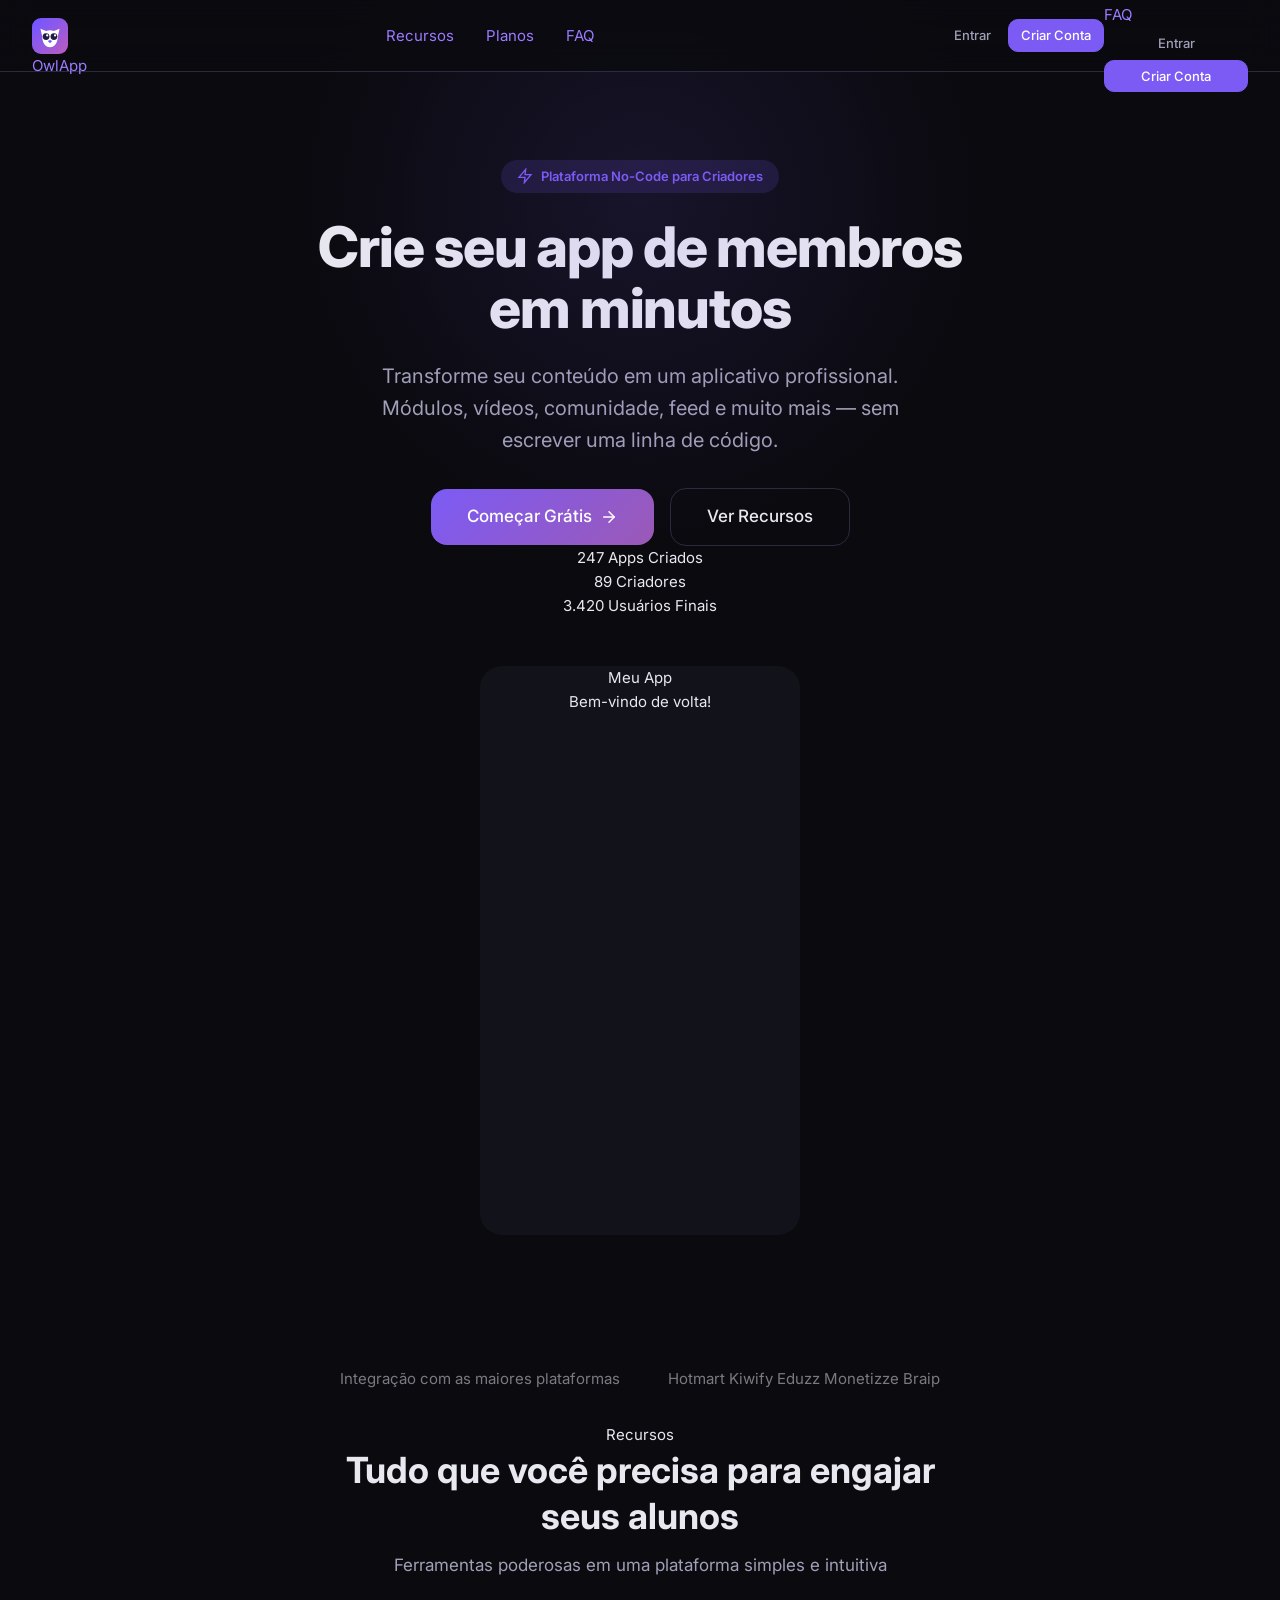
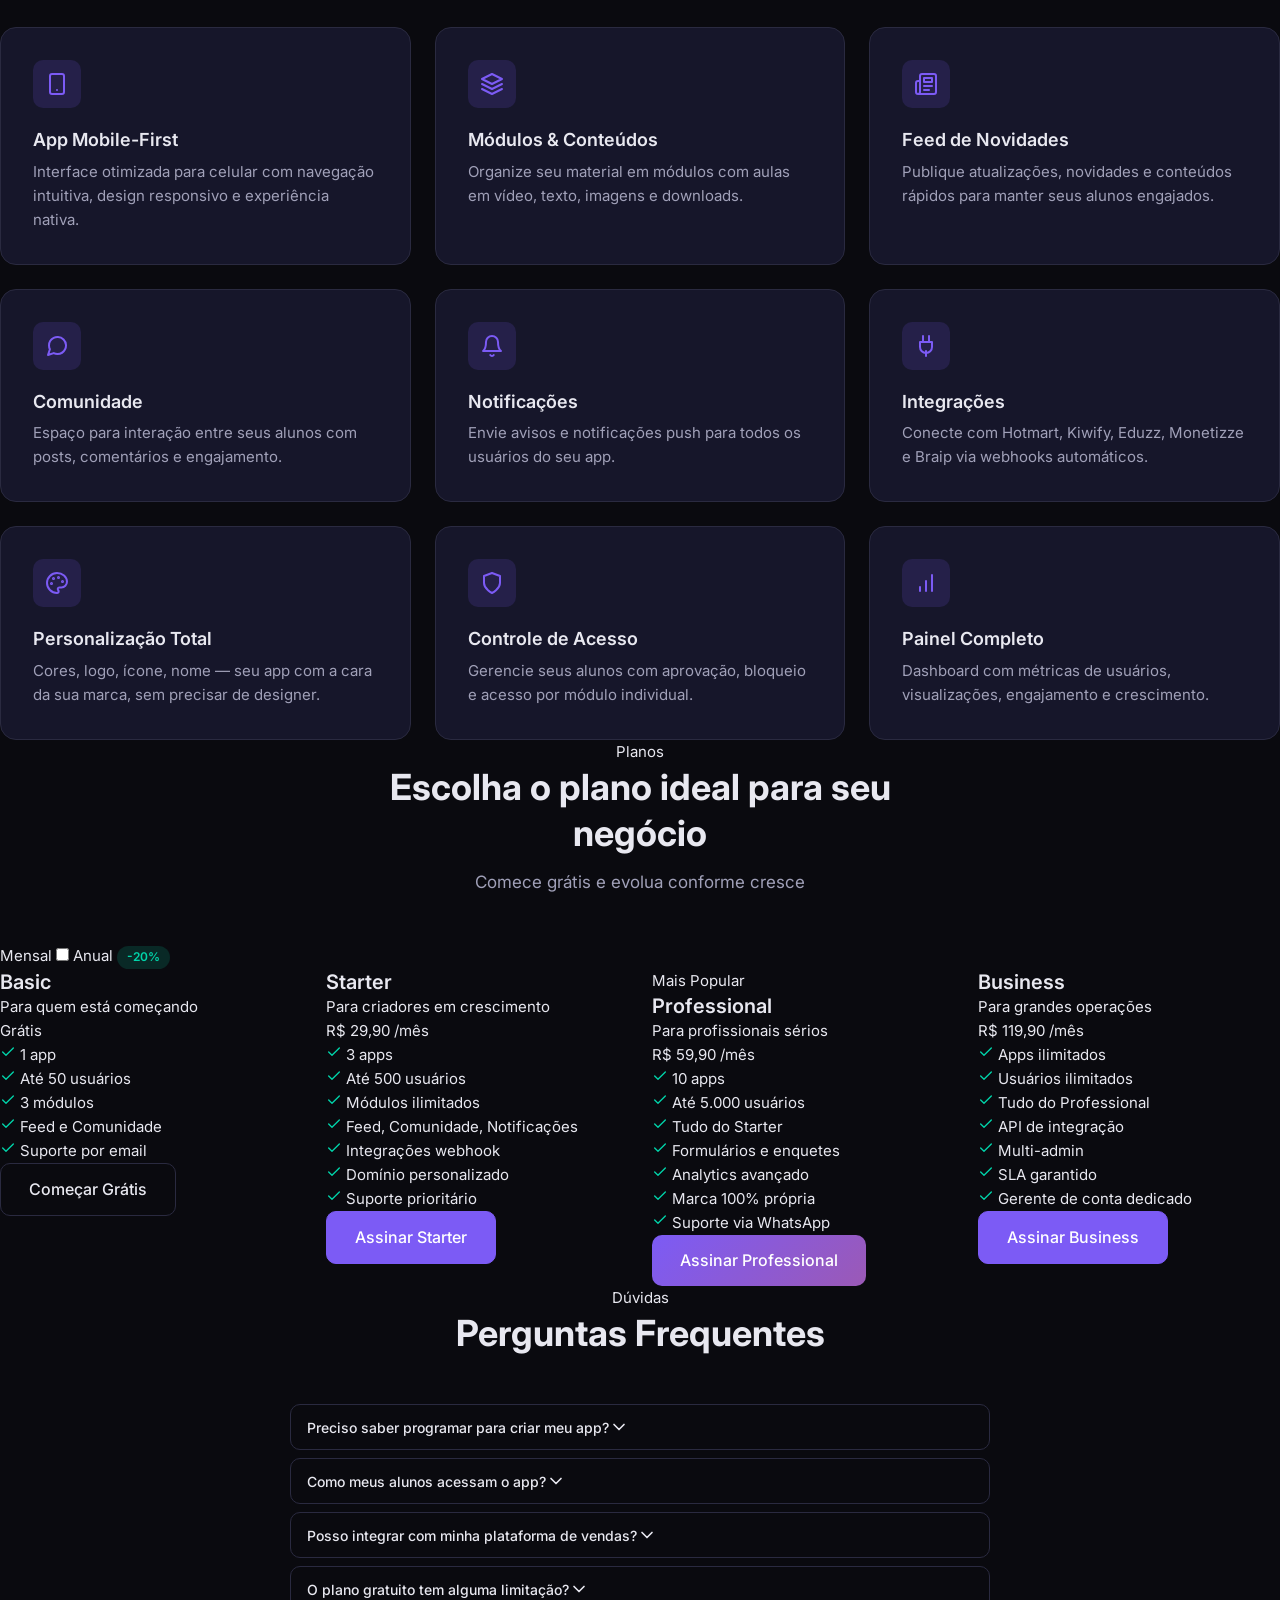
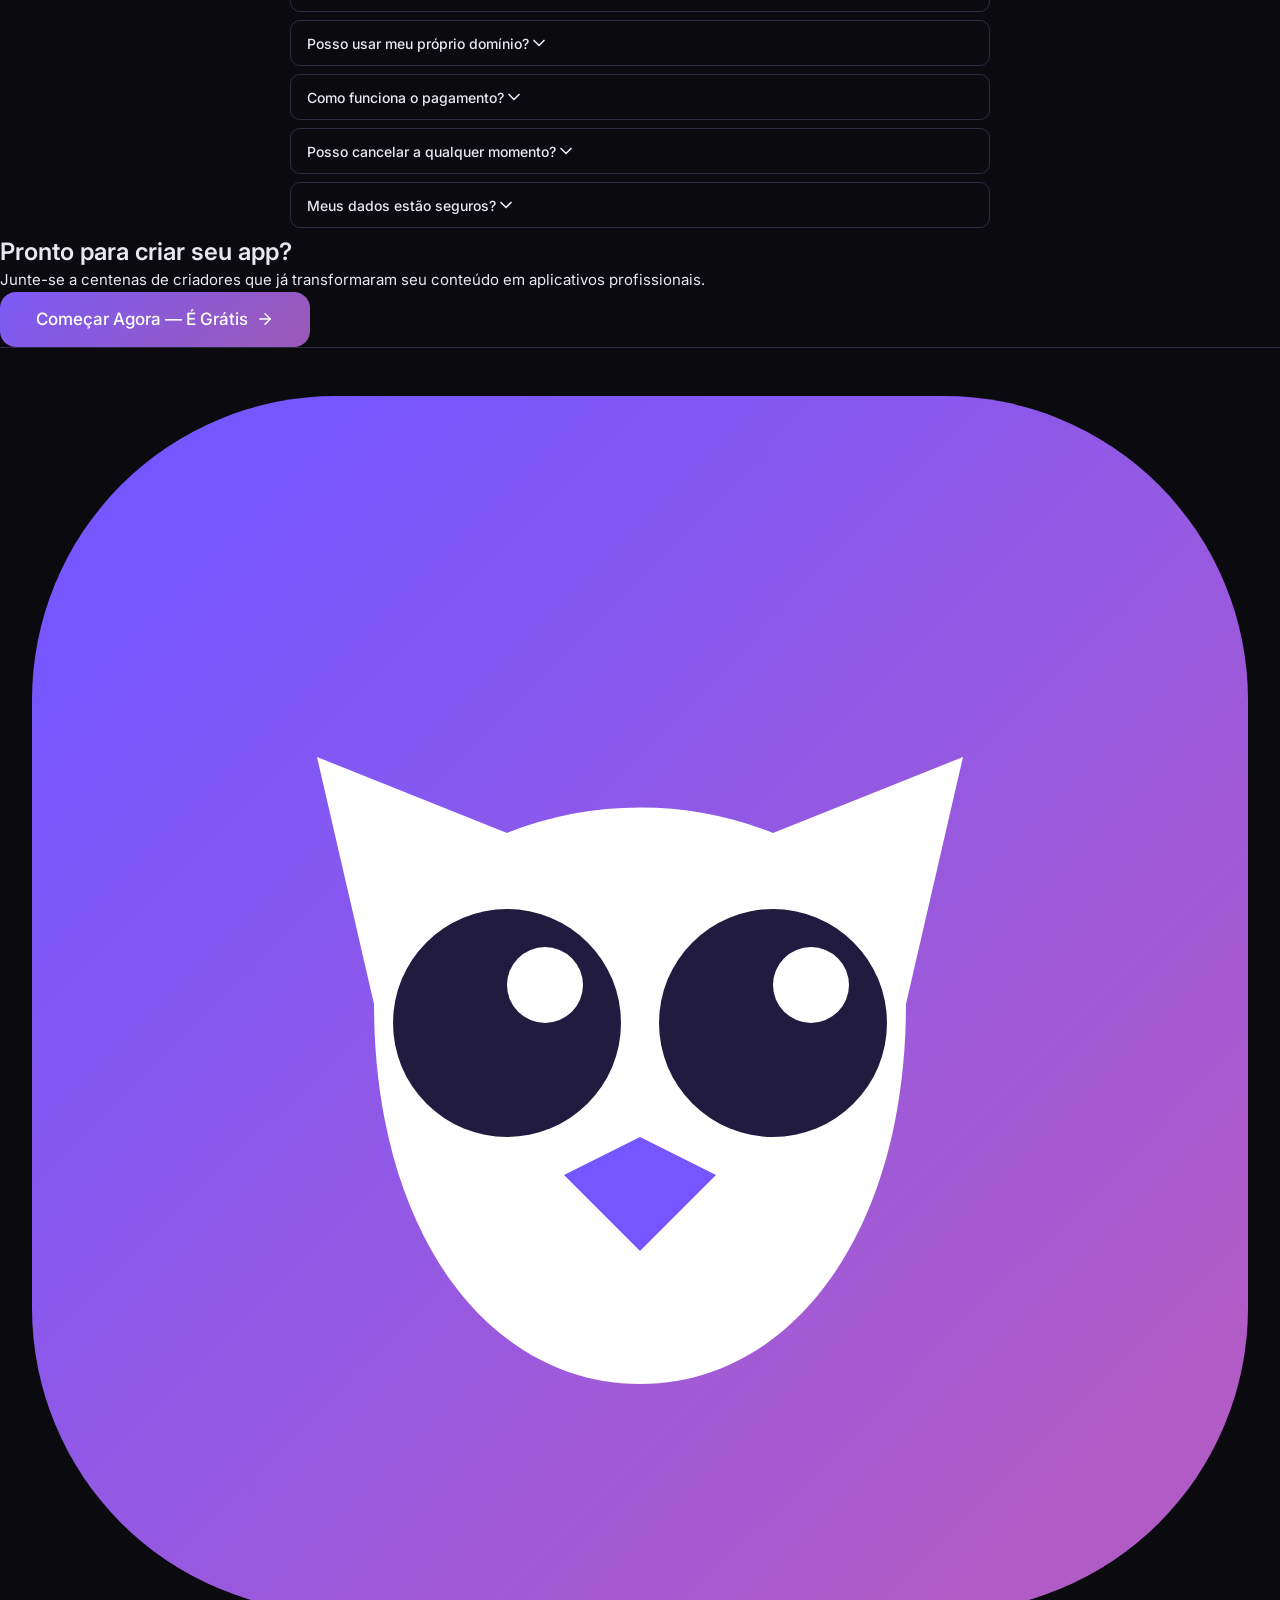
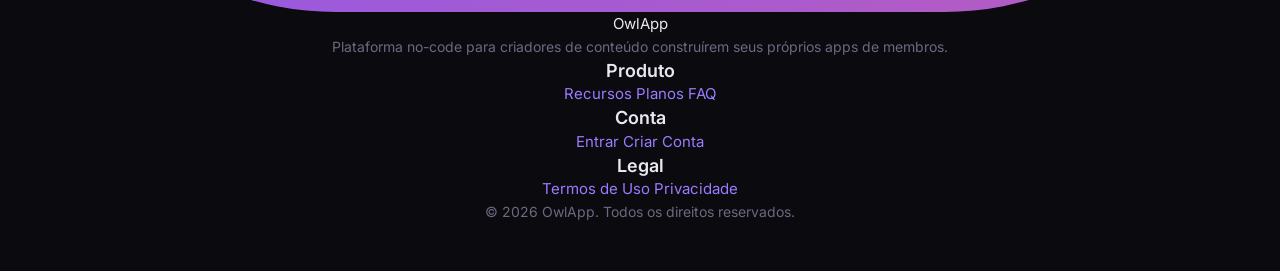
<file: index.html>
<!DOCTYPE html>
<html lang="pt-BR" data-theme="dark">
<head>
    <meta charset="UTF-8">
    <meta name="viewport" content="width=device-width, initial-scale=1.0">
    <meta name="description" content="OwlApp – Crie seu próprio app de área de membros em minutos. Sem código, sem complicação.">
    <meta name="theme-color" content="#7c3aed">
    <title>OwlApp – Crie seu App de Membros</title>
    <link rel="icon" href="owlapp-logo.svg" type="image/svg+xml">
    <link rel="preconnect" href="https://fonts.googleapis.com">
    <link rel="preconnect" href="https://fonts.gstatic.com" crossorigin>
    <link href="https://fonts.googleapis.com/css2?family=Inter:wght@300;400;500;600;700;800;900&display=swap" rel="stylesheet">
    <link rel="stylesheet" href="css/style.css">
</head>
<body>

    <!-- ========== NAVBAR ========== -->
    <nav class="landing-navbar" id="landingNavbar">
        <div class="landing-navbar-inner">
            <a href="/" class="landing-navbar-logo">
                <img src="owlapp-logo.svg" alt="OwlApp" class="landing-logo-img" id="landingLogoImg">
                <span class="landing-logo-text">OwlApp</span>
            </a>
            <div class="landing-navbar-links" id="landingNavLinks">
                <a href="#features" class="landing-nav-link">Recursos</a>
                <a href="#pricing" class="landing-nav-link">Planos</a>
                <a href="#faq" class="landing-nav-link">FAQ</a>
            </div>
            <div class="landing-navbar-actions">
                <button class="btn btn-ghost btn-sm" id="btnThemeToggleLanding" onclick="toggleTheme()" aria-label="Alternar tema">
                    <span id="themeIconLanding"></span>
                </button>
                <a href="login.html" class="btn btn-ghost btn-sm" id="btnLoginNav">Entrar</a>
                <a href="cadastro.html" class="btn btn-primary btn-sm" id="btnCadastroNav">Criar Conta</a>
                <button class="landing-mobile-toggle btn btn-ghost btn-icon btn-sm" id="btnMobileMenu" onclick="LandingPage.toggleMobileMenu()">
                    <svg width="24" height="24" viewBox="0 0 24 24" fill="none" stroke="currentColor" stroke-width="2" stroke-linecap="round" stroke-linejoin="round"><line x1="3" y1="12" x2="21" y2="12"/><line x1="3" y1="6" x2="21" y2="6"/><line x1="3" y1="18" x2="21" y2="18"/></svg>
                </button>
            </div>
        </div>
        <!-- Mobile Menu -->
        <div class="landing-mobile-menu" id="landingMobileMenu">
            <a href="#features" class="landing-mobile-link" onclick="LandingPage.closeMobileMenu()">Recursos</a>
            <a href="#pricing" class="landing-mobile-link" onclick="LandingPage.closeMobileMenu()">Planos</a>
            <a href="#faq" class="landing-mobile-link" onclick="LandingPage.closeMobileMenu()">FAQ</a>
            <div class="landing-mobile-actions">
                <a href="login.html" class="btn btn-ghost btn-sm" style="width:100%">Entrar</a>
                <a href="cadastro.html" class="btn btn-primary btn-sm" style="width:100%">Criar Conta</a>
            </div>
        </div>
    </nav>

    <!-- ========== HERO ========== -->
    <section class="landing-hero" id="hero">
        <div class="landing-hero-glow"></div>
        <div class="landing-hero-content">
            <div class="landing-hero-badge">
                <svg width="16" height="16" viewBox="0 0 24 24" fill="none" stroke="currentColor" stroke-width="2"><polygon points="13 2 3 14 12 14 11 22 21 10 12 10 13 2"/></svg>
                Plataforma No-Code para Criadores
            </div>
            <h1 class="landing-hero-title">
                Crie seu <span class="text-gradient">app de membros</span><br>
                em minutos
            </h1>
            <p class="landing-hero-subtitle">
                Transforme seu conteúdo em um aplicativo profissional. 
                Módulos, vídeos, comunidade, feed e muito mais — sem escrever uma linha de código.
            </p>
            <div class="landing-hero-buttons">
                <a href="cadastro.html" class="btn btn-gradient btn-xl">
                    Começar Grátis
                    <svg width="20" height="20" viewBox="0 0 24 24" fill="none" stroke="currentColor" stroke-width="2" stroke-linecap="round" stroke-linejoin="round"><line x1="5" y1="12" x2="19" y2="12"/><polyline points="12 5 19 12 12 19"/></svg>
                </a>
                <a href="#features" class="btn btn-secondary btn-xl">
                    Ver Recursos
                </a>
            </div>
            <div class="landing-hero-stats" id="heroStats">
                <div class="landing-hero-stat">
                    <span class="landing-hero-stat-number" id="statApps">0</span>
                    <span class="landing-hero-stat-label">Apps Criados</span>
                </div>
                <div class="landing-hero-stat">
                    <span class="landing-hero-stat-number" id="statCreators">0</span>
                    <span class="landing-hero-stat-label">Criadores</span>
                </div>
                <div class="landing-hero-stat">
                    <span class="landing-hero-stat-number" id="statUsers">0</span>
                    <span class="landing-hero-stat-label">Usuários Finais</span>
                </div>
            </div>
        </div>
        <div class="landing-hero-mockup">
            <div class="landing-phone-mockup" id="phoneMockup">
                <div class="landing-phone-screen">
                    <div class="landing-phone-header">
                        <div class="landing-phone-notch"></div>
                    </div>
                    <div class="landing-phone-content" id="phoneMockupContent">
                        <div class="landing-mockup-app-header">
                            <div class="landing-mockup-avatar"></div>
                            <div>
                                <div class="landing-mockup-title">Meu App</div>
                                <div class="landing-mockup-subtitle">Bem-vindo de volta!</div>
                            </div>
                        </div>
                        <div class="landing-mockup-card"></div>
                        <div class="landing-mockup-card landing-mockup-card-sm"></div>
                        <div class="landing-mockup-card landing-mockup-card-sm"></div>
                        <div class="landing-mockup-nav">
                            <div class="landing-mockup-nav-item active"></div>
                            <div class="landing-mockup-nav-item"></div>
                            <div class="landing-mockup-nav-item"></div>
                            <div class="landing-mockup-nav-item"></div>
                        </div>
                    </div>
                </div>
            </div>
        </div>
    </section>

    <!-- ========== LOGOS ========== -->
    <section class="landing-logos" id="logos">
        <p class="landing-logos-text">Integração com as maiores plataformas</p>
        <div class="landing-logos-row" id="logosRow">
            <span class="landing-logo-item">Hotmart</span>
            <span class="landing-logo-item">Kiwify</span>
            <span class="landing-logo-item">Eduzz</span>
            <span class="landing-logo-item">Monetizze</span>
            <span class="landing-logo-item">Braip</span>
        </div>
    </section>

    <!-- ========== FEATURES ========== -->
    <section class="landing-features" id="features">
        <div class="landing-section-header">
            <div class="landing-section-badge">Recursos</div>
            <h2 class="landing-section-title">Tudo que você precisa para <span class="text-gradient">engajar seus alunos</span></h2>
            <p class="landing-section-subtitle">Ferramentas poderosas em uma plataforma simples e intuitiva</p>
        </div>
        <div class="landing-features-grid" id="featuresGrid">
            <!-- Rendered by JS -->
        </div>
    </section>

    <!-- ========== PRICING ========== -->
    <section class="landing-pricing" id="pricing">
        <div class="landing-section-header">
            <div class="landing-section-badge">Planos</div>
            <h2 class="landing-section-title">Escolha o plano ideal para <span class="text-gradient">seu negócio</span></h2>
            <p class="landing-section-subtitle">Comece grátis e evolua conforme cresce</p>
        </div>
        <div class="landing-billing-toggle" id="billingToggle">
            <span class="landing-billing-label" id="billingMonthlyLabel">Mensal</span>
            <label class="toggle-switch">
                <input type="checkbox" id="billingToggleInput" onchange="LandingPage.toggleBilling()">
                <span class="toggle-slider"></span>
            </label>
            <span class="landing-billing-label" id="billingYearlyLabel">
                Anual <span class="badge badge-success">-20%</span>
            </span>
        </div>
        <div class="landing-pricing-grid" id="pricingGrid">
            <!-- Rendered by JS -->
        </div>
    </section>

    <!-- ========== FAQ ========== -->
    <section class="landing-faq" id="faq">
        <div class="landing-section-header">
            <div class="landing-section-badge">Dúvidas</div>
            <h2 class="landing-section-title">Perguntas <span class="text-gradient">Frequentes</span></h2>
        </div>
        <div class="landing-faq-list" id="faqList">
            <!-- Rendered by JS -->
        </div>
    </section>

    <!-- ========== CTA ========== -->
    <section class="landing-cta" id="cta">
        <div class="landing-cta-content">
            <h2 class="landing-cta-title">Pronto para criar seu app?</h2>
            <p class="landing-cta-subtitle">Junte-se a centenas de criadores que já transformaram seu conteúdo em aplicativos profissionais.</p>
            <a href="cadastro.html" class="btn btn-gradient btn-xl">
                Começar Agora — É Grátis
                <svg width="20" height="20" viewBox="0 0 24 24" fill="none" stroke="currentColor" stroke-width="2" stroke-linecap="round" stroke-linejoin="round"><line x1="5" y1="12" x2="19" y2="12"/><polyline points="12 5 19 12 12 19"/></svg>
            </a>
        </div>
    </section>

    <!-- ========== FOOTER ========== -->
    <footer class="landing-footer" id="footer">
        <div class="landing-footer-inner">
            <div class="landing-footer-brand">
                <img src="owlapp-logo.svg" alt="OwlApp" class="landing-footer-logo">
                <span class="landing-footer-name">OwlApp</span>
                <p class="landing-footer-desc">Plataforma no-code para criadores de conteúdo construírem seus próprios apps de membros.</p>
            </div>
            <div class="landing-footer-links">
                <div class="landing-footer-col">
                    <h4 class="landing-footer-col-title">Produto</h4>
                    <a href="#features" class="landing-footer-link">Recursos</a>
                    <a href="#pricing" class="landing-footer-link">Planos</a>
                    <a href="#faq" class="landing-footer-link">FAQ</a>
                </div>
                <div class="landing-footer-col">
                    <h4 class="landing-footer-col-title">Conta</h4>
                    <a href="login.html" class="landing-footer-link">Entrar</a>
                    <a href="cadastro.html" class="landing-footer-link">Criar Conta</a>
                </div>
                <div class="landing-footer-col">
                    <h4 class="landing-footer-col-title">Legal</h4>
                    <a href="#" class="landing-footer-link">Termos de Uso</a>
                    <a href="#" class="landing-footer-link">Privacidade</a>
                </div>
            </div>
        </div>
        <div class="landing-footer-bottom">
            <p>&copy; <span id="footerYear"></span> OwlApp. Todos os direitos reservados.</p>
        </div>
    </footer>

    <!-- Scripts -->
    <script src="js/app.js"></script>
    <script src="js/landing.js"></script>
</body>
</html>
</file>
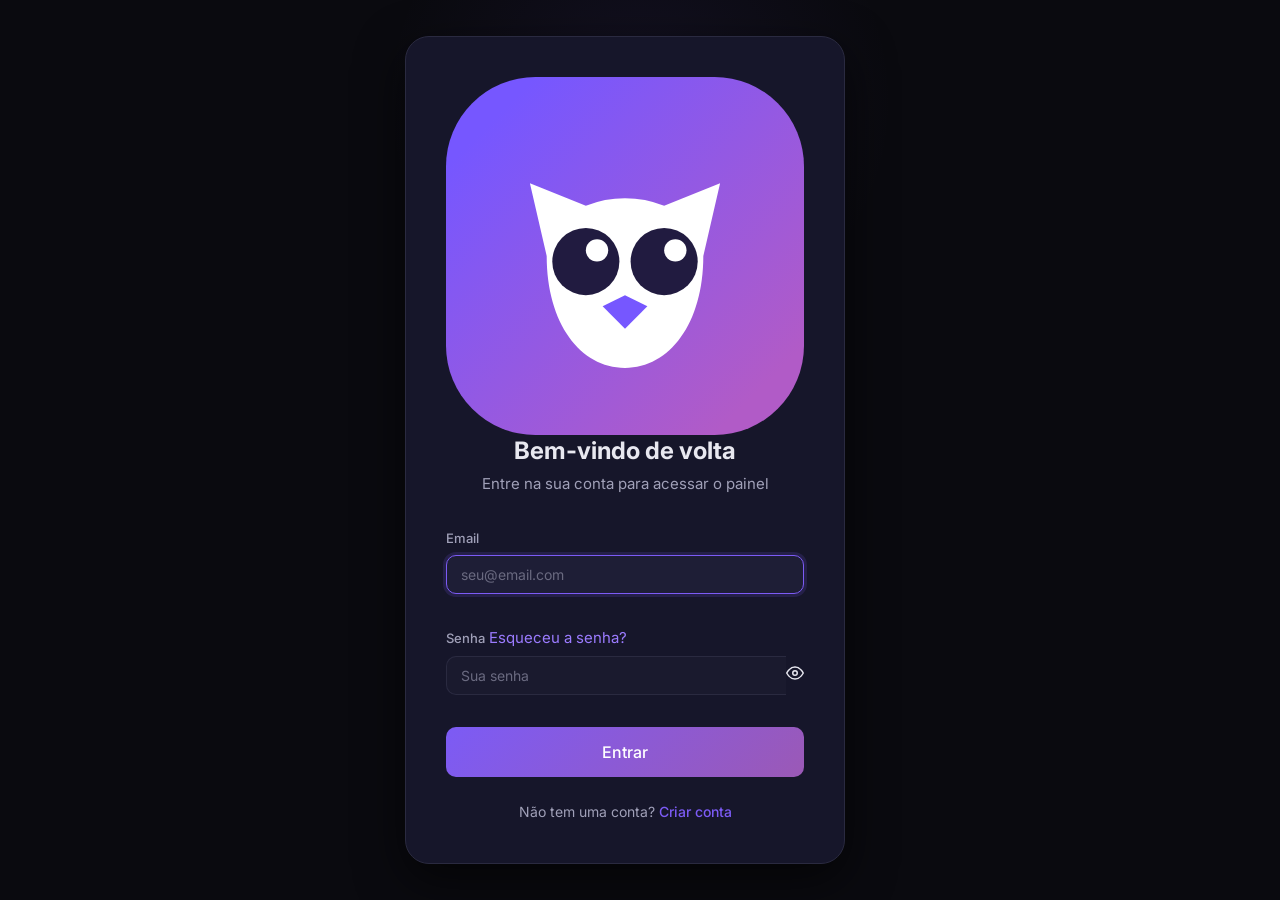
<file: app-contents.html>
<!DOCTYPE html>
<html lang="pt-BR" data-theme="dark">
<head>
    <meta charset="UTF-8">
    <meta name="viewport" content="width=device-width, initial-scale=1.0">
    <meta name="description" content="Conteúdos do Módulo – OwlApp Creator Hub">
    <meta name="theme-color" content="#7c3aed">
    <title>Conteúdos – OwlApp</title>
    <link rel="icon" href="owlapp-logo.svg" type="image/svg+xml">
    <link rel="preconnect" href="https://fonts.googleapis.com">
    <link rel="preconnect" href="https://fonts.gstatic.com" crossorigin>
    <link href="https://fonts.googleapis.com/css2?family=Inter:wght@300;400;500;600;700;800;900&display=swap" rel="stylesheet">
    <link rel="stylesheet" href="css/style.css">
</head>
<body>

    <div class="app-layout">
        <aside class="sidebar" id="sidebar"></aside>
        <div class="sidebar-overlay" id="sidebarOverlay" onclick="closeMobileSidebar()"></div>

        <main class="main-content">
            <header class="header" id="header"></header>

            <div class="content-body">

                <!-- Breadcrumb -->
                <div class="breadcrumb" id="breadcrumb">
                    <a href="apps.html" class="breadcrumb-link">Meus Apps</a>
                    <span class="breadcrumb-sep">/</span>
                    <a href="#" class="breadcrumb-link" id="breadcrumbAppLink">Editor</a>
                    <span class="breadcrumb-sep">/</span>
                    <a href="#" class="breadcrumb-link" id="breadcrumbModulesLink">Módulos</a>
                    <span class="breadcrumb-sep">/</span>
                    <span class="breadcrumb-current" id="breadcrumbModuleName">Conteúdos</span>
                </div>

                <!-- Page Header -->
                <div class="page-header">
                    <div class="page-header-info">
                        <h1 class="page-title" id="pageTitle">Conteúdos</h1>
                        <p class="page-subtitle" id="contentsCountText">Carregando...</p>
                    </div>
                    <div class="page-header-actions">
                        <button class="btn btn-primary" id="btnAddContent" onclick="ContentsPage.openAddModal()">
                            <svg width="18" height="18" viewBox="0 0 24 24" fill="none" stroke="currentColor" stroke-width="2" stroke-linecap="round" stroke-linejoin="round"><line x1="12" y1="5" x2="12" y2="19"/><line x1="5" y1="12" x2="19" y2="12"/></svg>
                            Novo Conteúdo
                        </button>
                    </div>
                </div>

                <!-- Loading -->
                <div class="spinner-container" id="contentsSpinner">
                    <div class="spinner"></div>
                </div>

                <!-- Empty State -->
                <div class="empty-state" id="contentsEmpty" style="display:none;">
                    <div class="empty-state-icon">
                        <svg width="48" height="48" viewBox="0 0 24 24" fill="none" stroke="currentColor" stroke-width="1.5" stroke-linecap="round" stroke-linejoin="round"><path d="M14 2H6a2 2 0 0 0-2 2v16a2 2 0 0 0 2 2h12a2 2 0 0 0 2-2V8z"/><polyline points="14 2 14 8 20 8"/></svg>
                    </div>
                    <h3 class="empty-state-title">Nenhum conteúdo</h3>
                    <p class="empty-state-text">Adicione aulas, vídeos, textos ou arquivos a este módulo.</p>
                    <button class="btn btn-primary" onclick="ContentsPage.openAddModal()">Adicionar Conteúdo</button>
                </div>

                <!-- Contents List (Sortable) -->
                <div class="contents-list" id="contentsList" style="display:none;"></div>

                <!-- Reorder Hint -->
                <p class="reorder-hint" id="reorderHint" style="display:none;">
                    <svg width="14" height="14" viewBox="0 0 24 24" fill="none" stroke="currentColor" stroke-width="2" stroke-linecap="round" stroke-linejoin="round"><polyline points="5 9 2 12 5 15"/><polyline points="9 5 12 2 15 5"/><polyline points="15 19 12 22 9 19"/><polyline points="19 9 22 12 19 15"/><line x1="2" y1="12" x2="22" y2="12"/><line x1="12" y1="2" x2="12" y2="22"/></svg>
                    Arraste para reordenar os conteúdos
                </p>

            </div>
        </main>
    </div>

    <!-- ═══════════ ADD / EDIT CONTENT MODAL ═══════════ -->
    <div class="modal-backdrop" id="modalContent">
        <div class="modal modal-lg">
            <div class="modal-header">
                <h3 class="modal-title" id="modalContentTitle">Novo Conteúdo</h3>
                <button class="modal-close" onclick="closeModal('modalContent')">&times;</button>
            </div>
            <div class="modal-body modal-body-scroll">

                <div class="form-group">
                    <label class="form-label" for="contentTitle">Título <span class="text-danger">*</span></label>
                    <input type="text" id="contentTitle" class="form-input" placeholder="Ex: Aula 01 – Introdução" maxlength="200" required>
                </div>

                <div class="form-row">
                    <div class="form-group form-group-half">
                        <label class="form-label" for="contentType">Tipo de Conteúdo <span class="text-danger">*</span></label>
                        <select id="contentType" class="form-select" onchange="ContentsPage.onTypeChange()">
                            <option value="video">Vídeo</option>
                            <option value="text">Texto / Artigo</option>
                            <option value="image">Imagem</option>
                            <option value="audio">Áudio</option>
                            <option value="pdf">PDF / Arquivo</option>
                            <option value="embed">Embed / Iframe</option>
                            <option value="quiz">Quiz / Formulário</option>
                            <option value="paint">Pintura</option>
                        </select>
                    </div>
                    <div class="form-group form-group-half">
                        <label class="form-label" for="contentStatus">Status</label>
                        <select id="contentStatus" class="form-select">
                            <option value="draft">Rascunho</option>
                            <option value="published">Publicado</option>
                        </select>
                    </div>
                </div>

                <!-- Dynamic Fields by Content Type -->

                <!-- VIDEO -->
                <div class="content-type-fields" id="fieldsVideo">
                    <div class="form-group">
                        <label class="form-label" for="contentVideoUrl">URL do Vídeo <span class="text-danger">*</span></label>
                        <input type="url" id="contentVideoUrl" class="form-input" placeholder="https://www.youtube.com/watch?v=... ou Vimeo, Panda, etc.">
                        <span class="form-hint">YouTube, Vimeo, Panda Video, Bunny Stream ou link direto .mp4</span>
                    </div>
                    <div class="form-group">
                        <label class="form-label" for="contentVideoDuration">Duração (minutos)</label>
                        <input type="number" id="contentVideoDuration" class="form-input" placeholder="15" min="0" step="1">
                    </div>
                </div>

                <!-- TEXT -->
                <div class="content-type-fields" id="fieldsText" style="display:none;">
                    <div class="form-group">
                        <label class="form-label" for="contentTextBody">Conteúdo (HTML ou Texto)</label>
                        <textarea id="contentTextBody" class="form-textarea form-textarea-tall" rows="10" placeholder="Escreva o conteúdo da aula aqui..."></textarea>
                        <span class="form-hint">Aceita HTML básico: &lt;h2&gt;, &lt;p&gt;, &lt;strong&gt;, &lt;em&gt;, &lt;ul&gt;, &lt;ol&gt;, &lt;a&gt;, &lt;img&gt;</span>
                    </div>
                </div>

                <!-- IMAGE -->
                <div class="content-type-fields" id="fieldsImage" style="display:none;">
                    <div class="form-group">
                        <label class="form-label" for="contentImageUrl">URL da Imagem</label>
                        <input type="url" id="contentImageUrl" class="form-input" placeholder="https://...">
                        <span class="form-hint">Ou faça upload abaixo.</span>
                    </div>
                    <div class="form-group">
                        <label class="form-label">Upload de Imagem</label>
                        <div class="image-upload" id="contentImageArea">
                            <div class="image-upload-placeholder" id="contentImagePlaceholder">
                                <svg width="32" height="32" viewBox="0 0 24 24" fill="none" stroke="currentColor" stroke-width="1.5" stroke-linecap="round" stroke-linejoin="round"><rect x="3" y="3" width="18" height="18" rx="2" ry="2"/><circle cx="8.5" cy="8.5" r="1.5"/><polyline points="21 15 16 10 5 21"/></svg>
                                <span>Clique ou arraste</span>
                                <span class="image-upload-hint">PNG, JPG ou WebP, máx 2 MB</span>
                            </div>
                            <div class="image-upload-preview" id="contentImagePreview" style="display:none;">
                                <img id="contentImagePreviewImg" src="" alt="Imagem">
                                <button type="button" class="image-upload-remove" onclick="ContentsPage.removeContentImage()" title="Remover">
                                    <svg width="16" height="16" viewBox="0 0 24 24" fill="none" stroke="currentColor" stroke-width="2"><line x1="18" y1="6" x2="6" y2="18"/><line x1="6" y1="6" x2="18" y2="18"/></svg>
                                </button>
                            </div>
                            <input type="file" id="contentImageFile" accept="image/png,image/jpeg,image/webp" style="display:none;" onchange="ContentsPage.handleContentImageUpload(event)">
                        </div>
                    </div>
                </div>

                <!-- AUDIO -->
                <div class="content-type-fields" id="fieldsAudio" style="display:none;">
                    <div class="form-group">
                        <label class="form-label" for="contentAudioUrl">URL do Áudio <span class="text-danger">*</span></label>
                        <input type="url" id="contentAudioUrl" class="form-input" placeholder="https://... (.mp3, .ogg)">
                    </div>
                    <div class="form-group">
                        <label class="form-label" for="contentAudioDuration">Duração (minutos)</label>
                        <input type="number" id="contentAudioDuration" class="form-input" placeholder="30" min="0" step="1">
                    </div>
                </div>

                <!-- PDF -->
                <div class="content-type-fields" id="fieldsPdf" style="display:none;">
                    <div class="form-group">
                        <label class="form-label" for="contentFileUrl">URL do Arquivo <span class="text-danger">*</span></label>
                        <input type="url" id="contentFileUrl" class="form-input" placeholder="https://... (.pdf, .zip, .docx)">
                        <span class="form-hint">Link direto para download do arquivo.</span>
                    </div>
                    <div class="form-group">
                        <label class="form-label" for="contentFileName">Nome do Arquivo</label>
                        <input type="text" id="contentFileName" class="form-input" placeholder="material-aula-01.pdf">
                    </div>
                </div>

                <!-- EMBED -->
                <div class="content-type-fields" id="fieldsEmbed" style="display:none;">
                    <div class="form-group">
                        <label class="form-label" for="contentEmbedUrl">URL para Embed</label>
                        <input type="url" id="contentEmbedUrl" class="form-input" placeholder="https://...">
                        <span class="form-hint">URL que será carregada dentro de um iframe.</span>
                    </div>
                    <div class="form-group">
                        <label class="form-label" for="contentEmbedCode">Ou Código HTML do Embed</label>
                        <textarea id="contentEmbedCode" class="form-textarea" rows="4" placeholder='<iframe src="..." ...></iframe>'></textarea>
                    </div>
                </div>

                <!-- QUIZ -->
                <div class="content-type-fields" id="fieldsQuiz" style="display:none;">
                    <div class="form-group">
                        <label class="form-label" for="contentQuizUrl">URL do Formulário</label>
                        <input type="url" id="contentQuizUrl" class="form-input" placeholder="https://forms.google.com/... ou Typeform">
                        <span class="form-hint">Google Forms, Typeform ou link externo de quiz.</span>
                    </div>
                </div>

                <!-- PAINT -->
                <div class="content-type-fields" id="fieldsPaint" style="display:none;">
                    <div class="form-group">
                        <label class="form-label" for="contentPaintBgUrl">Imagem de Fundo (para pintura)</label>
                        <input type="url" id="contentPaintBgUrl" class="form-input" placeholder="https://... (imagem para colorir)">
                        <span class="form-hint">Imagem que o usuário poderá pintar/colorir no app.</span>
                    </div>
                </div>

                <!-- Common fields -->
                <div class="form-divider"></div>

                <div class="form-group">
                    <label class="form-label" for="contentDescription">Descrição (opcional)</label>
                    <textarea id="contentDescription" class="form-textarea" rows="2" maxlength="500" placeholder="Descrição breve deste conteúdo..."></textarea>
                </div>

                <div class="form-group">
                    <label class="form-label">Thumbnail</label>
                    <div class="image-upload image-upload-sm" id="contentThumbArea">
                        <div class="image-upload-placeholder" id="contentThumbPlaceholder">
                            <svg width="24" height="24" viewBox="0 0 24 24" fill="none" stroke="currentColor" stroke-width="1.5" stroke-linecap="round" stroke-linejoin="round"><rect x="3" y="3" width="18" height="18" rx="2" ry="2"/><circle cx="8.5" cy="8.5" r="1.5"/><polyline points="21 15 16 10 5 21"/></svg>
                            <span>Thumbnail (opcional)</span>
                        </div>
                        <div class="image-upload-preview" id="contentThumbPreview" style="display:none;">
                            <img id="contentThumbPreviewImg" src="" alt="Thumbnail">
                            <button type="button" class="image-upload-remove" onclick="ContentsPage.removeThumb()" title="Remover">
                                <svg width="16" height="16" viewBox="0 0 24 24" fill="none" stroke="currentColor" stroke-width="2"><line x1="18" y1="6" x2="6" y2="18"/><line x1="6" y1="6" x2="18" y2="18"/></svg>
                            </button>
                        </div>
                        <input type="file" id="contentThumbFile" accept="image/png,image/jpeg,image/webp" style="display:none;" onchange="ContentsPage.handleThumbUpload(event)">
                    </div>
                </div>

                <div class="form-group">
                    <label class="form-label">Conteúdo Gratuito</label>
                    <label class="toggle-switch-label">
                        <input type="checkbox" id="contentIsFree" class="toggle-switch-input">
                        <span class="toggle-slider"></span>
                        <span class="toggle-switch-text">Liberar para todos (ignora restrição do módulo)</span>
                    </label>
                </div>

            </div>
            <div class="modal-footer">
                <button class="btn btn-ghost" onclick="closeModal('modalContent')">Cancelar</button>
                <button class="btn btn-primary" id="btnSaveContent" onclick="ContentsPage.saveContent()">Salvar</button>
            </div>
        </div>
    </div>

    <!-- ═══════════ DELETE CONTENT MODAL ═══════════ -->
    <div class="modal-backdrop" id="modalDeleteContent">
        <div class="modal confirm-modal">
            <div class="confirm-modal-icon confirm-modal-icon-danger">
                <svg width="32" height="32" viewBox="0 0 24 24" fill="none" stroke="currentColor" stroke-width="2" stroke-linecap="round" stroke-linejoin="round"><polyline points="3 6 5 6 21 6"/><path d="M19 6v14a2 2 0 0 1-2 2H7a2 2 0 0 1-2-2V6m3 0V4a2 2 0 0 1 2-2h4a2 2 0 0 1 2 2v2"/></svg>
            </div>
            <h3 class="confirm-modal-title">Excluir Conteúdo</h3>
            <p class="confirm-modal-text">Tem certeza que deseja excluir <strong id="deleteContentName"></strong>?</p>
            <div class="confirm-modal-actions">
                <button class="btn btn-ghost" onclick="closeModal('modalDeleteContent')">Cancelar</button>
                <button class="btn btn-danger" id="btnConfirmDeleteContent" onclick="ContentsPage.confirmDelete()">Excluir</button>
            </div>
        </div>
    </div>

    <!-- Toast Container -->
    <div id="toastContainer" class="toast-container"></div>

    <script src="js/app.js"></script>
    <script src="js/app-contents.js"></script>
</body>
</html>
</file>
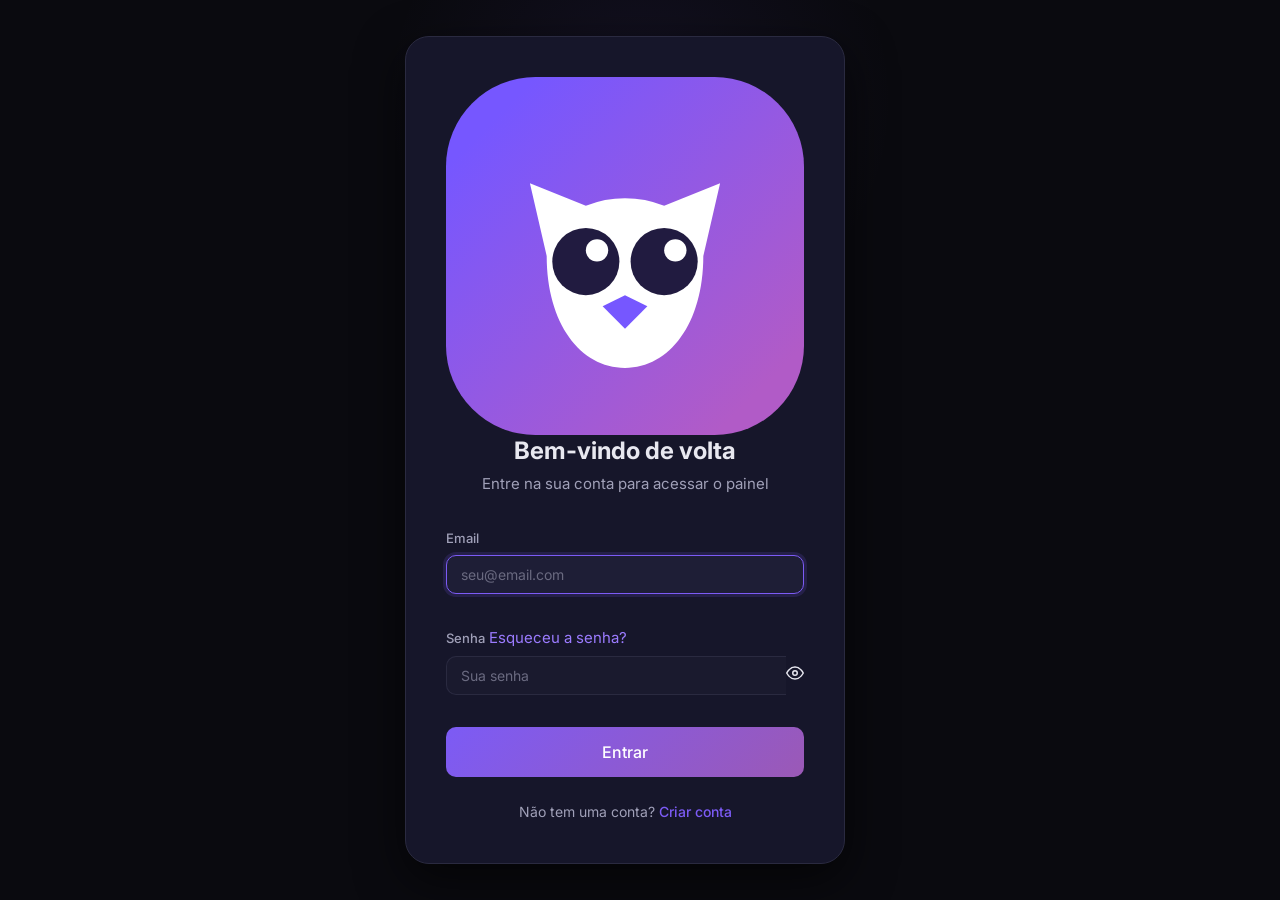
<file: app-editor.html>
<!DOCTYPE html>
<html lang="pt-BR" data-theme="dark">
<head>
    <meta charset="UTF-8">
    <meta name="viewport" content="width=device-width, initial-scale=1.0">
    <meta name="description" content="Editor do App – OwlApp Creator Hub">
    <meta name="theme-color" content="#7c3aed">
    <title>Editor do App – OwlApp</title>
    <link rel="icon" href="owlapp-logo.svg" type="image/svg+xml">
    <link rel="preconnect" href="https://fonts.googleapis.com">
    <link rel="preconnect" href="https://fonts.gstatic.com" crossorigin>
    <link href="https://fonts.googleapis.com/css2?family=Inter:wght@300;400;500;600;700;800;900&display=swap" rel="stylesheet">
    <link rel="stylesheet" href="css/style.css">
</head>
<body>

    <div class="app-layout">
        <aside class="sidebar" id="sidebar"></aside>
        <div class="sidebar-overlay" id="sidebarOverlay" onclick="closeMobileSidebar()"></div>

        <main class="main-content">
            <header class="header" id="header"></header>

            <div class="content-body">

                <!-- Page Header -->
                <div class="page-header">
                    <div class="page-header-info">
                        <h1 class="page-title" id="pageTitle">Editor do App</h1>
                        <p class="page-subtitle" id="pageSubtitle">Carregando...</p>
                    </div>
                    <div class="page-header-actions">
                        <a href="apps.html" class="btn btn-ghost btn-sm">
                            <svg width="16" height="16" viewBox="0 0 24 24" fill="none" stroke="currentColor" stroke-width="2" stroke-linecap="round" stroke-linejoin="round"><line x1="19" y1="12" x2="5" y2="12"/><polyline points="12 19 5 12 12 5"/></svg>
                            Meus Apps
                        </a>
                        <a href="#" class="btn btn-ghost btn-sm" id="btnOpenApp" target="_blank" style="display:none;">
                            <svg width="16" height="16" viewBox="0 0 24 24" fill="none" stroke="currentColor" stroke-width="2" stroke-linecap="round" stroke-linejoin="round"><path d="M18 13v6a2 2 0 0 1-2 2H5a2 2 0 0 1-2-2V8a2 2 0 0 1 2-2h6"/><polyline points="15 3 21 3 21 9"/><line x1="10" y1="14" x2="21" y2="3"/></svg>
                            Abrir App
                        </a>
                    </div>
                </div>

                <!-- Editor Tabs -->
                <div class="editor-nav" id="editorNav">
                    <button class="editor-nav-item active" data-tab="general" onclick="AppEditorPage.switchTab('general')">
                        <svg width="16" height="16" viewBox="0 0 24 24" fill="none" stroke="currentColor" stroke-width="2" stroke-linecap="round" stroke-linejoin="round"><circle cx="12" cy="12" r="3"/><path d="M19.4 15a1.65 1.65 0 0 0 .33 1.82l.06.06a2 2 0 0 1 0 2.83 2 2 0 0 1-2.83 0l-.06-.06a1.65 1.65 0 0 0-1.82-.33 1.65 1.65 0 0 0-1 1.51V21a2 2 0 0 1-2 2 2 2 0 0 1-2-2v-.09A1.65 1.65 0 0 0 9 19.4a1.65 1.65 0 0 0-1.82.33l-.06.06a2 2 0 0 1-2.83 0 2 2 0 0 1 0-2.83l.06-.06A1.65 1.65 0 0 0 4.68 15a1.65 1.65 0 0 0-1.51-1H3a2 2 0 0 1-2-2 2 2 0 0 1 2-2h.09A1.65 1.65 0 0 0 4.6 9a1.65 1.65 0 0 0-.33-1.82l-.06-.06a2 2 0 0 1 0-2.83 2 2 0 0 1 2.83 0l.06.06A1.65 1.65 0 0 0 9 4.68a1.65 1.65 0 0 0 1-1.51V3a2 2 0 0 1 2-2 2 2 0 0 1 2 2v.09a1.65 1.65 0 0 0 1 1.51 1.65 1.65 0 0 0 1.82-.33l.06-.06a2 2 0 0 1 2.83 0 2 2 0 0 1 0 2.83l-.06.06A1.65 1.65 0 0 0 19.4 9a1.65 1.65 0 0 0 1.51 1H21a2 2 0 0 1 2 2 2 2 0 0 1-2 2h-.09a1.65 1.65 0 0 0-1.51 1z"/></svg>
                        Geral
                    </button>
                    <button class="editor-nav-item" data-tab="appearance" onclick="AppEditorPage.switchTab('appearance')">
                        <svg width="16" height="16" viewBox="0 0 24 24" fill="none" stroke="currentColor" stroke-width="2" stroke-linecap="round" stroke-linejoin="round"><path d="M12 2.69l5.66 5.66a8 8 0 1 1-11.31 0z"/></svg>
                        Aparência
                    </button>
                    <button class="editor-nav-item" data-tab="slugs" onclick="AppEditorPage.switchTab('slugs')">
                        <svg width="16" height="16" viewBox="0 0 24 24" fill="none" stroke="currentColor" stroke-width="2" stroke-linecap="round" stroke-linejoin="round"><path d="M10 13a5 5 0 0 0 7.54.54l3-3a5 5 0 0 0-7.07-7.07l-1.72 1.71"/><path d="M14 11a5 5 0 0 0-7.54-.54l-3 3a5 5 0 0 0 7.07 7.07l1.71-1.71"/></svg>
                        URLs / Slugs
                    </button>
                    <button class="editor-nav-item" data-tab="domains" onclick="AppEditorPage.switchTab('domains')">
                        <svg width="16" height="16" viewBox="0 0 24 24" fill="none" stroke="currentColor" stroke-width="2" stroke-linecap="round" stroke-linejoin="round"><circle cx="12" cy="12" r="10"/><line x1="2" y1="12" x2="22" y2="12"/><path d="M12 2a15.3 15.3 0 0 1 4 10 15.3 15.3 0 0 1-4 10 15.3 15.3 0 0 1-4-10 15.3 15.3 0 0 1 4-10z"/></svg>
                        Domínios
                    </button>
                    <button class="editor-nav-item" data-tab="advanced" onclick="AppEditorPage.switchTab('advanced')">
                        <svg width="16" height="16" viewBox="0 0 24 24" fill="none" stroke="currentColor" stroke-width="2" stroke-linecap="round" stroke-linejoin="round"><polyline points="4 17 10 11 4 5"/><line x1="12" y1="19" x2="20" y2="19"/></svg>
                        Avançado
                    </button>
                </div>

                <!-- Loading -->
                <div class="spinner-container" id="editorSpinner">
                    <div class="spinner"></div>
                </div>

                <!-- ═══════════ TAB: GENERAL ═══════════ -->
                <div class="editor-tab-panel active" id="tabGeneral" style="display:none;">
                    <form id="formGeneral" onsubmit="return false;">
                        <div class="card">
                            <div class="card-header">
                                <h2 class="card-title">Informações Gerais</h2>
                            </div>
                            <div class="card-body">
                                <div class="form-group">
                                    <label class="form-label" for="editAppName">Nome do App <span class="text-danger">*</span></label>
                                    <input type="text" id="editAppName" class="form-input" maxlength="100" required>
                                </div>
                                <div class="form-group">
                                    <label class="form-label" for="editDescription">Descrição</label>
                                    <textarea id="editDescription" class="form-textarea" rows="3" maxlength="500"></textarea>
                                    <span class="form-hint"><span id="editDescCount">0</span>/500</span>
                                </div>
                                <div class="form-row">
                                    <div class="form-group form-group-half">
                                        <label class="form-label" for="editCategory">Categoria</label>
                                        <select id="editCategory" class="form-select">
                                            <option value="">Selecione...</option>
                                            <option value="education">Educação</option>
                                            <option value="fitness">Fitness & Saúde</option>
                                            <option value="business">Negócios</option>
                                            <option value="technology">Tecnologia</option>
                                            <option value="marketing">Marketing</option>
                                            <option value="design">Design</option>
                                            <option value="finance">Finanças</option>
                                            <option value="lifestyle">Estilo de Vida</option>
                                            <option value="music">Música</option>
                                            <option value="cooking">Culinária</option>
                                            <option value="other">Outro</option>
                                        </select>
                                    </div>
                                    <div class="form-group form-group-half">
                                        <label class="form-label" for="editVisibility">Visibilidade</label>
                                        <select id="editVisibility" class="form-select">
                                            <option value="private">Privado</option>
                                            <option value="public">Público</option>
                                        </select>
                                    </div>
                                </div>
                                <div class="form-group">
                                    <label class="form-label" for="editPublished">Status de Publicação</label>
                                    <label class="toggle-switch-label">
                                        <input type="checkbox" id="editPublished" class="toggle-switch-input">
                                        <span class="toggle-slider"></span>
                                        <span class="toggle-switch-text" id="editPublishedText">Rascunho</span>
                                    </label>
                                </div>
                            </div>
                            <div class="card-footer">
                                <button class="btn btn-primary" id="btnSaveGeneral" onclick="AppEditorPage.saveGeneral()">
                                    <svg width="16" height="16" viewBox="0 0 24 24" fill="none" stroke="currentColor" stroke-width="2" stroke-linecap="round" stroke-linejoin="round"><path d="M19 21H5a2 2 0 0 1-2-2V5a2 2 0 0 1 2-2h11l5 5v11a2 2 0 0 1-2 2z"/><polyline points="17 21 17 13 7 13 7 21"/><polyline points="7 3 7 8 15 8"/></svg>
                                    Salvar Alterações
                                </button>
                            </div>
                        </div>
                    </form>

                    <!-- Quick Links -->
                    <div class="card" style="margin-top:1rem;">
                        <div class="card-header">
                            <h2 class="card-title">Gerenciar</h2>
                        </div>
                        <div class="card-body">
                            <div class="quick-links-grid" id="quickLinksGrid">
                                <!-- populated by JS -->
                            </div>
                        </div>
                    </div>
                </div>

                <!-- ═══════════ TAB: APPEARANCE ═══════════ -->
                <div class="editor-tab-panel" id="tabAppearance" style="display:none;">
                    <form id="formAppearance" onsubmit="return false;">
                        <div class="card">
                            <div class="card-header">
                                <h2 class="card-title">Cores</h2>
                            </div>
                            <div class="card-body">
                                <div class="form-row">
                                    <div class="form-group form-group-half">
                                        <label class="form-label" for="editPrimaryColor">Cor Principal</label>
                                        <div class="color-picker-wrap">
                                            <input type="color" id="editPrimaryColor" class="color-picker-input" value="#7c3aed">
                                            <span class="color-picker-value" id="editPrimaryColorVal">#7c3aed</span>
                                        </div>
                                    </div>
                                    <div class="form-group form-group-half">
                                        <label class="form-label" for="editSecondaryColor">Cor Secundária</label>
                                        <div class="color-picker-wrap">
                                            <input type="color" id="editSecondaryColor" class="color-picker-input" value="#06b6d4">
                                            <span class="color-picker-value" id="editSecondaryColorVal">#06b6d4</span>
                                        </div>
                                    </div>
                                </div>
                            </div>
                        </div>

                        <div class="card" style="margin-top:1rem;">
                            <div class="card-header">
                                <h2 class="card-title">Imagens</h2>
                            </div>
                            <div class="card-body">
                                <div class="form-group">
                                    <label class="form-label">Ícone do App</label>
                                    <div class="image-upload" id="editIconArea">
                                        <div class="image-upload-placeholder" id="editIconPlaceholder">
                                            <svg width="32" height="32" viewBox="0 0 24 24" fill="none" stroke="currentColor" stroke-width="1.5" stroke-linecap="round" stroke-linejoin="round"><rect x="3" y="3" width="18" height="18" rx="2" ry="2"/><circle cx="8.5" cy="8.5" r="1.5"/><polyline points="21 15 16 10 5 21"/></svg>
                                            <span>Clique ou arraste uma imagem</span>
                                            <span class="image-upload-hint">PNG ou JPG, 512×512, máx 2 MB</span>
                                        </div>
                                        <div class="image-upload-preview" id="editIconPreview" style="display:none;">
                                            <img id="editIconPreviewImg" src="" alt="Ícone">
                                            <button type="button" class="image-upload-remove" onclick="AppEditorPage.removeImage('icon')" title="Remover">
                                                <svg width="16" height="16" viewBox="0 0 24 24" fill="none" stroke="currentColor" stroke-width="2"><line x1="18" y1="6" x2="6" y2="18"/><line x1="6" y1="6" x2="18" y2="18"/></svg>
                                            </button>
                                        </div>
                                        <input type="file" id="editIconFile" accept="image/png,image/jpeg,image/webp" style="display:none;" onchange="AppEditorPage.handleImageUpload(event,'icon')">
                                    </div>
                                </div>
                                <div class="form-group">
                                    <label class="form-label">Logo do App</label>
                                    <div class="image-upload" id="editLogoArea">
                                        <div class="image-upload-placeholder" id="editLogoPlaceholder">
                                            <svg width="32" height="32" viewBox="0 0 24 24" fill="none" stroke="currentColor" stroke-width="1.5" stroke-linecap="round" stroke-linejoin="round"><rect x="3" y="3" width="18" height="18" rx="2" ry="2"/><circle cx="8.5" cy="8.5" r="1.5"/><polyline points="21 15 16 10 5 21"/></svg>
                                            <span>Clique ou arraste uma imagem</span>
                                            <span class="image-upload-hint">PNG ou JPG, retangular, máx 2 MB</span>
                                        </div>
                                        <div class="image-upload-preview" id="editLogoPreview" style="display:none;">
                                            <img id="editLogoPreviewImg" src="" alt="Logo">
                                            <button type="button" class="image-upload-remove" onclick="AppEditorPage.removeImage('logo')" title="Remover">
                                                <svg width="16" height="16" viewBox="0 0 24 24" fill="none" stroke="currentColor" stroke-width="2"><line x1="18" y1="6" x2="6" y2="18"/><line x1="6" y1="6" x2="18" y2="18"/></svg>
                                            </button>
                                        </div>
                                        <input type="file" id="editLogoFile" accept="image/png,image/jpeg,image/webp" style="display:none;" onchange="AppEditorPage.handleImageUpload(event,'logo')">
                                    </div>
                                </div>
                            </div>
                            <div class="card-footer">
                                <button class="btn btn-primary" id="btnSaveAppearance" onclick="AppEditorPage.saveAppearance()">
                                    <svg width="16" height="16" viewBox="0 0 24 24" fill="none" stroke="currentColor" stroke-width="2" stroke-linecap="round" stroke-linejoin="round"><path d="M19 21H5a2 2 0 0 1-2-2V5a2 2 0 0 1 2-2h11l5 5v11a2 2 0 0 1-2 2z"/><polyline points="17 21 17 13 7 13 7 21"/><polyline points="7 3 7 8 15 8"/></svg>
                                    Salvar Aparência
                                </button>
                            </div>
                        </div>
                    </form>
                </div>

                <!-- ═══════════ TAB: SLUGS ═══════════ -->
                <div class="editor-tab-panel" id="tabSlugs" style="display:none;">
                    <div class="card">
                        <div class="card-header">
                            <h2 class="card-title">URLs / Slugs</h2>
                            <button class="btn btn-primary btn-sm" onclick="AppEditorPage.openAddSlugModal()">
                                <svg width="16" height="16" viewBox="0 0 24 24" fill="none" stroke="currentColor" stroke-width="2" stroke-linecap="round" stroke-linejoin="round"><line x1="12" y1="5" x2="12" y2="19"/><line x1="5" y1="12" x2="19" y2="12"/></svg>
                                Adicionar Slug
                            </button>
                        </div>
                        <div class="card-body">
                            <p class="form-hint" style="margin-bottom:1rem;">O slug primário é a URL principal do seu app. Slugs adicionais redirecionam para o primário.</p>
                            <div class="spinner-container spinner-sm" id="slugsSpinner" style="display:none;">
                                <div class="spinner spinner-sm"></div>
                            </div>
                            <div id="slugsList"></div>
                        </div>
                    </div>
                </div>

                <!-- ═══════════ TAB: DOMAINS ═══════════ -->
                <div class="editor-tab-panel" id="tabDomains" style="display:none;">
                    <div class="card">
                        <div class="card-header">
                            <h2 class="card-title">Domínios Personalizados</h2>
                            <button class="btn btn-primary btn-sm" onclick="AppEditorPage.openAddDomainModal()">
                                <svg width="16" height="16" viewBox="0 0 24 24" fill="none" stroke="currentColor" stroke-width="2" stroke-linecap="round" stroke-linejoin="round"><line x1="12" y1="5" x2="12" y2="19"/><line x1="5" y1="12" x2="19" y2="12"/></svg>
                                Adicionar Domínio
                            </button>
                        </div>
                        <div class="card-body">
                            <p class="form-hint" style="margin-bottom:1rem;">Conecte um domínio personalizado ao seu app. Configure o CNAME no seu provedor DNS apontando para <code>owlapp.com</code>.</p>
                            <div class="spinner-container spinner-sm" id="domainsSpinner" style="display:none;">
                                <div class="spinner spinner-sm"></div>
                            </div>
                            <div id="domainsList"></div>
                            <div class="empty-state-inline" id="domainsEmpty" style="display:none;">
                                <p class="text-muted">Nenhum domínio personalizado configurado.</p>
                            </div>
                        </div>
                    </div>
                </div>

                <!-- ═══════════ TAB: ADVANCED ═══════════ -->
                <div class="editor-tab-panel" id="tabAdvanced" style="display:none;">
                    <div class="card">
                        <div class="card-header">
                            <h2 class="card-title">Configurações do App</h2>
                        </div>
                        <div class="card-body">
                            <div class="form-group">
                                <label class="form-label">Login com Email</label>
                                <label class="toggle-switch-label">
                                    <input type="checkbox" id="editLoginEmail" class="toggle-switch-input" checked>
                                    <span class="toggle-slider"></span>
                                    <span class="toggle-switch-text">Permitir login por email</span>
                                </label>
                            </div>
                            <div class="form-group">
                                <label class="form-label">Aprovação Manual</label>
                                <label class="toggle-switch-label">
                                    <input type="checkbox" id="editRequireApproval" class="toggle-switch-input">
                                    <span class="toggle-slider"></span>
                                    <span class="toggle-switch-text">Exigir aprovação para novos usuários</span>
                                </label>
                            </div>
                            <div class="form-group">
                                <label class="form-label">Comunidade</label>
                                <label class="toggle-switch-label">
                                    <input type="checkbox" id="editEnableCommunity" class="toggle-switch-input" checked>
                                    <span class="toggle-slider"></span>
                                    <span class="toggle-switch-text">Habilitar área de comunidade</span>
                                </label>
                            </div>
                            <div class="form-group">
                                <label class="form-label">Feed</label>
                                <label class="toggle-switch-label">
                                    <input type="checkbox" id="editEnableFeed" class="toggle-switch-input" checked>
                                    <span class="toggle-slider"></span>
                                    <span class="toggle-switch-text">Habilitar feed de novidades</span>
                                </label>
                            </div>
                        </div>
                        <div class="card-footer">
                            <button class="btn btn-primary" id="btnSaveAdvanced" onclick="AppEditorPage.saveAdvanced()">
                                <svg width="16" height="16" viewBox="0 0 24 24" fill="none" stroke="currentColor" stroke-width="2" stroke-linecap="round" stroke-linejoin="round"><path d="M19 21H5a2 2 0 0 1-2-2V5a2 2 0 0 1 2-2h11l5 5v11a2 2 0 0 1-2 2z"/><polyline points="17 21 17 13 7 13 7 21"/><polyline points="7 3 7 8 15 8"/></svg>
                                Salvar Configurações
                            </button>
                        </div>
                    </div>

                    <!-- Danger Zone -->
                    <div class="card card-danger" style="margin-top:1.5rem;">
                        <div class="card-header">
                            <h2 class="card-title text-danger">Zona de Perigo</h2>
                        </div>
                        <div class="card-body">
                            <div class="danger-action">
                                <div class="danger-action-info">
                                    <strong>Excluir este app</strong>
                                    <p class="text-muted">Todos os dados serão removidos permanentemente.</p>
                                </div>
                                <button class="btn btn-danger-outline btn-sm" onclick="AppEditorPage.openDeleteModal()">Excluir App</button>
                            </div>
                        </div>
                    </div>
                </div>

            </div>
        </main>
    </div>

    <!-- ═══════════ MODALS ═══════════ -->

    <!-- Add Slug Modal -->
    <div class="modal-backdrop" id="modalAddSlug">
        <div class="modal">
            <div class="modal-header">
                <h3 class="modal-title">Adicionar Slug</h3>
                <button class="modal-close" onclick="closeModal('modalAddSlug')">&times;</button>
            </div>
            <div class="modal-body">
                <div class="form-group">
                    <label class="form-label" for="newSlugInput">Novo Slug</label>
                    <div class="input-group">
                        <span class="input-group-prefix">owlapp.com/app/</span>
                        <input type="text" id="newSlugInput" class="form-input" placeholder="novo-slug" maxlength="60" autocomplete="off">
                    </div>
                    <span class="form-hint" id="newSlugHint">Apenas letras minúsculas, números e hifens.</span>
                </div>
            </div>
            <div class="modal-footer">
                <button class="btn btn-ghost" onclick="closeModal('modalAddSlug')">Cancelar</button>
                <button class="btn btn-primary" id="btnSaveSlug" onclick="AppEditorPage.saveNewSlug()">Adicionar</button>
            </div>
        </div>
    </div>

    <!-- Add Domain Modal -->
    <div class="modal-backdrop" id="modalAddDomain">
        <div class="modal">
            <div class="modal-header">
                <h3 class="modal-title">Adicionar Domínio</h3>
                <button class="modal-close" onclick="closeModal('modalAddDomain')">&times;</button>
            </div>
            <div class="modal-body">
                <div class="form-group">
                    <label class="form-label" for="newDomainInput">Domínio</label>
                    <input type="text" id="newDomainInput" class="form-input" placeholder="app.seudominio.com.br" autocomplete="off">
                    <span class="form-hint">Configure um registro CNAME apontando para <code>owlapp.com</code></span>
                </div>
            </div>
            <div class="modal-footer">
                <button class="btn btn-ghost" onclick="closeModal('modalAddDomain')">Cancelar</button>
                <button class="btn btn-primary" id="btnSaveDomain" onclick="AppEditorPage.saveNewDomain()">Adicionar</button>
            </div>
        </div>
    </div>

    <!-- Delete App Modal -->
    <div class="modal-backdrop" id="modalDeleteApp">
        <div class="modal confirm-modal">
            <div class="confirm-modal-icon confirm-modal-icon-danger">
                <svg width="32" height="32" viewBox="0 0 24 24" fill="none" stroke="currentColor" stroke-width="2" stroke-linecap="round" stroke-linejoin="round"><polyline points="3 6 5 6 21 6"/><path d="M19 6v14a2 2 0 0 1-2 2H7a2 2 0 0 1-2-2V6m3 0V4a2 2 0 0 1 2-2h4a2 2 0 0 1 2 2v2"/></svg>
            </div>
            <h3 class="confirm-modal-title">Excluir App</h3>
            <p class="confirm-modal-text">Esta ação é irreversível. Digite <strong id="deleteConfirmName"></strong> para confirmar.</p>
            <div class="form-group">
                <input type="text" id="deleteConfirmInput" class="form-input" placeholder="Digite o nome do app" autocomplete="off">
            </div>
            <div class="confirm-modal-actions">
                <button class="btn btn-ghost" onclick="closeModal('modalDeleteApp')">Cancelar</button>
                <button class="btn btn-danger" id="btnConfirmDeleteApp" onclick="AppEditorPage.confirmDeleteApp()" disabled>Excluir Permanentemente</button>
            </div>
        </div>
    </div>

    <!-- Toast Container -->
    <div id="toastContainer" class="toast-container"></div>

    <script src="js/app.js"></script>
    <script src="js/app-editor.js"></script>
</body>
</html>
</file>
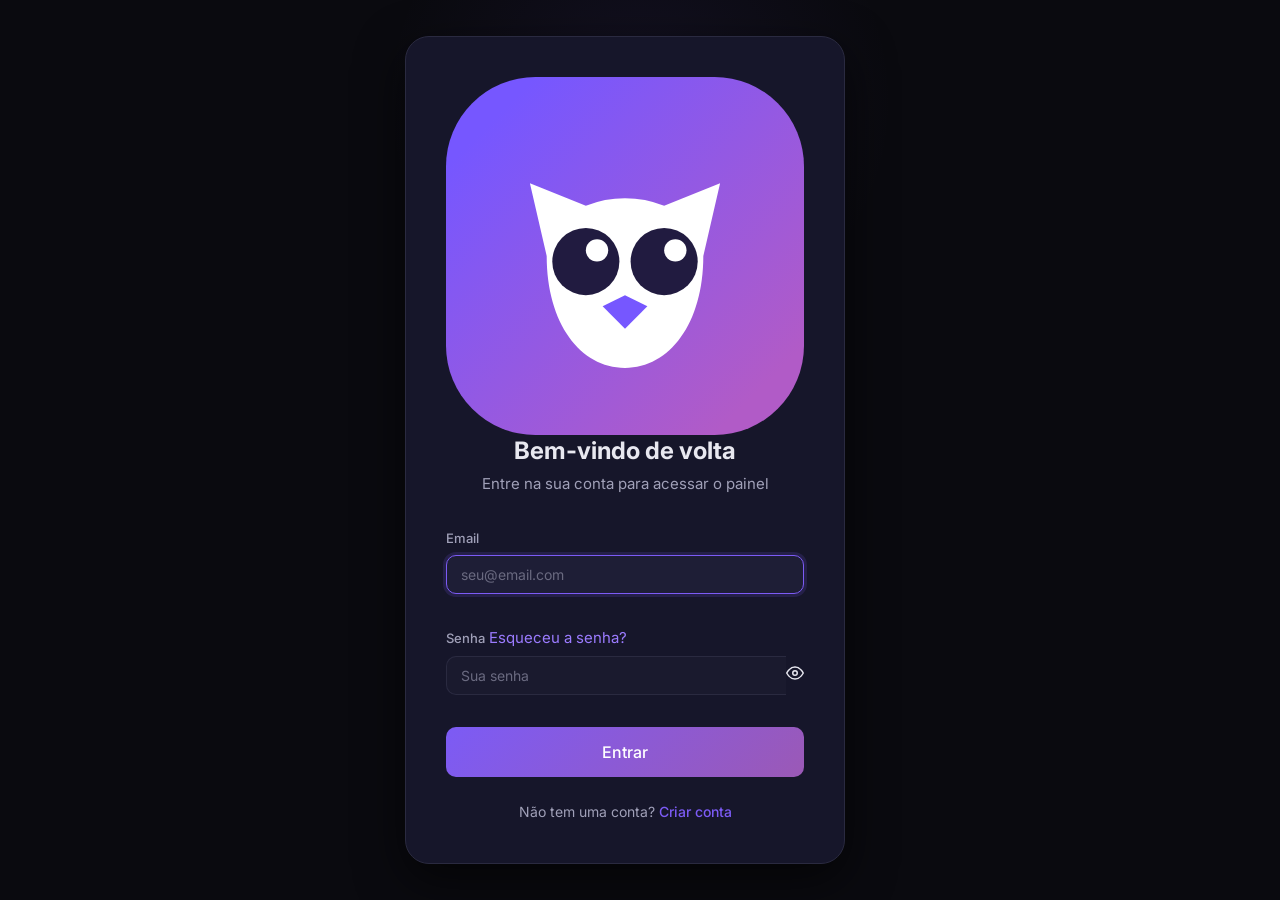
<file: app-modules.html>
<!DOCTYPE html>
<html lang="pt-BR" data-theme="dark">
<head>
    <meta charset="UTF-8">
    <meta name="viewport" content="width=device-width, initial-scale=1.0">
    <meta name="description" content="Módulos do App – OwlApp Creator Hub">
    <meta name="theme-color" content="#7c3aed">
    <title>Módulos – OwlApp</title>
    <link rel="icon" href="owlapp-logo.svg" type="image/svg+xml">
    <link rel="preconnect" href="https://fonts.googleapis.com">
    <link rel="preconnect" href="https://fonts.gstatic.com" crossorigin>
    <link href="https://fonts.googleapis.com/css2?family=Inter:wght@300;400;500;600;700;800;900&display=swap" rel="stylesheet">
    <link rel="stylesheet" href="css/style.css">
</head>
<body>

    <div class="app-layout">
        <aside class="sidebar" id="sidebar"></aside>
        <div class="sidebar-overlay" id="sidebarOverlay" onclick="closeMobileSidebar()"></div>

        <main class="main-content">
            <header class="header" id="header"></header>

            <div class="content-body">

                <!-- Breadcrumb -->
                <div class="breadcrumb" id="breadcrumb">
                    <a href="apps.html" class="breadcrumb-link">Meus Apps</a>
                    <span class="breadcrumb-sep">/</span>
                    <a href="#" class="breadcrumb-link" id="breadcrumbAppLink">App</a>
                    <span class="breadcrumb-sep">/</span>
                    <span class="breadcrumb-current">Módulos</span>
                </div>

                <!-- Page Header -->
                <div class="page-header">
                    <div class="page-header-info">
                        <h1 class="page-title">Módulos</h1>
                        <p class="page-subtitle" id="modulesCountText">Carregando...</p>
                    </div>
                    <div class="page-header-actions">
                        <button class="btn btn-primary" id="btnAddModule" onclick="ModulesPage.openAddModal()">
                            <svg width="18" height="18" viewBox="0 0 24 24" fill="none" stroke="currentColor" stroke-width="2" stroke-linecap="round" stroke-linejoin="round"><line x1="12" y1="5" x2="12" y2="19"/><line x1="5" y1="12" x2="19" y2="12"/></svg>
                            Novo Módulo
                        </button>
                    </div>
                </div>

                <!-- Loading -->
                <div class="spinner-container" id="modulesSpinner">
                    <div class="spinner"></div>
                </div>

                <!-- Empty State -->
                <div class="empty-state" id="modulesEmpty" style="display:none;">
                    <div class="empty-state-icon">
                        <svg width="48" height="48" viewBox="0 0 24 24" fill="none" stroke="currentColor" stroke-width="1.5" stroke-linecap="round" stroke-linejoin="round"><path d="M22 19a2 2 0 0 1-2 2H4a2 2 0 0 1-2-2V5a2 2 0 0 1 2-2h5l2 3h9a2 2 0 0 1 2 2z"/></svg>
                    </div>
                    <h3 class="empty-state-title">Nenhum módulo</h3>
                    <p class="empty-state-text">Crie seu primeiro módulo para organizar os conteúdos do seu app.</p>
                    <button class="btn btn-primary" onclick="ModulesPage.openAddModal()">Criar Primeiro Módulo</button>
                </div>

                <!-- Modules List (Sortable) -->
                <div class="modules-list" id="modulesList" style="display:none;"></div>

                <!-- Reorder hint -->
                <p class="reorder-hint" id="reorderHint" style="display:none;">
                    <svg width="14" height="14" viewBox="0 0 24 24" fill="none" stroke="currentColor" stroke-width="2" stroke-linecap="round" stroke-linejoin="round"><polyline points="5 9 2 12 5 15"/><polyline points="9 5 12 2 15 5"/><polyline points="15 19 12 22 9 19"/><polyline points="19 9 22 12 19 15"/><line x1="2" y1="12" x2="22" y2="12"/><line x1="12" y1="2" x2="12" y2="22"/></svg>
                    Arraste os módulos para reordenar
                </p>

            </div>
        </main>
    </div>

    <!-- ═══════════ ADD / EDIT MODULE MODAL ═══════════ -->
    <div class="modal-backdrop" id="modalModule">
        <div class="modal modal-lg">
            <div class="modal-header">
                <h3 class="modal-title" id="modalModuleTitle">Novo Módulo</h3>
                <button class="modal-close" onclick="closeModal('modalModule')">&times;</button>
            </div>
            <div class="modal-body">
                <div class="form-group">
                    <label class="form-label" for="moduleName">Nome do Módulo <span class="text-danger">*</span></label>
                    <input type="text" id="moduleName" class="form-input" placeholder="Ex: Módulo 1 – Introdução" maxlength="150" required>
                </div>
                <div class="form-group">
                    <label class="form-label" for="moduleDescription">Descrição</label>
                    <textarea id="moduleDescription" class="form-textarea" rows="3" maxlength="500" placeholder="Breve descrição do módulo..."></textarea>
                </div>
                <div class="form-row">
                    <div class="form-group form-group-half">
                        <label class="form-label" for="moduleStatus">Status</label>
                        <select id="moduleStatus" class="form-select">
                            <option value="draft">Rascunho</option>
                            <option value="published">Publicado</option>
                        </select>
                    </div>
                    <div class="form-group form-group-half">
                        <label class="form-label" for="moduleAccessType">Acesso</label>
                        <select id="moduleAccessType" class="form-select">
                            <option value="free">Livre (todos)</option>
                            <option value="members">Apenas membros</option>
                        </select>
                    </div>
                </div>
                <div class="form-group">
                    <label class="form-label">Imagem de Capa</label>
                    <div class="image-upload" id="moduleCoverArea">
                        <div class="image-upload-placeholder" id="moduleCoverPlaceholder">
                            <svg width="32" height="32" viewBox="0 0 24 24" fill="none" stroke="currentColor" stroke-width="1.5" stroke-linecap="round" stroke-linejoin="round"><rect x="3" y="3" width="18" height="18" rx="2" ry="2"/><circle cx="8.5" cy="8.5" r="1.5"/><polyline points="21 15 16 10 5 21"/></svg>
                            <span>Clique ou arraste uma imagem</span>
                            <span class="image-upload-hint">PNG ou JPG, 16:9, máx 2 MB</span>
                        </div>
                        <div class="image-upload-preview" id="moduleCoverPreview" style="display:none;">
                            <img id="moduleCoverPreviewImg" src="" alt="Capa">
                            <button type="button" class="image-upload-remove" onclick="ModulesPage.removeCoverImage()" title="Remover">
                                <svg width="16" height="16" viewBox="0 0 24 24" fill="none" stroke="currentColor" stroke-width="2"><line x1="18" y1="6" x2="6" y2="18"/><line x1="6" y1="6" x2="18" y2="18"/></svg>
                            </button>
                        </div>
                        <input type="file" id="moduleCoverFile" accept="image/png,image/jpeg,image/webp" style="display:none;" onchange="ModulesPage.handleCoverUpload(event)">
                    </div>
                </div>
            </div>
            <div class="modal-footer">
                <button class="btn btn-ghost" onclick="closeModal('modalModule')">Cancelar</button>
                <button class="btn btn-primary" id="btnSaveModule" onclick="ModulesPage.saveModule()">Salvar</button>
            </div>
        </div>
    </div>

    <!-- ═══════════ DELETE MODULE MODAL ═══════════ -->
    <div class="modal-backdrop" id="modalDeleteModule">
        <div class="modal confirm-modal">
            <div class="confirm-modal-icon confirm-modal-icon-danger">
                <svg width="32" height="32" viewBox="0 0 24 24" fill="none" stroke="currentColor" stroke-width="2" stroke-linecap="round" stroke-linejoin="round"><polyline points="3 6 5 6 21 6"/><path d="M19 6v14a2 2 0 0 1-2 2H7a2 2 0 0 1-2-2V6m3 0V4a2 2 0 0 1 2-2h4a2 2 0 0 1 2 2v2"/></svg>
            </div>
            <h3 class="confirm-modal-title">Excluir Módulo</h3>
            <p class="confirm-modal-text">Tem certeza que deseja excluir <strong id="deleteModuleName"></strong>? Todos os conteúdos dentro deste módulo também serão removidos.</p>
            <div class="confirm-modal-actions">
                <button class="btn btn-ghost" onclick="closeModal('modalDeleteModule')">Cancelar</button>
                <button class="btn btn-danger" id="btnConfirmDeleteModule" onclick="ModulesPage.confirmDelete()">Excluir</button>
            </div>
        </div>
    </div>

    <!-- Toast Container -->
    <div id="toastContainer" class="toast-container"></div>

    <script src="js/app.js"></script>
    <script src="js/app-modules.js"></script>
</body>
</html>
</file>
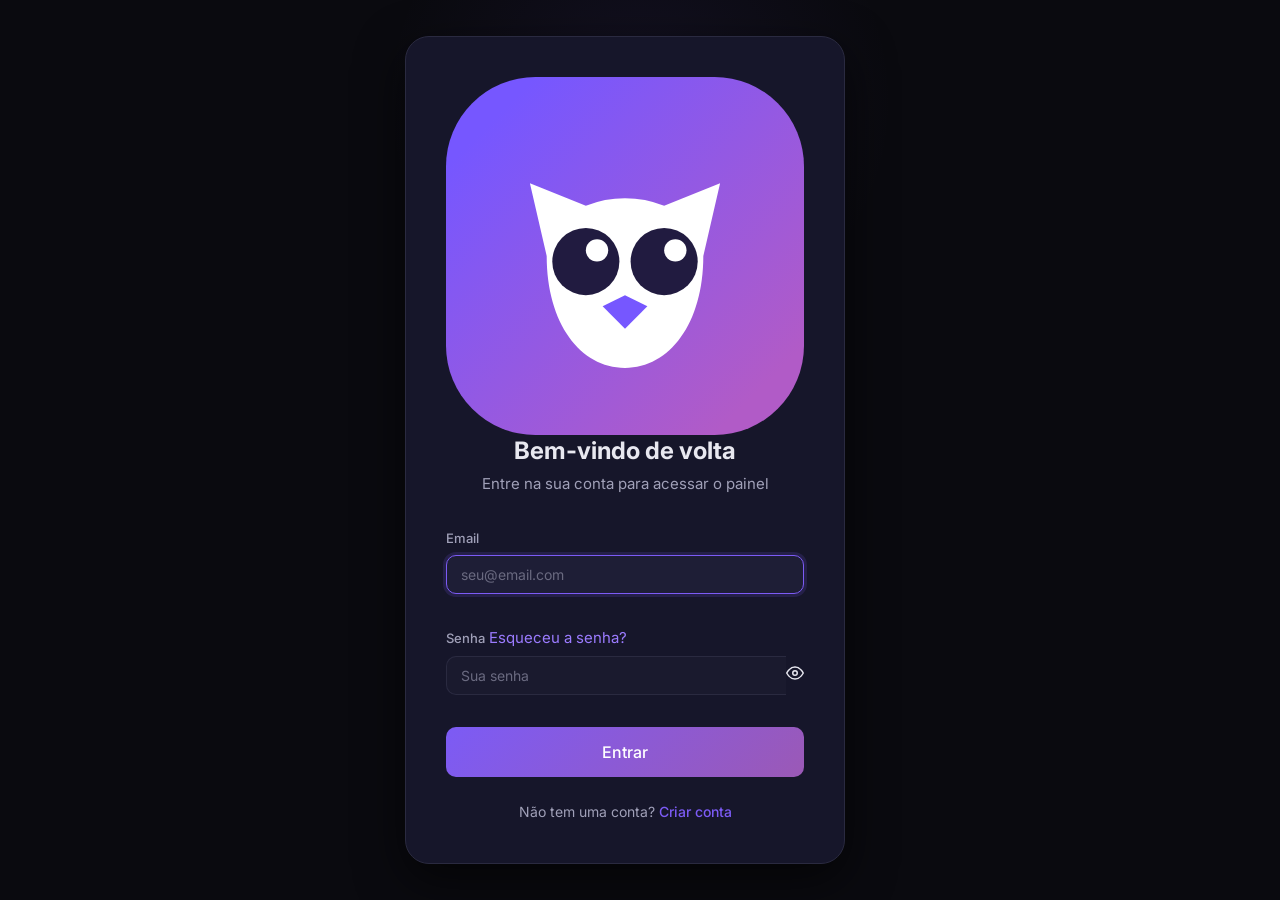
<file: app-users.html>
<!DOCTYPE html>
<html lang="pt-BR" data-theme="dark">
<head>
    <meta charset="UTF-8">
    <meta name="viewport" content="width=device-width, initial-scale=1.0">
    <meta name="description" content="Usuários do App – OwlApp Creator Hub">
    <meta name="theme-color" content="#7c3aed">
    <title>Usuários – OwlApp</title>
    <link rel="icon" href="owlapp-logo.svg" type="image/svg+xml">
    <link rel="preconnect" href="https://fonts.googleapis.com">
    <link rel="preconnect" href="https://fonts.gstatic.com" crossorigin>
    <link href="https://fonts.googleapis.com/css2?family=Inter:wght@300;400;500;600;700;800;900&display=swap" rel="stylesheet">
    <link rel="stylesheet" href="css/style.css">
</head>
<body>

    <div class="app-layout">
        <aside class="sidebar" id="sidebar"></aside>
        <div class="sidebar-overlay" id="sidebarOverlay" onclick="closeMobileSidebar()"></div>

        <main class="main-content">
            <header class="header" id="header"></header>

            <div class="content-body">

                <!-- Breadcrumb -->
                <div class="breadcrumb" id="breadcrumb">
                    <a href="apps.html" class="breadcrumb-link">Meus Apps</a>
                    <span class="breadcrumb-sep">/</span>
                    <a href="#" class="breadcrumb-link" id="breadcrumbAppLink">Editor</a>
                    <span class="breadcrumb-sep">/</span>
                    <span class="breadcrumb-current">Usuários</span>
                </div>

                <!-- Page Header -->
                <div class="page-header">
                    <div class="page-header-info">
                        <h1 class="page-title">Usuários do App</h1>
                        <p class="page-subtitle" id="usersCountText">Carregando...</p>
                    </div>
                    <div class="page-header-actions">
                        <button class="btn btn-ghost btn-sm" id="btnExportUsers" onclick="UsersPage.exportCSV()" title="Exportar CSV">
                            <svg width="16" height="16" viewBox="0 0 24 24" fill="none" stroke="currentColor" stroke-width="2" stroke-linecap="round" stroke-linejoin="round"><path d="M21 15v4a2 2 0 0 1-2 2H5a2 2 0 0 1-2-2v-4"/><polyline points="7 10 12 15 17 10"/><line x1="12" y1="15" x2="12" y2="3"/></svg>
                            Exportar
                        </button>
                        <button class="btn btn-primary" id="btnAddUser" onclick="UsersPage.openAddModal()">
                            <svg width="18" height="18" viewBox="0 0 24 24" fill="none" stroke="currentColor" stroke-width="2" stroke-linecap="round" stroke-linejoin="round"><path d="M16 21v-2a4 4 0 0 0-4-4H5a4 4 0 0 0-4 4v2"/><circle cx="8.5" cy="7" r="4"/><line x1="20" y1="8" x2="20" y2="14"/><line x1="23" y1="11" x2="17" y2="11"/></svg>
                            Adicionar Usuário
                        </button>
                    </div>
                </div>

                <!-- Stats Row -->
                <div class="stats-grid stats-grid-sm" id="usersStatsGrid">
                    <div class="stat-card stat-card-sm">
                        <div class="stat-icon stat-icon-success stat-icon-sm">
                            <svg width="18" height="18" viewBox="0 0 24 24" fill="none" stroke="currentColor" stroke-width="2"><path d="M22 11.08V12a10 10 0 1 1-5.93-9.14"/><polyline points="22 4 12 14.01 9 11.01"/></svg>
                        </div>
                        <div class="stat-info">
                            <span class="stat-value stat-value-sm" id="statApproved">0</span>
                            <span class="stat-label">Aprovados</span>
                        </div>
                    </div>
                    <div class="stat-card stat-card-sm">
                        <div class="stat-icon stat-icon-warning stat-icon-sm">
                            <svg width="18" height="18" viewBox="0 0 24 24" fill="none" stroke="currentColor" stroke-width="2"><circle cx="12" cy="12" r="10"/><line x1="12" y1="8" x2="12" y2="12"/><line x1="12" y1="16" x2="12.01" y2="16"/></svg>
                        </div>
                        <div class="stat-info">
                            <span class="stat-value stat-value-sm" id="statPending">0</span>
                            <span class="stat-label">Pendentes</span>
                        </div>
                    </div>
                    <div class="stat-card stat-card-sm">
                        <div class="stat-icon stat-icon-danger stat-icon-sm">
                            <svg width="18" height="18" viewBox="0 0 24 24" fill="none" stroke="currentColor" stroke-width="2"><circle cx="12" cy="12" r="10"/><line x1="15" y1="9" x2="9" y2="15"/><line x1="9" y1="9" x2="15" y2="15"/></svg>
                        </div>
                        <div class="stat-info">
                            <span class="stat-value stat-value-sm" id="statBlocked">0</span>
                            <span class="stat-label">Bloqueados</span>
                        </div>
                    </div>
                    <div class="stat-card stat-card-sm">
                        <div class="stat-icon stat-icon-primary stat-icon-sm">
                            <svg width="18" height="18" viewBox="0 0 24 24" fill="none" stroke="currentColor" stroke-width="2"><path d="M17 21v-2a4 4 0 0 0-4-4H5a4 4 0 0 0-4 4v2"/><circle cx="9" cy="7" r="4"/></svg>
                        </div>
                        <div class="stat-info">
                            <span class="stat-value stat-value-sm" id="statTotal">0</span>
                            <span class="stat-label">Total</span>
                        </div>
                    </div>
                </div>

                <!-- Filters Bar -->
                <div class="filters-bar" id="filtersBar">
                    <div class="filters-left">
                        <div class="search-input-wrap">
                            <svg class="search-input-icon" width="18" height="18" viewBox="0 0 24 24" fill="none" stroke="currentColor" stroke-width="2" stroke-linecap="round" stroke-linejoin="round"><circle cx="11" cy="11" r="8"/><line x1="21" y1="21" x2="16.65" y2="16.65"/></svg>
                            <input type="text" id="searchInput" class="form-input search-input" placeholder="Buscar por nome ou email..." autocomplete="off">
                        </div>
                        <select id="filterStatus" class="form-select filter-select" onchange="UsersPage.handleFilterChange()">
                            <option value="">Todos os status</option>
                            <option value="approved">Aprovados</option>
                            <option value="pending">Pendentes</option>
                            <option value="blocked">Bloqueados</option>
                        </select>
                    </div>
                </div>

                <!-- Loading -->
                <div class="spinner-container" id="usersSpinner">
                    <div class="spinner"></div>
                </div>

                <!-- Empty State -->
                <div class="empty-state" id="usersEmpty" style="display:none;">
                    <div class="empty-state-icon">
                        <svg width="48" height="48" viewBox="0 0 24 24" fill="none" stroke="currentColor" stroke-width="1.5" stroke-linecap="round" stroke-linejoin="round"><path d="M17 21v-2a4 4 0 0 0-4-4H5a4 4 0 0 0-4 4v2"/><circle cx="9" cy="7" r="4"/></svg>
                    </div>
                    <h3 class="empty-state-title">Nenhum usuário</h3>
                    <p class="empty-state-text">Ainda não há usuários cadastrados neste app.</p>
                    <button class="btn btn-primary" onclick="UsersPage.openAddModal()">Adicionar Manualmente</button>
                </div>

                <!-- No Results -->
                <div class="empty-state" id="usersNoResults" style="display:none;">
                    <div class="empty-state-icon">
                        <svg width="48" height="48" viewBox="0 0 24 24" fill="none" stroke="currentColor" stroke-width="1.5"><circle cx="11" cy="11" r="8"/><line x1="21" y1="21" x2="16.65" y2="16.65"/></svg>
                    </div>
                    <h3 class="empty-state-title">Nenhum resultado</h3>
                    <p class="empty-state-text">Nenhum usuário corresponde à busca.</p>
                    <button class="btn btn-ghost" onclick="UsersPage.clearFilters()">Limpar Filtros</button>
                </div>

                <!-- Users Table -->
                <div class="table-wrapper" id="usersTableWrapper" style="display:none;">
                    <table class="table" id="usersTable">
                        <thead>
                            <tr>
                                <th>Usuário</th>
                                <th>Status</th>
                                <th>Telefone</th>
                                <th>Origem</th>
                                <th>Cadastro</th>
                                <th class="th-actions">Ações</th>
                            </tr>
                        </thead>
                        <tbody id="usersTableBody"></tbody>
                    </table>
                </div>

                <!-- Pagination -->
                <div class="pagination" id="pagination" style="display:none;">
                    <div class="pagination-info" id="paginationInfo"></div>
                    <div class="pagination-controls">
                        <button class="btn btn-ghost btn-sm" id="btnPrevPage" onclick="UsersPage.prevPage()" disabled>
                            <svg width="16" height="16" viewBox="0 0 24 24" fill="none" stroke="currentColor" stroke-width="2" stroke-linecap="round" stroke-linejoin="round"><polyline points="15 18 9 12 15 6"/></svg>
                            Anterior
                        </button>
                        <div class="pagination-pages" id="paginationPages"></div>
                        <button class="btn btn-ghost btn-sm" id="btnNextPage" onclick="UsersPage.nextPage()">
                            Próxima
                            <svg width="16" height="16" viewBox="0 0 24 24" fill="none" stroke="currentColor" stroke-width="2" stroke-linecap="round" stroke-linejoin="round"><polyline points="9 18 15 12 9 6"/></svg>
                        </button>
                    </div>
                </div>

            </div>
        </main>
    </div>

    <!-- ═══════════ ADD USER MODAL ═══════════ -->
    <div class="modal-backdrop" id="modalAddUser">
        <div class="modal">
            <div class="modal-header">
                <h3 class="modal-title">Adicionar Usuário</h3>
                <button class="modal-close" onclick="closeModal('modalAddUser')">&times;</button>
            </div>
            <div class="modal-body">
                <div class="form-group">
                    <label class="form-label" for="addUserName">Nome <span class="text-danger">*</span></label>
                    <input type="text" id="addUserName" class="form-input" placeholder="Nome completo" maxlength="150" required>
                </div>
                <div class="form-group">
                    <label class="form-label" for="addUserEmail">Email <span class="text-danger">*</span></label>
                    <input type="email" id="addUserEmail" class="form-input" placeholder="email@exemplo.com" required>
                </div>
                <div class="form-group">
                    <label class="form-label" for="addUserPhone">Telefone</label>
                    <input type="text" id="addUserPhone" class="form-input" placeholder="(00) 00000-0000" data-mask="phone">
                </div>
                <div class="form-group">
                    <label class="form-label" for="addUserStatus">Status</label>
                    <select id="addUserStatus" class="form-select">
                        <option value="approved">Aprovado</option>
                        <option value="pending">Pendente</option>
                    </select>
                </div>
            </div>
            <div class="modal-footer">
                <button class="btn btn-ghost" onclick="closeModal('modalAddUser')">Cancelar</button>
                <button class="btn btn-primary" id="btnSaveNewUser" onclick="UsersPage.saveNewUser()">Adicionar</button>
            </div>
        </div>
    </div>

    <!-- ═══════════ EDIT USER MODAL ═══════════ -->
    <div class="modal-backdrop" id="modalEditUser">
        <div class="modal modal-lg">
            <div class="modal-header">
                <h3 class="modal-title" id="editUserModalTitle">Editar Usuário</h3>
                <button class="modal-close" onclick="closeModal('modalEditUser')">&times;</button>
            </div>
            <div class="modal-body modal-body-scroll">
                <!-- User Info -->
                <div class="user-detail-header" id="editUserHeader">
                    <div class="user-detail-avatar" id="editUserAvatar"></div>
                    <div class="user-detail-info">
                        <h3 id="editUserDisplayName" class="user-detail-name"></h3>
                        <p id="editUserDisplayEmail" class="user-detail-email"></p>
                    </div>
                </div>

                <div class="form-divider"></div>

                <div class="form-row">
                    <div class="form-group form-group-half">
                        <label class="form-label" for="editUserName">Nome</label>
                        <input type="text" id="editUserName" class="form-input" maxlength="150">
                    </div>
                    <div class="form-group form-group-half">
                        <label class="form-label" for="editUserPhone">Telefone</label>
                        <input type="text" id="editUserPhone" class="form-input" placeholder="(00) 00000-0000" data-mask="phone">
                    </div>
                </div>

                <div class="form-group">
                    <label class="form-label" for="editUserStatus">Status</label>
                    <select id="editUserStatus" class="form-select">
                        <option value="approved">Aprovado</option>
                        <option value="pending">Pendente</option>
                        <option value="blocked">Bloqueado</option>
                    </select>
                </div>

                <div class="form-group">
                    <label class="form-label" for="editUserNotes">Observações internas</label>
                    <textarea id="editUserNotes" class="form-textarea" rows="2" maxlength="500" placeholder="Anotações sobre este usuário..."></textarea>
                </div>

                <div class="form-divider"></div>

                <!-- Module Access -->
                <div class="form-group">
                    <label class="form-label">Acesso por Módulo</label>
                    <p class="form-hint" style="margin-bottom:0.75rem;">Controle quais módulos este usuário pode acessar.</p>
                    <div id="moduleAccessList" class="module-access-list">
                        <div class="spinner-container spinner-sm" id="moduleAccessSpinner">
                            <div class="spinner spinner-sm"></div>
                        </div>
                    </div>
                </div>
            </div>
            <div class="modal-footer">
                <button class="btn btn-ghost" onclick="closeModal('modalEditUser')">Cancelar</button>
                <button class="btn btn-primary" id="btnSaveEditUser" onclick="UsersPage.saveEditUser()">Salvar Alterações</button>
            </div>
        </div>
    </div>

    <!-- ═══════════ DELETE USER MODAL ═══════════ -->
    <div class="modal-backdrop" id="modalDeleteUser">
        <div class="modal confirm-modal">
            <div class="confirm-modal-icon confirm-modal-icon-danger">
                <svg width="32" height="32" viewBox="0 0 24 24" fill="none" stroke="currentColor" stroke-width="2" stroke-linecap="round" stroke-linejoin="round"><path d="M16 21v-2a4 4 0 0 0-4-4H5a4 4 0 0 0-4 4v2"/><circle cx="8.5" cy="7" r="4"/><line x1="18" y1="8" x2="23" y2="13"/><line x1="23" y1="8" x2="18" y2="13"/></svg>
            </div>
            <h3 class="confirm-modal-title">Remover Usuário</h3>
            <p class="confirm-modal-text">Tem certeza que deseja remover <strong id="deleteUserName"></strong> deste app?</p>
            <div class="confirm-modal-actions">
                <button class="btn btn-ghost" onclick="closeModal('modalDeleteUser')">Cancelar</button>
                <button class="btn btn-danger" id="btnConfirmDeleteUser" onclick="UsersPage.confirmDelete()">Remover</button>
            </div>
        </div>
    </div>

    <!-- Toast Container -->
    <div id="toastContainer" class="toast-container"></div>

    <script src="js/app.js"></script>
    <script src="js/app-users.js"></script>
</body>
</html>
</file>
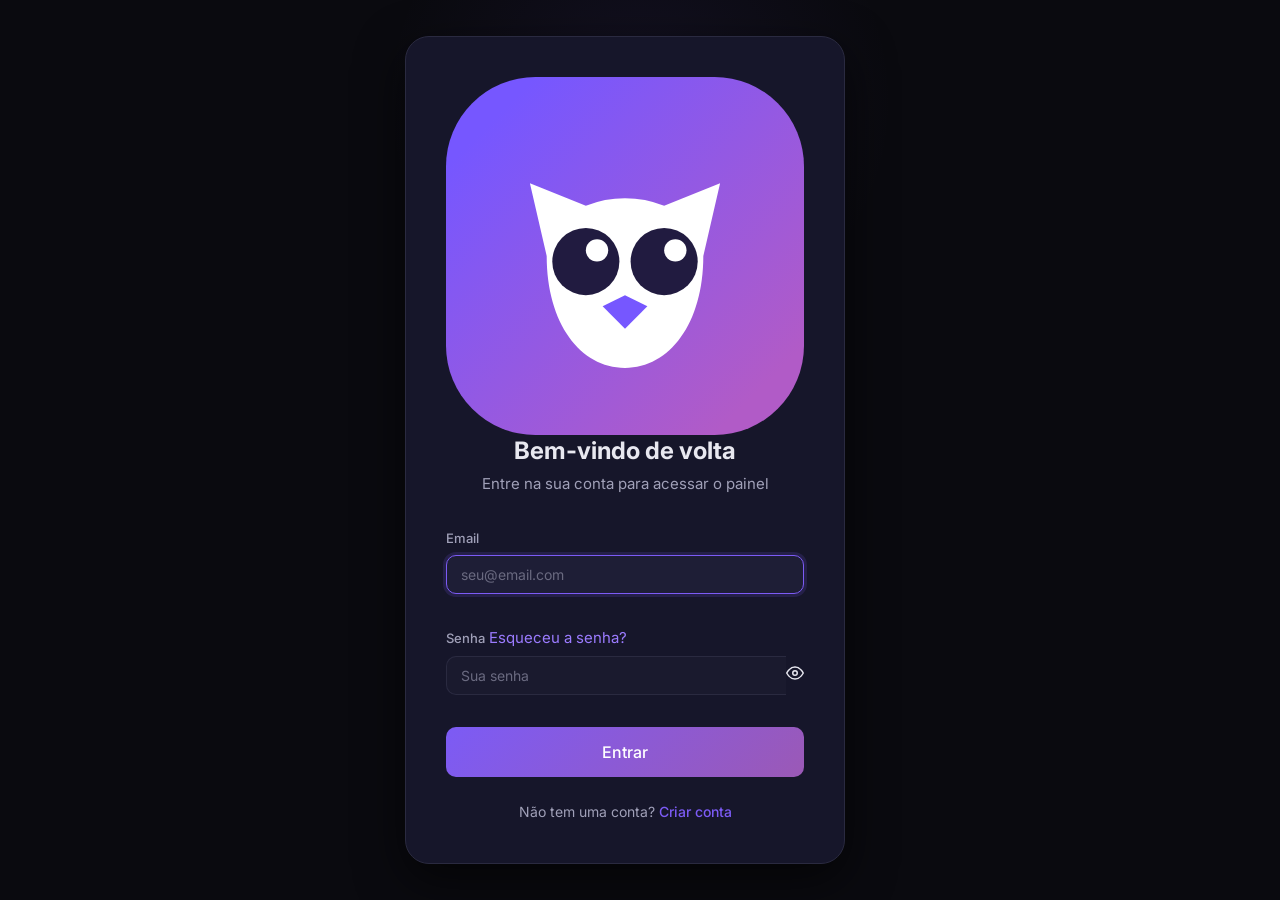
<file: apps.html>
<!DOCTYPE html>
<html lang="pt-BR" data-theme="dark">
<head>
    <meta charset="UTF-8">
    <meta name="viewport" content="width=device-width, initial-scale=1.0">
    <meta name="description" content="Meus Apps – OwlApp Creator Hub">
    <meta name="theme-color" content="#7c3aed">
    <title>Meus Apps – OwlApp</title>
    <link rel="icon" href="owlapp-logo.svg" type="image/svg+xml">
    <link rel="preconnect" href="https://fonts.googleapis.com">
    <link rel="preconnect" href="https://fonts.gstatic.com" crossorigin>
    <link href="https://fonts.googleapis.com/css2?family=Inter:wght@300;400;500;600;700;800;900&display=swap" rel="stylesheet">
    <link rel="stylesheet" href="css/style.css">
</head>
<body>

    <div class="app-layout">
        <!-- Sidebar -->
        <aside class="sidebar" id="sidebar"></aside>
        <div class="sidebar-overlay" id="sidebarOverlay" onclick="closeMobileSidebar()"></div>

        <!-- Main -->
        <main class="main-content">
            <!-- Header -->
            <header class="header" id="header"></header>

            <!-- Content -->
            <div class="content-body">

                <!-- Page Header -->
                <div class="page-header">
                    <div class="page-header-info">
                        <h1 class="page-title">Meus Apps</h1>
                        <p class="page-subtitle" id="appsCountText">Carregando...</p>
                    </div>
                    <div class="page-header-actions">
                        <a href="create-app.html" class="btn btn-primary" id="btnCreateApp">
                            <svg width="18" height="18" viewBox="0 0 24 24" fill="none" stroke="currentColor" stroke-width="2" stroke-linecap="round" stroke-linejoin="round"><line x1="12" y1="5" x2="12" y2="19"/><line x1="5" y1="12" x2="19" y2="12"/></svg>
                            Criar App
                        </a>
                    </div>
                </div>

                <!-- Filters Bar -->
                <div class="filters-bar" id="filtersBar">
                    <div class="filters-left">
                        <div class="search-input-wrap">
                            <svg class="search-input-icon" width="18" height="18" viewBox="0 0 24 24" fill="none" stroke="currentColor" stroke-width="2" stroke-linecap="round" stroke-linejoin="round"><circle cx="11" cy="11" r="8"/><line x1="21" y1="21" x2="16.65" y2="16.65"/></svg>
                            <input
                                type="text"
                                id="searchInput"
                                class="form-input search-input"
                                placeholder="Buscar apps..."
                                autocomplete="off"
                            >
                        </div>
                        <select id="filterStatus" class="form-select filter-select" onchange="AppsPage.handleFilterChange()">
                            <option value="">Todos os status</option>
                            <option value="published">Publicados</option>
                            <option value="draft">Rascunhos</option>
                        </select>
                    </div>
                    <div class="filters-right">
                        <div class="view-toggle" id="viewToggle">
                            <button class="view-toggle-btn active" id="btnViewGrid" onclick="AppsPage.setView('grid')" title="Grade">
                                <svg width="18" height="18" viewBox="0 0 24 24" fill="none" stroke="currentColor" stroke-width="2" stroke-linecap="round" stroke-linejoin="round"><rect x="3" y="3" width="7" height="7"/><rect x="14" y="3" width="7" height="7"/><rect x="14" y="14" width="7" height="7"/><rect x="3" y="14" width="7" height="7"/></svg>
                            </button>
                            <button class="view-toggle-btn" id="btnViewList" onclick="AppsPage.setView('list')" title="Lista">
                                <svg width="18" height="18" viewBox="0 0 24 24" fill="none" stroke="currentColor" stroke-width="2" stroke-linecap="round" stroke-linejoin="round"><line x1="8" y1="6" x2="21" y2="6"/><line x1="8" y1="12" x2="21" y2="12"/><line x1="8" y1="18" x2="21" y2="18"/><line x1="3" y1="6" x2="3.01" y2="6"/><line x1="3" y1="12" x2="3.01" y2="12"/><line x1="3" y1="18" x2="3.01" y2="18"/></svg>
                            </button>
                        </div>
                    </div>
                </div>

                <!-- Loading -->
                <div class="spinner-container" id="appsSpinner">
                    <div class="spinner"></div>
                </div>

                <!-- Empty State -->
                <div class="empty-state" id="appsEmpty" style="display:none;">
                    <div class="empty-state-icon">
                        <svg width="48" height="48" viewBox="0 0 24 24" fill="none" stroke="currentColor" stroke-width="1.5" stroke-linecap="round" stroke-linejoin="round"><rect x="5" y="2" width="14" height="20" rx="2" ry="2"/><line x1="12" y1="18" x2="12.01" y2="18"/></svg>
                    </div>
                    <h3 class="empty-state-title" id="emptyTitle">Nenhum app encontrado</h3>
                    <p class="empty-state-text" id="emptyText">Crie seu primeiro app de membros e comece a engajar seus alunos.</p>
                    <a href="create-app.html" class="btn btn-primary" id="emptyBtn">Criar Primeiro App</a>
                </div>

                <!-- No Search Results -->
                <div class="empty-state" id="appsNoResults" style="display:none;">
                    <div class="empty-state-icon">
                        <svg width="48" height="48" viewBox="0 0 24 24" fill="none" stroke="currentColor" stroke-width="1.5" stroke-linecap="round" stroke-linejoin="round"><circle cx="11" cy="11" r="8"/><line x1="21" y1="21" x2="16.65" y2="16.65"/></svg>
                    </div>
                    <h3 class="empty-state-title">Nenhum resultado</h3>
                    <p class="empty-state-text">Nenhum app corresponde à sua busca. Tente outros termos.</p>
                    <button class="btn btn-ghost" onclick="AppsPage.clearFilters()">Limpar Filtros</button>
                </div>

                <!-- Apps Grid View -->
                <div class="apps-grid" id="appsGrid" style="display:none;"></div>

                <!-- Apps List View -->
                <div class="table-wrapper" id="appsListWrapper" style="display:none;">
                    <table class="table" id="appsTable">
                        <thead>
                            <tr>
                                <th>App</th>
                                <th>Status</th>
                                <th>Usuários</th>
                                <th>Views</th>
                                <th>Módulos</th>
                                <th>Criado em</th>
                                <th class="th-actions">Ações</th>
                            </tr>
                        </thead>
                        <tbody id="appsTableBody"></tbody>
                    </table>
                </div>

                <!-- Pagination -->
                <div class="pagination" id="pagination" style="display:none;">
                    <div class="pagination-info" id="paginationInfo"></div>
                    <div class="pagination-controls">
                        <button class="btn btn-ghost btn-sm" id="btnPrevPage" onclick="AppsPage.prevPage()" disabled>
                            <svg width="16" height="16" viewBox="0 0 24 24" fill="none" stroke="currentColor" stroke-width="2" stroke-linecap="round" stroke-linejoin="round"><polyline points="15 18 9 12 15 6"/></svg>
                            Anterior
                        </button>
                        <div class="pagination-pages" id="paginationPages"></div>
                        <button class="btn btn-ghost btn-sm" id="btnNextPage" onclick="AppsPage.nextPage()">
                            Próxima
                            <svg width="16" height="16" viewBox="0 0 24 24" fill="none" stroke="currentColor" stroke-width="2" stroke-linecap="round" stroke-linejoin="round"><polyline points="9 18 15 12 9 6"/></svg>
                        </button>
                    </div>
                </div>

            </div>
        </main>
    </div>

    <!-- Delete App Modal -->
    <div class="modal-backdrop" id="modalDeleteApp">
        <div class="modal confirm-modal">
            <div class="confirm-modal-icon confirm-modal-icon-danger">
                <svg width="32" height="32" viewBox="0 0 24 24" fill="none" stroke="currentColor" stroke-width="2" stroke-linecap="round" stroke-linejoin="round"><polyline points="3 6 5 6 21 6"/><path d="M19 6v14a2 2 0 0 1-2 2H7a2 2 0 0 1-2-2V6m3 0V4a2 2 0 0 1 2-2h4a2 2 0 0 1 2 2v2"/><line x1="10" y1="11" x2="10" y2="17"/><line x1="14" y1="11" x2="14" y2="17"/></svg>
            </div>
            <h3 class="confirm-modal-title">Excluir App</h3>
            <p class="confirm-modal-text">Tem certeza que deseja excluir <strong id="deleteAppName"></strong>? Esta ação é irreversível e todos os dados (módulos, conteúdos, usuários) serão perdidos.</p>
            <div class="confirm-modal-actions">
                <button class="btn btn-ghost" onclick="AppsPage.closeDeleteModal()">Cancelar</button>
                <button class="btn btn-danger" id="btnConfirmDelete" onclick="AppsPage.confirmDelete()">Excluir</button>
            </div>
        </div>
    </div>

    <!-- Clone App Modal -->
    <div class="modal-backdrop" id="modalCloneApp">
        <div class="modal confirm-modal">
            <div class="confirm-modal-icon confirm-modal-icon-primary">
                <svg width="32" height="32" viewBox="0 0 24 24" fill="none" stroke="currentColor" stroke-width="2" stroke-linecap="round" stroke-linejoin="round"><rect x="9" y="9" width="13" height="13" rx="2" ry="2"/><path d="M5 15H4a2 2 0 0 1-2-2V4a2 2 0 0 1 2-2h9a2 2 0 0 1 2 2v1"/></svg>
            </div>
            <h3 class="confirm-modal-title">Clonar App</h3>
            <p class="confirm-modal-text">Será criada uma cópia completa de <strong id="cloneAppName"></strong>, incluindo módulos e conteúdos. Deseja continuar?</p>
            <div class="confirm-modal-actions">
                <button class="btn btn-ghost" onclick="AppsPage.closeCloneModal()">Cancelar</button>
                <button class="btn btn-primary" id="btnConfirmClone" onclick="AppsPage.confirmClone()">Clonar</button>
            </div>
        </div>
    </div>

    <!-- Toast Container -->
    <div id="toastContainer" class="toast-container"></div>

    <!-- Scripts -->
    <script src="js/app.js"></script>
</body>
</html>
</file>
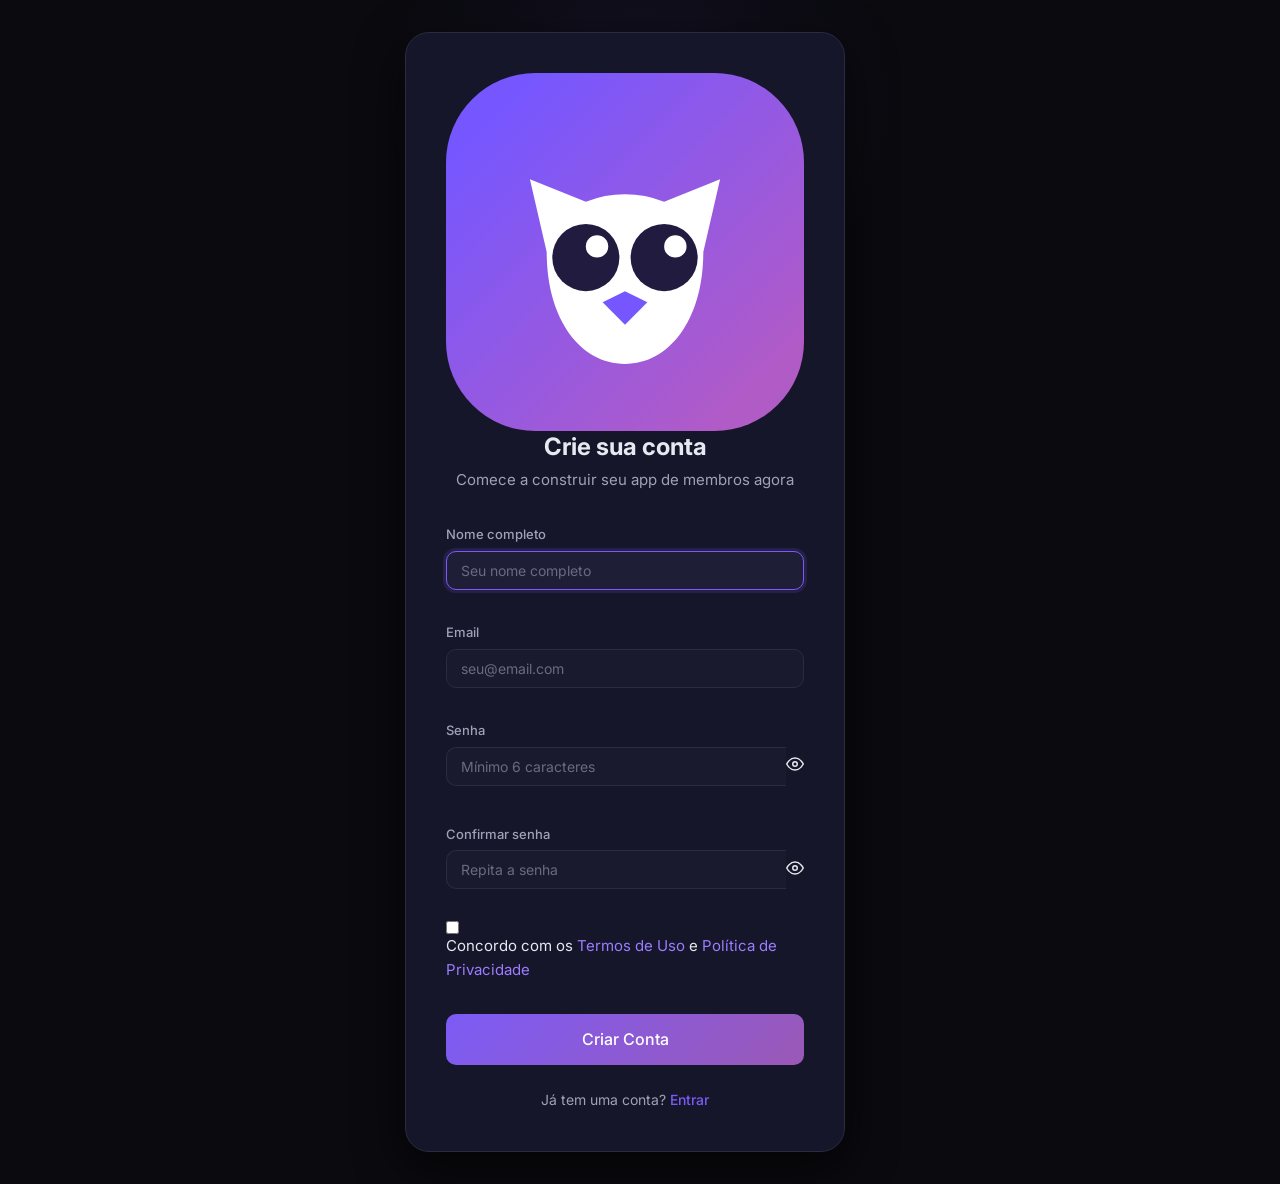
<file: cadastro.html>
<!DOCTYPE html>
<html lang="pt-BR" data-theme="dark">
<head>
    <meta charset="UTF-8">
    <meta name="viewport" content="width=device-width, initial-scale=1.0">
    <meta name="description" content="Criar conta no OwlApp – Comece a criar seu app de membros agora.">
    <meta name="theme-color" content="#7c3aed">
    <title>Criar Conta – OwlApp</title>
    <link rel="icon" href="owlapp-logo.svg" type="image/svg+xml">
    <link rel="preconnect" href="https://fonts.googleapis.com">
    <link rel="preconnect" href="https://fonts.gstatic.com" crossorigin>
    <link href="https://fonts.googleapis.com/css2?family=Inter:wght@300;400;500;600;700;800;900&display=swap" rel="stylesheet">
    <link rel="stylesheet" href="css/style.css">
</head>
<body>

    <div class="auth-page">
        <div class="auth-card">
            <!-- Header -->
            <div class="auth-header">
                <a href="/" class="auth-logo-link">
                    <img src="owlapp-logo.svg" alt="OwlApp" class="auth-logo-img">
                </a>
                <h1 class="auth-title">Crie sua conta</h1>
                <p class="auth-subtitle">Comece a construir seu app de membros agora</p>
            </div>

            <!-- Selected Plan Badge (shown if ?plan= present) -->
            <div id="selectedPlanBadge" class="auth-plan-badge" style="display:none;">
                <span id="selectedPlanText"></span>
            </div>

            <!-- Form -->
            <form id="cadastroForm" class="auth-form" onsubmit="return false;">
                <div class="form-group">
                    <label class="form-label" for="cadastroName">Nome completo</label>
                    <input
                        type="text"
                        id="cadastroName"
                        class="form-input"
                        placeholder="Seu nome completo"
                        required
                        autocomplete="name"
                        minlength="3"
                    >
                </div>

                <div class="form-group">
                    <label class="form-label" for="cadastroEmail">Email</label>
                    <input
                        type="email"
                        id="cadastroEmail"
                        class="form-input"
                        placeholder="seu@email.com"
                        required
                        autocomplete="email"
                    >
                </div>

                <div class="form-group">
                    <label class="form-label" for="cadastroPassword">Senha</label>
                    <div class="input-group">
                        <input
                            type="password"
                            id="cadastroPassword"
                            class="form-input"
                            placeholder="Mínimo 6 caracteres"
                            required
                            autocomplete="new-password"
                            minlength="6"
                        >
                        <button type="button" class="input-group-btn" id="btnTogglePassword" onclick="CadastroPage.togglePasswordVisibility('cadastroPassword', 'btnTogglePassword')">
                            <svg width="18" height="18" viewBox="0 0 24 24" fill="none" stroke="currentColor" stroke-width="2" stroke-linecap="round" stroke-linejoin="round"><path d="M1 12s4-8 11-8 11 8 11 8-4 8-11 8-11-8-11-8z"/><circle cx="12" cy="12" r="3"/></svg>
                        </button>
                    </div>
                    <div class="auth-password-strength" id="passwordStrength">
                        <div class="auth-password-bar">
                            <div class="auth-password-bar-fill" id="passwordStrengthBar"></div>
                        </div>
                        <span class="auth-password-text" id="passwordStrengthText"></span>
                    </div>
                </div>

                <div class="form-group">
                    <label class="form-label" for="cadastroPasswordConfirm">Confirmar senha</label>
                    <div class="input-group">
                        <input
                            type="password"
                            id="cadastroPasswordConfirm"
                            class="form-input"
                            placeholder="Repita a senha"
                            required
                            autocomplete="new-password"
                            minlength="6"
                        >
                        <button type="button" class="input-group-btn" id="btnTogglePasswordConfirm" onclick="CadastroPage.togglePasswordVisibility('cadastroPasswordConfirm', 'btnTogglePasswordConfirm')">
                            <svg width="18" height="18" viewBox="0 0 24 24" fill="none" stroke="currentColor" stroke-width="2" stroke-linecap="round" stroke-linejoin="round"><path d="M1 12s4-8 11-8 11 8 11 8-4 8-11 8-11-8-11-8z"/><circle cx="12" cy="12" r="3"/></svg>
                        </button>
                    </div>
                </div>

                <div class="form-group">
                    <label class="form-check">
                        <input type="checkbox" id="cadastroTerms" class="form-checkbox" required>
                        <span class="form-check-label">
                            Concordo com os <a href="#" class="auth-footer-link">Termos de Uso</a> e 
                            <a href="#" class="auth-footer-link">Política de Privacidade</a>
                        </span>
                    </label>
                </div>

                <button type="submit" class="btn btn-gradient btn-lg auth-submit-btn" id="btnCadastro">
                    Criar Conta
                </button>
            </form>

            <!-- Email Confirmation (hidden) -->
            <div id="emailConfirmation" class="auth-confirmation" style="display:none;">
                <div class="auth-confirmation-icon">
                    <svg width="48" height="48" viewBox="0 0 24 24" fill="none" stroke="var(--color-success)" stroke-width="2" stroke-linecap="round" stroke-linejoin="round"><path d="M4 4h16c1.1 0 2 .9 2 2v12c0 1.1-.9 2-2 2H4c-1.1 0-2-.9-2-2V6c0-1.1.9-2 2-2z"/><polyline points="22,6 12,13 2,6"/></svg>
                </div>
                <h2 class="auth-confirmation-title">Verifique seu email</h2>
                <p class="auth-confirmation-text">Enviamos um link de confirmação para <strong id="confirmEmail"></strong>. Clique no link para ativar sua conta.</p>
                <a href="login.html" class="btn btn-primary btn-lg auth-submit-btn">Ir para o Login</a>
            </div>

            <!-- Footer -->
            <div class="auth-footer" id="authFooter">
                <p>Já tem uma conta? <a href="login.html" class="auth-footer-link">Entrar</a></p>
            </div>
        </div>

        <!-- Theme Toggle -->
        <button class="auth-theme-toggle btn btn-ghost btn-icon btn-sm" id="btnThemeToggleAuth" onclick="toggleTheme()" aria-label="Alternar tema">
            <span id="themeIconAuth"></span>
        </button>
    </div>

    <!-- Toast Container -->
    <div id="toastContainer" class="toast-container"></div>

    <!-- Scripts -->
    <script src="js/app.js"></script>
    <script src="js/cadastro.js"></script>
</body>
</html>
</file>
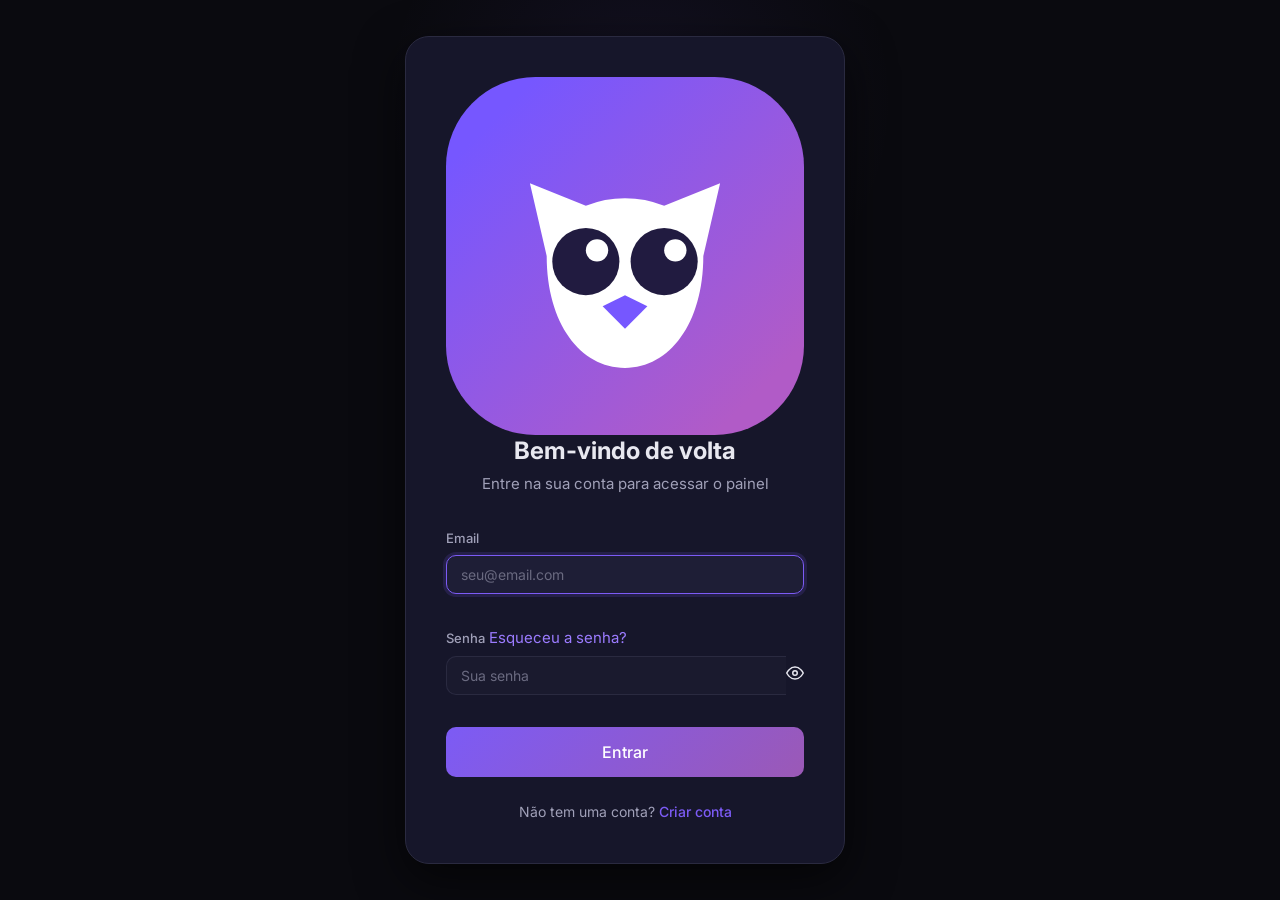
<file: dashboard.html>
<!DOCTYPE html>
<html lang="pt-BR" data-theme="dark">
<head>
    <meta charset="UTF-8">
    <meta name="viewport" content="width=device-width, initial-scale=1.0">
    <meta name="description" content="Dashboard – OwlApp Creator Hub">
    <meta name="theme-color" content="#7c3aed">
    <title>Dashboard – OwlApp</title>
    <link rel="icon" href="owlapp-logo.svg" type="image/svg+xml">
    <link rel="preconnect" href="https://fonts.googleapis.com">
    <link rel="preconnect" href="https://fonts.gstatic.com" crossorigin>
    <link href="https://fonts.googleapis.com/css2?family=Inter:wght@300;400;500;600;700;800;900&display=swap" rel="stylesheet">
    <link rel="stylesheet" href="css/style.css">
</head>
<body>

    <div class="app-layout">
        <!-- Sidebar -->
        <aside class="sidebar" id="sidebar"></aside>
        <div class="sidebar-overlay" id="sidebarOverlay" onclick="closeMobileSidebar()"></div>

        <!-- Main -->
        <main class="main-content">
            <!-- Header -->
            <header class="header" id="header"></header>

            <!-- Content -->
            <div class="content-body">

                <!-- Stats Row -->
                <div class="stats-grid" id="statsGrid">
                    <div class="stat-card" id="statTotalApps">
                        <div class="stat-icon stat-icon-primary">
                            <svg width="24" height="24" viewBox="0 0 24 24" fill="none" stroke="currentColor" stroke-width="2" stroke-linecap="round" stroke-linejoin="round"><rect x="5" y="2" width="14" height="20" rx="2" ry="2"/><line x1="12" y1="18" x2="12.01" y2="18"/></svg>
                        </div>
                        <div class="stat-info">
                            <span class="stat-value" id="statTotalAppsValue">-</span>
                            <span class="stat-label">Meus Apps</span>
                        </div>
                    </div>
                    <div class="stat-card" id="statTotalUsers">
                        <div class="stat-icon stat-icon-success">
                            <svg width="24" height="24" viewBox="0 0 24 24" fill="none" stroke="currentColor" stroke-width="2" stroke-linecap="round" stroke-linejoin="round"><path d="M17 21v-2a4 4 0 0 0-4-4H5a4 4 0 0 0-4 4v2"/><circle cx="9" cy="7" r="4"/><path d="M23 21v-2a4 4 0 0 0-3-3.87"/><path d="M16 3.13a4 4 0 0 1 0 7.75"/></svg>
                        </div>
                        <div class="stat-info">
                            <span class="stat-value" id="statTotalUsersValue">-</span>
                            <span class="stat-label">Usuários Totais</span>
                        </div>
                    </div>
                    <div class="stat-card" id="statTotalViews">
                        <div class="stat-icon stat-icon-warning">
                            <svg width="24" height="24" viewBox="0 0 24 24" fill="none" stroke="currentColor" stroke-width="2" stroke-linecap="round" stroke-linejoin="round"><path d="M1 12s4-8 11-8 11 8 11 8-4 8-11 8-11-8-11-8z"/><circle cx="12" cy="12" r="3"/></svg>
                        </div>
                        <div class="stat-info">
                            <span class="stat-value" id="statTotalViewsValue">-</span>
                            <span class="stat-label">Visualizações</span>
                        </div>
                    </div>
                    <div class="stat-card" id="statPlan">
                        <div class="stat-icon stat-icon-info">
                            <svg width="24" height="24" viewBox="0 0 24 24" fill="none" stroke="currentColor" stroke-width="2" stroke-linecap="round" stroke-linejoin="round"><path d="M20.84 4.61a5.5 5.5 0 0 0-7.78 0L12 5.67l-1.06-1.06a5.5 5.5 0 0 0-7.78 7.78l1.06 1.06L12 21.23l7.78-7.78 1.06-1.06a5.5 5.5 0 0 0 0-7.78z"/></svg>
                        </div>
                        <div class="stat-info">
                            <span class="stat-value" id="statPlanValue">-</span>
                            <span class="stat-label">Plano Atual</span>
                        </div>
                    </div>
                </div>

                <!-- Quick Actions -->
                <div class="dashboard-section" id="quickActions">
                    <div class="section-header">
                        <h2 class="section-title">Ações Rápidas</h2>
                    </div>
                    <div class="quick-actions-grid">
                        <a href="create-app.html" class="quick-action-card" id="btnQuickCreateApp">
                            <div class="quick-action-icon">
                                <svg width="28" height="28" viewBox="0 0 24 24" fill="none" stroke="currentColor" stroke-width="2" stroke-linecap="round" stroke-linejoin="round"><line x1="12" y1="5" x2="12" y2="19"/><line x1="5" y1="12" x2="19" y2="12"/></svg>
                            </div>
                            <span class="quick-action-label">Criar Novo App</span>
                        </a>
                        <a href="apps.html" class="quick-action-card" id="btnQuickMyApps">
                            <div class="quick-action-icon">
                                <svg width="28" height="28" viewBox="0 0 24 24" fill="none" stroke="currentColor" stroke-width="2" stroke-linecap="round" stroke-linejoin="round"><rect x="3" y="3" width="7" height="7"/><rect x="14" y="3" width="7" height="7"/><rect x="14" y="14" width="7" height="7"/><rect x="3" y="14" width="7" height="7"/></svg>
                            </div>
                            <span class="quick-action-label">Meus Apps</span>
                        </a>
                        <a href="assinatura.html" class="quick-action-card" id="btnQuickSubscription">
                            <div class="quick-action-icon">
                                <svg width="28" height="28" viewBox="0 0 24 24" fill="none" stroke="currentColor" stroke-width="2" stroke-linecap="round" stroke-linejoin="round"><rect x="1" y="4" width="22" height="16" rx="2" ry="2"/><line x1="1" y1="10" x2="23" y2="10"/></svg>
                            </div>
                            <span class="quick-action-label">Minha Assinatura</span>
                        </a>
                        <a href="perfil.html" class="quick-action-card" id="btnQuickProfile">
                            <div class="quick-action-icon">
                                <svg width="28" height="28" viewBox="0 0 24 24" fill="none" stroke="currentColor" stroke-width="2" stroke-linecap="round" stroke-linejoin="round"><path d="M20 21v-2a4 4 0 0 0-4-4H8a4 4 0 0 0-4 4v2"/><circle cx="12" cy="7" r="4"/></svg>
                            </div>
                            <span class="quick-action-label">Meu Perfil</span>
                        </a>
                    </div>
                </div>

                <!-- My Apps List -->
                <div class="dashboard-section" id="appsSection">
                    <div class="section-header">
                        <h2 class="section-title">Meus Apps</h2>
                        <a href="apps.html" class="btn btn-ghost btn-sm">Ver Todos</a>
                    </div>

                    <!-- Loading -->
                    <div class="spinner-container" id="appsSpinner">
                        <div class="spinner"></div>
                    </div>

                    <!-- Empty State -->
                    <div class="empty-state" id="appsEmpty" style="display:none;">
                        <div class="empty-state-icon">
                            <svg width="48" height="48" viewBox="0 0 24 24" fill="none" stroke="currentColor" stroke-width="1.5" stroke-linecap="round" stroke-linejoin="round"><rect x="5" y="2" width="14" height="20" rx="2" ry="2"/><line x1="12" y1="18" x2="12.01" y2="18"/></svg>
                        </div>
                        <h3 class="empty-state-title">Nenhum app ainda</h3>
                        <p class="empty-state-text">Crie seu primeiro app de membros e comece a engajar seus alunos.</p>
                        <a href="create-app.html" class="btn btn-primary">Criar Primeiro App</a>
                    </div>

                    <!-- Apps Grid -->
                    <div class="apps-grid" id="appsGrid" style="display:none;"></div>
                </div>

                <!-- Recent Activity -->
                <div class="dashboard-section" id="activitySection">
                    <div class="section-header">
                        <h2 class="section-title">Atividade Recente</h2>
                    </div>
                    <div class="activity-list" id="activityList">
                        <div class="empty-state-inline" id="activityEmpty">
                            <p class="text-muted">Nenhuma atividade recente.</p>
                        </div>
                    </div>
                </div>

            </div>
        </main>
    </div>

    <!-- Delete App Modal -->
    <div class="modal-backdrop" id="modalDeleteApp">
        <div class="modal confirm-modal">
            <div class="confirm-modal-icon confirm-modal-icon-danger">
                <svg width="32" height="32" viewBox="0 0 24 24" fill="none" stroke="currentColor" stroke-width="2" stroke-linecap="round" stroke-linejoin="round"><polyline points="3 6 5 6 21 6"/><path d="M19 6v14a2 2 0 0 1-2 2H7a2 2 0 0 1-2-2V6m3 0V4a2 2 0 0 1 2-2h4a2 2 0 0 1 2 2v2"/><line x1="10" y1="11" x2="10" y2="17"/><line x1="14" y1="11" x2="14" y2="17"/></svg>
            </div>
            <h3 class="confirm-modal-title">Excluir App</h3>
            <p class="confirm-modal-text">Tem certeza que deseja excluir este app? Esta ação é irreversível e todos os dados serão perdidos.</p>
            <div class="confirm-modal-actions">
                <button class="btn btn-ghost" onclick="DashboardPage.closeDeleteModal()">Cancelar</button>
                <button class="btn btn-danger" id="btnConfirmDelete" onclick="DashboardPage.confirmDelete()">Excluir</button>
            </div>
        </div>
    </div>

    <!-- Clone App Modal -->
    <div class="modal-backdrop" id="modalCloneApp">
        <div class="modal confirm-modal">
            <div class="confirm-modal-icon confirm-modal-icon-primary">
                <svg width="32" height="32" viewBox="0 0 24 24" fill="none" stroke="currentColor" stroke-width="2" stroke-linecap="round" stroke-linejoin="round"><rect x="9" y="9" width="13" height="13" rx="2" ry="2"/><path d="M5 15H4a2 2 0 0 1-2-2V4a2 2 0 0 1 2-2h9a2 2 0 0 1 2 2v1"/></svg>
            </div>
            <h3 class="confirm-modal-title">Clonar App</h3>
            <p class="confirm-modal-text">Será criada uma cópia completa deste app, incluindo módulos e conteúdos. Deseja continuar?</p>
            <div class="confirm-modal-actions">
                <button class="btn btn-ghost" onclick="DashboardPage.closeCloneModal()">Cancelar</button>
                <button class="btn btn-primary" id="btnConfirmClone" onclick="DashboardPage.confirmClone()">Clonar</button>
            </div>
        </div>
    </div>

    <!-- Toast Container -->
    <div id="toastContainer" class="toast-container"></div>

    <!-- Scripts -->
    <script src="js/app.js"></script>
    <script src="js/dashboard.js"></script>
</body>
</html>
</file>
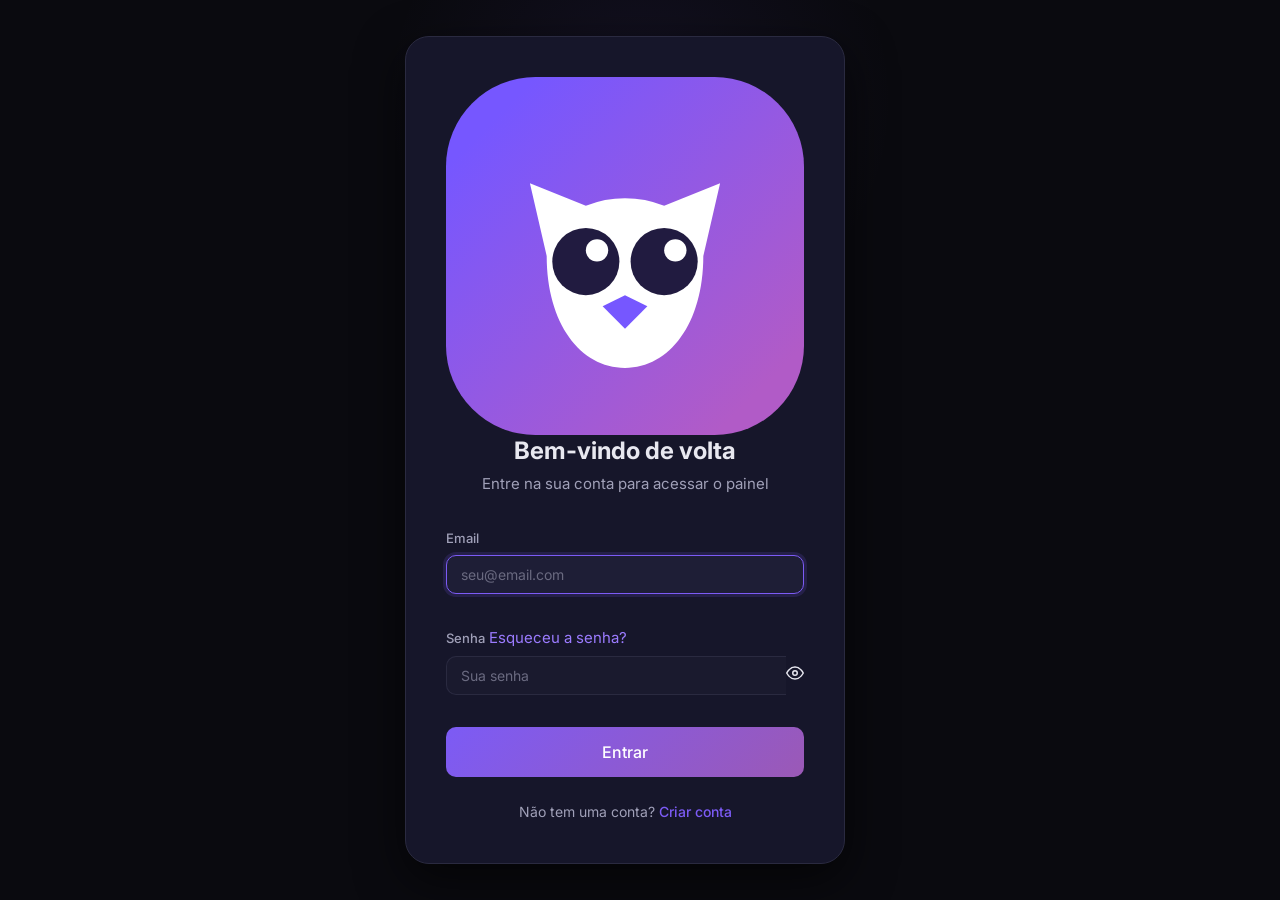
<file: login.html>
<!DOCTYPE html>
<html lang="pt-BR" data-theme="dark">
<head>
    <meta charset="UTF-8">
    <meta name="viewport" content="width=device-width, initial-scale=1.0">
    <meta name="description" content="Entrar no OwlApp – Acesse seu painel de criador.">
    <meta name="theme-color" content="#7c3aed">
    <title>Entrar – OwlApp</title>
    <link rel="icon" href="owlapp-logo.svg" type="image/svg+xml">
    <link rel="preconnect" href="https://fonts.googleapis.com">
    <link rel="preconnect" href="https://fonts.gstatic.com" crossorigin>
    <link href="https://fonts.googleapis.com/css2?family=Inter:wght@300;400;500;600;700;800;900&display=swap" rel="stylesheet">
    <link rel="stylesheet" href="css/style.css">
</head>
<body>

    <div class="auth-page">
        <div class="auth-card">
            <!-- Header -->
            <div class="auth-header">
                <a href="/" class="auth-logo-link">
                    <img src="owlapp-logo.svg" alt="OwlApp" class="auth-logo-img">
                </a>
                <h1 class="auth-title">Bem-vindo de volta</h1>
                <p class="auth-subtitle">Entre na sua conta para acessar o painel</p>
            </div>

            <!-- Form -->
            <form id="loginForm" class="auth-form" onsubmit="return false;">
                <div class="form-group">
                    <label class="form-label" for="loginEmail">Email</label>
                    <input
                        type="email"
                        id="loginEmail"
                        class="form-input"
                        placeholder="seu@email.com"
                        required
                        autocomplete="email"
                    >
                </div>

                <div class="form-group">
                    <div class="auth-label-row">
                        <label class="form-label" for="loginPassword">Senha</label>
                        <a href="#" id="btnForgotPassword" class="auth-forgot-link" onclick="LoginPage.showForgotPassword()">Esqueceu a senha?</a>
                    </div>
                    <div class="input-group">
                        <input
                            type="password"
                            id="loginPassword"
                            class="form-input"
                            placeholder="Sua senha"
                            required
                            autocomplete="current-password"
                            minlength="6"
                        >
                        <button type="button" class="input-group-btn" id="btnTogglePassword" onclick="LoginPage.togglePasswordVisibility('loginPassword', 'btnTogglePassword')">
                            <svg width="18" height="18" viewBox="0 0 24 24" fill="none" stroke="currentColor" stroke-width="2" stroke-linecap="round" stroke-linejoin="round"><path d="M1 12s4-8 11-8 11 8 11 8-4 8-11 8-11-8-11-8z"/><circle cx="12" cy="12" r="3"/></svg>
                        </button>
                    </div>
                </div>

                <button type="submit" class="btn btn-gradient btn-lg auth-submit-btn" id="btnLogin">
                    Entrar
                </button>
            </form>

            <!-- Forgot Password Form (hidden) -->
            <form id="forgotForm" class="auth-form" style="display:none;" onsubmit="return false;">
                <p class="auth-info-text">Informe seu email e enviaremos um link para redefinir sua senha.</p>
                <div class="form-group">
                    <label class="form-label" for="forgotEmail">Email</label>
                    <input
                        type="email"
                        id="forgotEmail"
                        class="form-input"
                        placeholder="seu@email.com"
                        required
                        autocomplete="email"
                    >
                </div>
                <button type="submit" class="btn btn-gradient btn-lg auth-submit-btn" id="btnForgot">
                    Enviar Link
                </button>
                <button type="button" class="btn btn-ghost btn-sm auth-back-btn" onclick="LoginPage.showLoginForm()">
                    <svg width="16" height="16" viewBox="0 0 24 24" fill="none" stroke="currentColor" stroke-width="2" stroke-linecap="round" stroke-linejoin="round"><line x1="19" y1="12" x2="5" y2="12"/><polyline points="12 19 5 12 12 5"/></svg>
                    Voltar ao login
                </button>
            </form>

            <!-- Footer -->
            <div class="auth-footer">
                <p>Não tem uma conta? <a href="cadastro.html" class="auth-footer-link">Criar conta</a></p>
            </div>
        </div>

        <!-- Theme Toggle -->
        <button class="auth-theme-toggle btn btn-ghost btn-icon btn-sm" id="btnThemeToggleAuth" onclick="toggleTheme()" aria-label="Alternar tema">
            <span id="themeIconAuth"></span>
        </button>
    </div>

    <!-- Toast Container -->
    <div id="toastContainer" class="toast-container"></div>

    <!-- Scripts -->
    <script src="js/app.js"></script>
    <script src="js/login.js"></script>
</body>
</html>
</file>
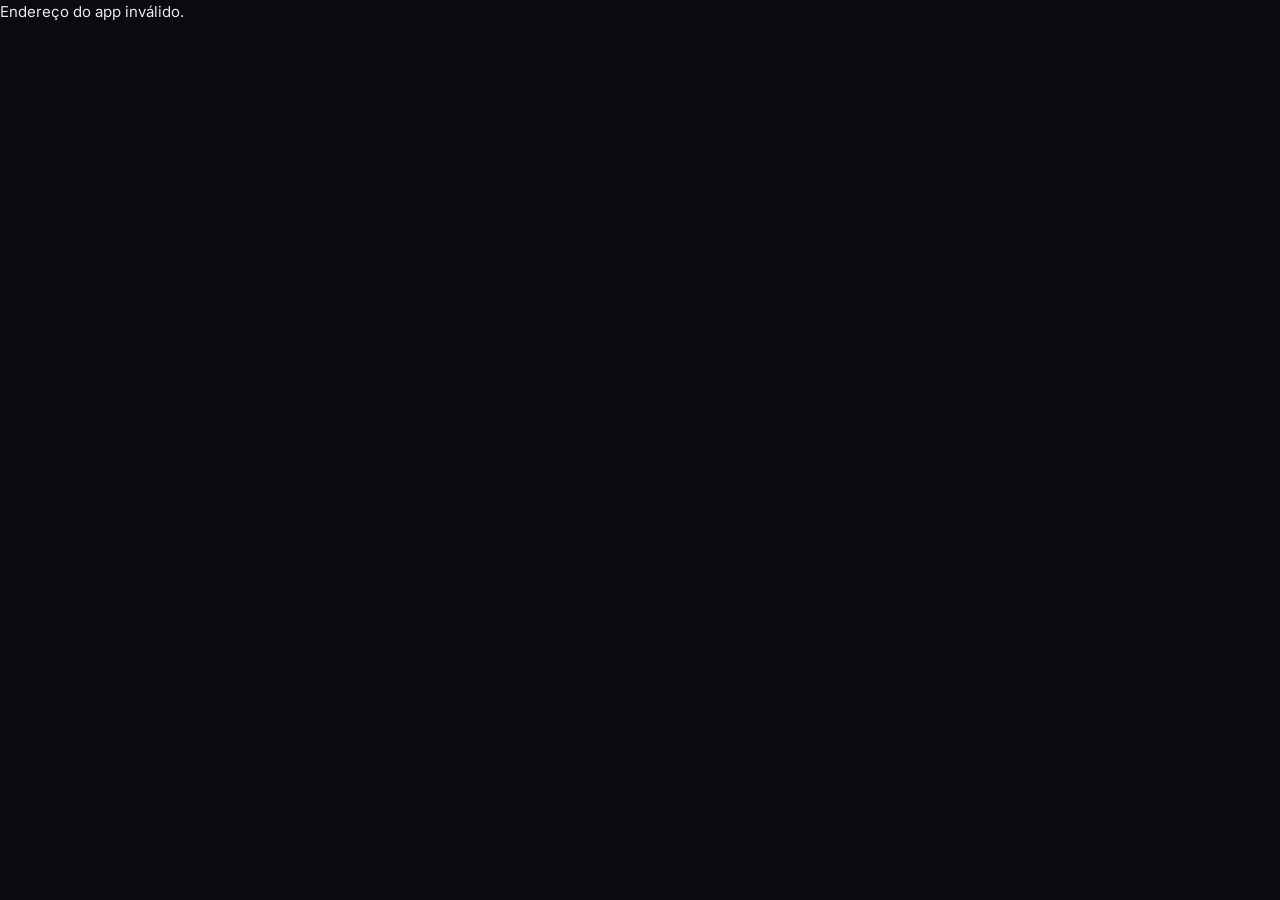
<file: public-app.html>
<!DOCTYPE html>
<html lang="pt-BR" data-theme="dark">
<head>
    <meta charset="UTF-8">
    <meta name="viewport" content="width=device-width, initial-scale=1.0">
    <meta name="theme-color" content="#7c3aed" id="appThemeColor">
    <title>App – OwlApp</title>
    <link rel="icon" href="/owlapp-logo.svg" type="image/svg+xml">
    <link rel="preconnect" href="https://fonts.googleapis.com">
    <link rel="preconnect" href="https://fonts.gstatic.com" crossorigin>
    <link href="https://fonts.googleapis.com/css2?family=Inter:wght@300;400;500;600;700;800&display=swap" rel="stylesheet">
    <link rel="stylesheet" href="/css/style.css">
</head>
<body class="public-app-page">
    <main class="public-app-shell">
        <div id="publicAppLoading" class="public-app-state">Carregando app...</div>
        <div id="publicAppError" class="public-app-state public-app-error" style="display:none"></div>
        <div id="publicAppContent" style="display:none">
            <header class="public-app-hero">
                <img id="publicAppLogo" class="public-app-logo" alt="" style="display:none">
                <div id="publicAppIcon" class="public-app-icon"></div>
                <div>
                    <h1 id="publicAppName"></h1>
                    <p id="publicAppDescription"></p>
                </div>
            </header>
            <section>
                <h2 class="public-app-section-title">Conteúdos</h2>
                <div id="publicAppModules" class="public-app-modules"></div>
            </section>
        </div>
    </main>
    <script src="/js/app.js"></script>
    <script src="/js/public-app.js"></script>
</body>
</html>
</file>
<file: css/style.css>
/* ============================================================================
   OWLAPP CREATOR HUB — STYLESHEET COMPLETO
   ============================================================================
   Seções:
   1. Variáveis (Dark + Light)
   2. Reset
   3. Tipografia
   4. Layout (App Layout)
   5. Sidebar
   6. Header
   7. Cards / Stats
   8. Tabelas
   9. Forms / Inputs
   10. Botões
   11. Modais
   12. Toast
   13. Componentes (badges, spinner, empty state, image upload, tabs)
   14. Landing Page
   15. Auth Pages
   16. Public App
   17. Responsivo
   18. Print
   ============================================================================ */

/* ============================================================================
   1. VARIÁVEIS
   ============================================================================ */
:root {
    /* Backgrounds */
    --bg-primary: #0a0a0f;
    --bg-secondary: #12121a;
    --bg-card: #16162a;
    --bg-card-hover: #1c1c35;
    --bg-input: #1a1a2e;
    --bg-input-focus: #1e1e36;
    --bg-sidebar: #0e0e18;
    --bg-header: rgba(10, 10, 15, 0.85);
    --bg-modal: #16162a;
    --bg-modal-backdrop: rgba(0, 0, 0, 0.7);
    --bg-tooltip: #2a2a45;
    --bg-code: #1a1a2e;
    --bg-hover: rgba(124, 91, 245, 0.08);
    --bg-active: rgba(124, 91, 245, 0.15);

    /* Text */
    --text-primary: #e8e8f0;
    --text-secondary: #a0a0b8;
    --text-muted: #6a6a80;
    --text-inverse: #0a0a0f;
    --text-link: #9b7bff;

    /* Brand / Accent */
    --color-primary: #7c5bf5;
    --color-primary-hover: #6a4be0;
    --color-primary-light: rgba(124, 91, 245, 0.15);
    --color-primary-glow: rgba(124, 91, 245, 0.4);

    /* Status */
    --color-success: #00d4aa;
    --color-success-light: rgba(0, 212, 170, 0.15);
    --color-danger: #ff4757;
    --color-danger-light: rgba(255, 71, 87, 0.15);
    --color-warning: #ffa64d;
    --color-warning-light: rgba(255, 166, 77, 0.15);
    --color-info: #4dc8ff;
    --color-info-light: rgba(77, 200, 255, 0.15);

    /* Borders */
    --border-color: #2a2a40;
    --border-color-light: #353550;
    --border-color-focus: #7c5bf5;
    --border-radius-sm: 6px;
    --border-radius: 10px;
    --border-radius-lg: 16px;
    --border-radius-xl: 24px;
    --border-radius-full: 9999px;

    /* Shadows */
    --shadow-sm: 0 1px 3px rgba(0, 0, 0, 0.3);
    --shadow: 0 4px 12px rgba(0, 0, 0, 0.4);
    --shadow-lg: 0 8px 32px rgba(0, 0, 0, 0.5);
    --shadow-xl: 0 16px 48px rgba(0, 0, 0, 0.6);
    --shadow-glow: 0 0 20px rgba(124, 91, 245, 0.3);
    --shadow-inset: inset 0 1px 3px rgba(0, 0, 0, 0.3);

    /* Spacing */
    --sidebar-width: 260px;
    --sidebar-collapsed-width: 64px;
    --header-height: 64px;
    --content-max-width: 1400px;
    --content-padding: 24px;

    /* Transitions */
    --transition-fast: 0.15s ease;
    --transition: 0.3s ease;
    --transition-slow: 0.5s ease;

    /* Z-index scale */
    --z-content: 1;
    --z-header: 100;
    --z-sidebar: 200;
    --z-overlay: 1000;
    --z-sidebar-mobile: 1001;
    --z-dropdown: 1500;
    --z-modal: 2000;
    --z-toast: 3000;

    /* Font */
    --font-family: 'Inter', -apple-system, BlinkMacSystemFont, 'Segoe UI', Roboto, sans-serif;
    --font-mono: 'JetBrains Mono', 'Fira Code', 'Consolas', monospace;
}

/* Light theme */
[data-theme="light"] {
    --bg-primary: #f5f5fa;
    --bg-secondary: #ffffff;
    --bg-card: #ffffff;
    --bg-card-hover: #f0f0f8;
    --bg-input: #f0f0f8;
    --bg-input-focus: #e8e8f2;
    --bg-sidebar: #ffffff;
    --bg-header: rgba(245, 245, 250, 0.9);
    --bg-modal: #ffffff;
    --bg-modal-backdrop: rgba(0, 0, 0, 0.4);
    --bg-tooltip: #2a2a45;
    --bg-code: #f0f0f8;
    --bg-hover: rgba(124, 91, 245, 0.06);
    --bg-active: rgba(124, 91, 245, 0.1);

    --text-primary: #1a1a2e;
    --text-secondary: #55556a;
    --text-muted: #8a8aa0;
    --text-inverse: #ffffff;
    --text-link: #6a4be0;

    --border-color: #e0e0ee;
    --border-color-light: #d0d0e0;

    --shadow-sm: 0 1px 3px rgba(0, 0, 0, 0.08);
    --shadow: 0 4px 12px rgba(0, 0, 0, 0.1);
    --shadow-lg: 0 8px 32px rgba(0, 0, 0, 0.12);
    --shadow-xl: 0 16px 48px rgba(0, 0, 0, 0.15);
    --shadow-glow: 0 0 20px rgba(124, 91, 245, 0.15);
    --shadow-inset: inset 0 1px 3px rgba(0, 0, 0, 0.08);
}

/* ============================================================================
   2. RESET
   ============================================================================ */
*,
*::before,
*::after {
    margin: 0;
    padding: 0;
    box-sizing: border-box;
}

html {
    font-size: 16px;
    -webkit-text-size-adjust: 100%;
    scroll-behavior: smooth;
}

body {
    font-family: var(--font-family);
    font-size: 0.9375rem;
    line-height: 1.6;
    color: var(--text-primary);
    background-color: var(--bg-primary);
    -webkit-font-smoothing: antialiased;
    -moz-osx-font-smoothing: grayscale;
    overflow-x: hidden;
    min-height: 100vh;
}

a {
    color: var(--text-link);
    text-decoration: none;
    transition: color var(--transition-fast);
}

a:hover {
    color: var(--color-primary);
}

img {
    max-width: 100%;
    height: auto;
    display: block;
}

button {
    font-family: inherit;
    cursor: pointer;
    border: none;
    background: none;
    font-size: inherit;
    color: inherit;
}

input,
select,
textarea {
    font-family: inherit;
    font-size: inherit;
    color: inherit;
}

ul, ol {
    list-style: none;
}

h1, h2, h3, h4, h5, h6 {
    font-weight: 600;
    line-height: 1.3;
    color: var(--text-primary);
}

h1 { font-size: 1.875rem; }
h2 { font-size: 1.5rem; }
h3 { font-size: 1.25rem; }
h4 { font-size: 1.125rem; }
h5 { font-size: 1rem; }
h6 { font-size: 0.875rem; }

::selection {
    background-color: var(--color-primary-light);
    color: var(--text-primary);
}

::-webkit-scrollbar {
    width: 6px;
    height: 6px;
}

::-webkit-scrollbar-track {
    background: transparent;
}

::-webkit-scrollbar-thumb {
    background: var(--border-color);
    border-radius: var(--border-radius-full);
}

::-webkit-scrollbar-thumb:hover {
    background: var(--text-muted);
}

/* ============================================================================
   3. TIPOGRAFIA
   ============================================================================ */
.text-primary { color: var(--text-primary); }
.text-secondary { color: var(--text-secondary); }
.text-muted { color: var(--text-muted); }
.text-success { color: var(--color-success); }
.text-danger { color: var(--color-danger); }
.text-warning { color: var(--color-warning); }
.text-info { color: var(--color-info); }
.text-brand { color: var(--color-primary); }

.text-sm { font-size: 0.8125rem; }
.text-xs { font-size: 0.75rem; }
.text-lg { font-size: 1.125rem; }
.text-xl { font-size: 1.25rem; }
.text-2xl { font-size: 1.5rem; }
.text-3xl { font-size: 1.875rem; }

.font-medium { font-weight: 500; }
.font-semibold { font-weight: 600; }
.font-bold { font-weight: 700; }

.text-center { text-align: center; }
.text-right { text-align: right; }
.text-truncate {
    overflow: hidden;
    text-overflow: ellipsis;
    white-space: nowrap;
}

.line-clamp-2 {
    display: -webkit-box;
    -webkit-line-clamp: 2;
    -webkit-box-orient: vertical;
    overflow: hidden;
}

/* ============================================================================
   4. LAYOUT (App Layout)
   ============================================================================ */
.app-layout {
    display: flex;
    min-height: 100vh;
    position: relative;
}

.main-content {
    flex: 1;
    min-width: 0;
    margin-left: var(--sidebar-width);
    transition: margin-left var(--transition);
    display: flex;
    flex-direction: column;
    min-height: 100vh;
}

.sidebar-collapsed .main-content {
    margin-left: var(--sidebar-collapsed-width);
}

.content-body {
    flex: 1;
    padding: var(--content-padding);
    padding-top: calc(var(--header-height) + var(--content-padding));
    max-width: var(--content-max-width);
    width: 100%;
    margin: 0 auto;
}

.page-title {
    font-size: 1.875rem;
    font-weight: 700;
    margin-bottom: 0.25rem;
}

.page-subtitle {
    color: var(--text-secondary);
    font-size: 0.9375rem;
    margin-bottom: 1.5rem;
}

.page-header {
    display: flex;
    align-items: flex-start;
    justify-content: space-between;
    margin-bottom: 1.5rem;
    gap: 1rem;
    flex-wrap: wrap;
}

.page-header-left {
    flex: 1;
    min-width: 0;
}

.page-header-right {
    display: flex;
    align-items: center;
    gap: 0.75rem;
    flex-shrink: 0;
}

.section-title {
    font-size: 1.125rem;
    font-weight: 600;
    margin-bottom: 1rem;
}

/* Grid helpers */
.grid-1 { display: grid; grid-template-columns: 1fr; gap: 1.5rem; }
.grid-2 { display: grid; grid-template-columns: repeat(2, 1fr); gap: 1.5rem; }
.grid-3 { display: grid; grid-template-columns: repeat(3, 1fr); gap: 1.5rem; }
.grid-4 { display: grid; grid-template-columns: repeat(4, 1fr); gap: 1.5rem; }

.flex-row { display: flex; align-items: center; gap: 0.75rem; }
.flex-col { display: flex; flex-direction: column; gap: 0.75rem; }
.flex-between { display: flex; align-items: center; justify-content: space-between; }
.flex-center { display: flex; align-items: center; justify-content: center; }
.flex-wrap { flex-wrap: wrap; }
.flex-1 { flex: 1; min-width: 0; }
.gap-sm { gap: 0.5rem; }
.gap-lg { gap: 1.5rem; }
.gap-xl { gap: 2rem; }

.mt-1 { margin-top: 0.5rem; }
.mt-2 { margin-top: 1rem; }
.mt-3 { margin-top: 1.5rem; }
.mt-4 { margin-top: 2rem; }
.mb-1 { margin-bottom: 0.5rem; }
.mb-2 { margin-bottom: 1rem; }
.mb-3 { margin-bottom: 1.5rem; }
.mb-4 { margin-bottom: 2rem; }

.hidden { display: none !important; }

/* ============================================================================
   5. SIDEBAR
   ============================================================================ */
.sidebar {
    position: fixed;
    top: 0;
    left: 0;
    width: var(--sidebar-width);
    height: 100vh;
    background: var(--bg-sidebar);
    border-right: 1px solid var(--border-color);
    z-index: var(--z-sidebar);
    display: flex;
    flex-direction: column;
    transition: width var(--transition), transform var(--transition);
    overflow: hidden;
}

.sidebar-collapsed .sidebar {
    width: var(--sidebar-collapsed-width);
}

.sidebar-header {
    display: flex;
    align-items: center;
    padding: 16px;
    height: var(--header-height);
    border-bottom: 1px solid var(--border-color);
    gap: 12px;
    flex-shrink: 0;
}

.sidebar-logo {
    width: 32px;
    height: 32px;
    border-radius: var(--border-radius-sm);
    object-fit: contain;
    flex-shrink: 0;
}

.sidebar-brand {
    font-size: 1.125rem;
    font-weight: 700;
    color: var(--text-primary);
    white-space: nowrap;
    overflow: hidden;
    transition: opacity var(--transition);
}

.sidebar-collapsed .sidebar-brand {
    opacity: 0;
    width: 0;
}

.sidebar-toggle {
    position: absolute;
    top: 18px;
    right: -14px;
    width: 28px;
    height: 28px;
    background: var(--bg-card);
    border: 1px solid var(--border-color);
    border-radius: var(--border-radius-full);
    display: flex;
    align-items: center;
    justify-content: center;
    color: var(--text-secondary);
    cursor: pointer;
    z-index: calc(var(--z-sidebar) + 1);
    transition: background var(--transition-fast), color var(--transition-fast);
    font-size: 0.75rem;
}

.sidebar-toggle:hover {
    background: var(--color-primary);
    color: #fff;
    border-color: var(--color-primary);
}

.sidebar-toggle svg,
.sidebar-toggle .chevron-icon {
    width: 14px;
    height: 14px;
    transition: transform var(--transition);
}

.sidebar-collapsed .sidebar-toggle svg,
.sidebar-collapsed .sidebar-toggle .chevron-icon {
    transform: rotate(180deg);
}

.sidebar-nav {
    flex: 1;
    overflow-y: auto;
    padding: 12px 8px;
    display: flex;
    flex-direction: column;
    gap: 2px;
}

.sidebar-nav-item {
    display: flex;
    align-items: center;
    gap: 12px;
    padding: 10px 12px;
    border-radius: var(--border-radius);
    color: var(--text-secondary);
    font-size: 0.875rem;
    font-weight: 500;
    white-space: nowrap;
    transition: background var(--transition-fast), color var(--transition-fast);
    text-decoration: none;
    position: relative;
}

.sidebar-nav-item:hover {
    background: var(--bg-hover);
    color: var(--text-primary);
}

.sidebar-nav-item.active {
    background: var(--bg-active);
    color: var(--color-primary);
}

.sidebar-nav-item.active::before {
    content: '';
    position: absolute;
    left: 0;
    top: 50%;
    transform: translateY(-50%);
    width: 3px;
    height: 60%;
    background: var(--color-primary);
    border-radius: 0 2px 2px 0;
}

.sidebar-nav-icon {
    width: 20px;
    height: 20px;
    flex-shrink: 0;
    display: flex;
    align-items: center;
    justify-content: center;
}

.sidebar-nav-icon svg {
    width: 20px;
    height: 20px;
}

.sidebar-nav-label {
    overflow: hidden;
    transition: opacity var(--transition), width var(--transition);
}

.sidebar-collapsed .sidebar-nav-label {
    opacity: 0;
    width: 0;
}

.sidebar-collapsed .sidebar-nav-item {
    justify-content: center;
    padding: 10px;
}

.sidebar-section-title {
    font-size: 0.6875rem;
    font-weight: 600;
    text-transform: uppercase;
    letter-spacing: 0.08em;
    color: var(--text-muted);
    padding: 16px 12px 6px;
    white-space: nowrap;
    overflow: hidden;
}

.sidebar-collapsed .sidebar-section-title {
    opacity: 0;
    height: 0;
    padding: 0;
}

.sidebar-footer {
    padding: 12px 8px;
    border-top: 1px solid var(--border-color);
    flex-shrink: 0;
}

/* Mobile overlay */
.sidebar-overlay {
    display: none;
    position: fixed;
    inset: 0;
    background: var(--bg-modal-backdrop);
    z-index: var(--z-overlay);
    opacity: 0;
    transition: opacity var(--transition);
}

.sidebar-overlay.active {
    display: block;
    opacity: 1;
}

/* ============================================================================
   6. HEADER
   ============================================================================ */
.main-header {
    position: fixed;
    top: 0;
    right: 0;
    left: var(--sidebar-width);
    height: var(--header-height);
    background: var(--bg-header);
    backdrop-filter: blur(12px);
    -webkit-backdrop-filter: blur(12px);
    border-bottom: 1px solid var(--border-color);
    z-index: var(--z-header);
    display: flex;
    align-items: center;
    justify-content: space-between;
    padding: 0 var(--content-padding);
    transition: left var(--transition);
}

.sidebar-collapsed .main-header {
    left: var(--sidebar-collapsed-width);
}

.header-left {
    display: flex;
    align-items: center;
    gap: 1rem;
}

.header-title {
    font-size: 1.125rem;
    font-weight: 600;
}

.header-right {
    display: flex;
    align-items: center;
    gap: 0.75rem;
}

.header-mobile-toggle {
    display: none;
    width: 40px;
    height: 40px;
    align-items: center;
    justify-content: center;
    border-radius: var(--border-radius);
    color: var(--text-secondary);
    transition: background var(--transition-fast);
}

.header-mobile-toggle:hover {
    background: var(--bg-hover);
}

.header-mobile-toggle svg {
    width: 22px;
    height: 22px;
}

.theme-toggle {
    width: 36px;
    height: 36px;
    display: flex;
    align-items: center;
    justify-content: center;
    border-radius: var(--border-radius);
    color: var(--text-secondary);
    transition: background var(--transition-fast), color var(--transition-fast);
}

.theme-toggle:hover {
    background: var(--bg-hover);
    color: var(--color-warning);
}

.theme-toggle svg {
    width: 20px;
    height: 20px;
}

.header-user {
    display: flex;
    align-items: center;
    gap: 0.5rem;
    padding: 6px 12px;
    border-radius: var(--border-radius);
    transition: background var(--transition-fast);
}

.header-user:hover {
    background: var(--bg-hover);
}

.header-avatar {
    width: 32px;
    height: 32px;
    border-radius: var(--border-radius-full);
    background: var(--color-primary-light);
    color: var(--color-primary);
    display: flex;
    align-items: center;
    justify-content: center;
    font-size: 0.8125rem;
    font-weight: 600;
}

.header-user-name {
    font-size: 0.8125rem;
    font-weight: 500;
    color: var(--text-primary);
    max-width: 150px;
    overflow: hidden;
    text-overflow: ellipsis;
    white-space: nowrap;
}

/* ============================================================================
   7. CARDS / STATS
   ============================================================================ */
.card {
    background: var(--bg-card);
    border: 1px solid var(--border-color);
    border-radius: var(--border-radius-lg);
    padding: 1.5rem;
    transition: border-color var(--transition-fast), box-shadow var(--transition-fast);
}

.card:hover {
    border-color: var(--border-color-light);
}

.card-clickable {
    cursor: pointer;
}

.card-clickable:hover {
    border-color: var(--color-primary);
    box-shadow: var(--shadow-glow);
}

.card-header {
    display: flex;
    align-items: flex-start;
    justify-content: space-between;
    margin-bottom: 1rem;
    gap: 0.75rem;
}

.card-title {
    font-size: 1rem;
    font-weight: 600;
}

.card-subtitle {
    font-size: 0.8125rem;
    color: var(--text-secondary);
    margin-top: 0.25rem;
}

.card-body {
    display: flex;
    flex-direction: column;
    gap: 0.75rem;
}

.card-footer {
    display: flex;
    align-items: center;
    gap: 0.5rem;
    margin-top: 1rem;
    padding-top: 1rem;
    border-top: 1px solid var(--border-color);
}

/* Stats cards */
.stat-card {
    background: var(--bg-card);
    border: 1px solid var(--border-color);
    border-radius: var(--border-radius-lg);
    padding: 1.25rem;
    display: flex;
    align-items: center;
    gap: 1rem;
}

.stat-icon {
    width: 48px;
    height: 48px;
    border-radius: var(--border-radius);
    display: flex;
    align-items: center;
    justify-content: center;
    flex-shrink: 0;
}

.stat-icon svg {
    width: 24px;
    height: 24px;
}

.stat-icon.primary {
    background: var(--color-primary-light);
    color: var(--color-primary);
}

.stat-icon.success {
    background: var(--color-success-light);
    color: var(--color-success);
}

.stat-icon.danger {
    background: var(--color-danger-light);
    color: var(--color-danger);
}

.stat-icon.warning {
    background: var(--color-warning-light);
    color: var(--color-warning);
}

.stat-icon.info {
    background: var(--color-info-light);
    color: var(--color-info);
}

.stat-info {
    flex: 1;
    min-width: 0;
}

.stat-label {
    font-size: 0.8125rem;
    color: var(--text-secondary);
    margin-bottom: 0.125rem;
}

.stat-value {
    font-size: 1.5rem;
    font-weight: 700;
    line-height: 1.2;
}

.stat-change {
    font-size: 0.75rem;
    font-weight: 500;
    margin-top: 0.125rem;
}

.stat-change.positive { color: var(--color-success); }
.stat-change.negative { color: var(--color-danger); }

/* App cards (dashboard) */
.app-card {
    background: var(--bg-card);
    border: 1px solid var(--border-color);
    border-radius: var(--border-radius-lg);
    overflow: hidden;
    transition: border-color var(--transition-fast), box-shadow var(--transition-fast), transform var(--transition-fast);
}

.app-card:hover {
    border-color: var(--border-color-light);
    box-shadow: var(--shadow);
    transform: translateY(-2px);
}

.app-card-header {
    display: flex;
    align-items: center;
    gap: 0.75rem;
    padding: 1.25rem 1.25rem 0.75rem;
}

.app-card-icon {
    width: 44px;
    height: 44px;
    border-radius: var(--border-radius);
    object-fit: cover;
    flex-shrink: 0;
}

.app-card-icon-placeholder {
    width: 44px;
    height: 44px;
    border-radius: var(--border-radius);
    background: var(--color-primary-light);
    display: flex;
    align-items: center;
    justify-content: center;
    color: var(--color-primary);
    flex-shrink: 0;
}

.app-card-icon-placeholder svg {
    width: 22px;
    height: 22px;
}

.app-card-info {
    flex: 1;
    min-width: 0;
}

.app-card-name {
    font-size: 1rem;
    font-weight: 600;
    overflow: hidden;
    text-overflow: ellipsis;
    white-space: nowrap;
}

.app-card-slug {
    font-size: 0.8125rem;
    color: var(--text-muted);
}

.app-card-actions-top {
    display: flex;
    align-items: center;
    gap: 0.25rem;
    flex-shrink: 0;
}

.app-card-body {
    padding: 0.75rem 1.25rem;
}

.app-card-stats {
    display: grid;
    grid-template-columns: 1fr 1fr;
    gap: 0.5rem;
    font-size: 0.8125rem;
    color: var(--text-secondary);
}

.app-card-stats span {
    font-weight: 500;
    color: var(--text-primary);
}

.app-card-description {
    font-size: 0.8125rem;
    color: var(--text-secondary);
    margin-top: 0.5rem;
    display: -webkit-box;
    -webkit-line-clamp: 2;
    -webkit-box-orient: vertical;
    overflow: hidden;
}

.app-card-footer {
    padding: 0.75rem 1.25rem 1.25rem;
    display: flex;
    flex-direction: column;
    gap: 0.5rem;
}

.app-card-footer .btn-row {
    display: grid;
    grid-template-columns: 1fr 1fr;
    gap: 0.5rem;
}

/* ============================================================================
   8. TABELAS
   ============================================================================ */
.table-wrapper {
    background: var(--bg-card);
    border: 1px solid var(--border-color);
    border-radius: var(--border-radius-lg);
    overflow: hidden;
}

.table-header {
    display: flex;
    align-items: center;
    justify-content: space-between;
    padding: 1rem 1.25rem;
    border-bottom: 1px solid var(--border-color);
    gap: 1rem;
    flex-wrap: wrap;
}

.table-header-left {
    display: flex;
    align-items: center;
    gap: 0.75rem;
    flex: 1;
    min-width: 0;
}

.table-header-right {
    display: flex;
    align-items: center;
    gap: 0.5rem;
    flex-shrink: 0;
}

.table-search {
    position: relative;
    flex: 1;
    max-width: 320px;
}

.table-search input {
    width: 100%;
    padding: 8px 12px 8px 36px;
    background: var(--bg-input);
    border: 1px solid var(--border-color);
    border-radius: var(--border-radius);
    color: var(--text-primary);
    font-size: 0.8125rem;
    transition: border-color var(--transition-fast), box-shadow var(--transition-fast);
}

.table-search input:focus {
    outline: none;
    border-color: var(--border-color-focus);
    box-shadow: 0 0 0 3px var(--color-primary-light);
}

.table-search input::placeholder {
    color: var(--text-muted);
}

.table-search-icon {
    position: absolute;
    left: 10px;
    top: 50%;
    transform: translateY(-50%);
    color: var(--text-muted);
    pointer-events: none;
}

.table-search-icon svg {
    width: 16px;
    height: 16px;
}

.table-scroll {
    overflow-x: auto;
}

table {
    width: 100%;
    border-collapse: collapse;
}

thead th {
    padding: 12px 16px;
    text-align: left;
    font-size: 0.75rem;
    font-weight: 600;
    text-transform: uppercase;
    letter-spacing: 0.05em;
    color: var(--text-muted);
    background: var(--bg-secondary);
    border-bottom: 1px solid var(--border-color);
    white-space: nowrap;
}

tbody td {
    padding: 12px 16px;
    font-size: 0.875rem;
    border-bottom: 1px solid var(--border-color);
    vertical-align: middle;
}

tbody tr {
    transition: background var(--transition-fast);
}

tbody tr:hover {
    background: var(--bg-hover);
}

tbody tr:last-child td {
    border-bottom: none;
}

.table-actions {
    display: flex;
    align-items: center;
    gap: 0.25rem;
}

.table-empty {
    padding: 3rem 1.5rem;
    text-align: center;
}

.table-empty-icon {
    width: 48px;
    height: 48px;
    margin: 0 auto 1rem;
    color: var(--text-muted);
    opacity: 0.5;
}

.table-empty-icon svg {
    width: 48px;
    height: 48px;
}

.table-empty-title {
    font-size: 1rem;
    font-weight: 600;
    margin-bottom: 0.25rem;
}

.table-empty-text {
    font-size: 0.875rem;
    color: var(--text-muted);
    margin-bottom: 1rem;
}

.table-pagination {
    display: flex;
    align-items: center;
    justify-content: space-between;
    padding: 12px 16px;
    border-top: 1px solid var(--border-color);
    font-size: 0.8125rem;
    color: var(--text-secondary);
}

.table-pagination-buttons {
    display: flex;
    align-items: center;
    gap: 0.25rem;
}

/* Cell utilities */
.cell-user {
    display: flex;
    align-items: center;
    gap: 0.75rem;
}

.cell-avatar {
    width: 32px;
    height: 32px;
    border-radius: var(--border-radius-full);
    background: var(--color-primary-light);
    color: var(--color-primary);
    display: flex;
    align-items: center;
    justify-content: center;
    font-size: 0.75rem;
    font-weight: 600;
    flex-shrink: 0;
}

.cell-avatar img {
    width: 100%;
    height: 100%;
    border-radius: var(--border-radius-full);
    object-fit: cover;
}

.cell-name {
    font-weight: 500;
}

.cell-email {
    font-size: 0.8125rem;
    color: var(--text-muted);
}

.cell-date {
    font-size: 0.8125rem;
    color: var(--text-secondary);
    white-space: nowrap;
}

.cell-mono {
    font-family: var(--font-mono);
    font-size: 0.8125rem;
}

/* ============================================================================
   9. FORMS / INPUTS
   ============================================================================ */
.form-group {
    display: flex;
    flex-direction: column;
    gap: 0.375rem;
    margin-bottom: 1rem;
}

.form-group:last-child {
    margin-bottom: 0;
}

.form-label {
    font-size: 0.8125rem;
    font-weight: 500;
    color: var(--text-secondary);
}

.form-label .required {
    color: var(--color-danger);
    margin-left: 2px;
}

.form-hint {
    font-size: 0.75rem;
    color: var(--text-muted);
}

.form-error {
    font-size: 0.75rem;
    color: var(--color-danger);
}

.form-input,
.form-select,
.form-textarea {
    width: 100%;
    padding: 10px 14px;
    background: var(--bg-input);
    border: 1px solid var(--border-color);
    border-radius: var(--border-radius);
    color: var(--text-primary);
    font-size: 0.875rem;
    transition: border-color var(--transition-fast), box-shadow var(--transition-fast), background var(--transition-fast);
}

.form-input:focus,
.form-select:focus,
.form-textarea:focus {
    outline: none;
    border-color: var(--border-color-focus);
    box-shadow: 0 0 0 3px var(--color-primary-light);
    background: var(--bg-input-focus);
}

.form-input::placeholder,
.form-textarea::placeholder {
    color: var(--text-muted);
}

.form-input:disabled,
.form-select:disabled,
.form-textarea:disabled {
    opacity: 0.5;
    cursor: not-allowed;
}

.form-input.error,
.form-select.error,
.form-textarea.error {
    border-color: var(--color-danger);
    box-shadow: 0 0 0 3px var(--color-danger-light);
}

.form-textarea {
    min-height: 100px;
    resize: vertical;
    line-height: 1.5;
}

.form-select {
    appearance: none;
    background-image: url("data:image/svg+xml,%3Csvg xmlns='http://www.w3.org/2000/svg' width='12' height='12' viewBox='0 0 24 24' fill='none' stroke='%236a6a80' stroke-width='2' stroke-linecap='round' stroke-linejoin='round'%3E%3Cpolyline points='6 9 12 15 18 9'%3E%3C/polyline%3E%3C/svg%3E");
    background-repeat: no-repeat;
    background-position: right 12px center;
    padding-right: 36px;
}

.form-input-sm {
    padding: 7px 10px;
    font-size: 0.8125rem;
}

.form-row {
    display: grid;
    grid-template-columns: 1fr 1fr;
    gap: 1rem;
}

.form-row-3 {
    display: grid;
    grid-template-columns: 1fr 1fr 1fr;
    gap: 1rem;
}

/* Checkbox / Toggle */
.form-checkbox {
    display: flex;
    align-items: center;
    gap: 0.5rem;
    cursor: pointer;
    font-size: 0.875rem;
}

.form-checkbox input[type="checkbox"] {
    appearance: none;
    width: 18px;
    height: 18px;
    border: 2px solid var(--border-color);
    border-radius: 4px;
    background: var(--bg-input);
    cursor: pointer;
    transition: background var(--transition-fast), border-color var(--transition-fast);
    flex-shrink: 0;
    position: relative;
}

.form-checkbox input[type="checkbox"]:checked {
    background: var(--color-primary);
    border-color: var(--color-primary);
}

.form-checkbox input[type="checkbox"]:checked::after {
    content: '';
    position: absolute;
    left: 5px;
    top: 2px;
    width: 5px;
    height: 9px;
    border: solid #fff;
    border-width: 0 2px 2px 0;
    transform: rotate(45deg);
}

.form-checkbox input[type="checkbox"]:focus {
    outline: none;
    box-shadow: 0 0 0 3px var(--color-primary-light);
}

.form-toggle {
    display: flex;
    align-items: center;
    gap: 0.75rem;
    cursor: pointer;
    font-size: 0.875rem;
}

.form-toggle-track {
    width: 44px;
    height: 24px;
    background: var(--border-color);
    border-radius: var(--border-radius-full);
    position: relative;
    transition: background var(--transition-fast);
    flex-shrink: 0;
}

.form-toggle-track::after {
    content: '';
    position: absolute;
    top: 2px;
    left: 2px;
    width: 20px;
    height: 20px;
    background: #fff;
    border-radius: var(--border-radius-full);
    transition: transform var(--transition-fast);
    box-shadow: var(--shadow-sm);
}

.form-toggle input {
    display: none;
}

.form-toggle input:checked + .form-toggle-track {
    background: var(--color-primary);
}

.form-toggle input:checked + .form-toggle-track::after {
    transform: translateX(20px);
}

/* Input with icon */
.form-input-icon {
    position: relative;
}

.form-input-icon .form-input {
    padding-left: 40px;
}

.form-input-icon .input-icon {
    position: absolute;
    left: 12px;
    top: 50%;
    transform: translateY(-50%);
    color: var(--text-muted);
    pointer-events: none;
}

.form-input-icon .input-icon svg {
    width: 18px;
    height: 18px;
}

/* Input group (input + button) */
.input-group {
    display: flex;
    gap: 0;
}

.input-group .form-input {
    border-top-right-radius: 0;
    border-bottom-right-radius: 0;
    border-right: none;
}

.input-group .btn {
    border-top-left-radius: 0;
    border-bottom-left-radius: 0;
    flex-shrink: 0;
}

/* Color picker */
.form-color {
    display: flex;
    align-items: center;
    gap: 0.75rem;
}

.form-color input[type="color"] {
    appearance: none;
    width: 40px;
    height: 40px;
    border: 2px solid var(--border-color);
    border-radius: var(--border-radius);
    cursor: pointer;
    padding: 2px;
    background: var(--bg-input);
}

.form-color input[type="color"]::-webkit-color-swatch-wrapper {
    padding: 0;
}

.form-color input[type="color"]::-webkit-color-swatch {
    border: none;
    border-radius: 4px;
}

/* Image upload area */
.image-upload-area {
    border: 2px dashed var(--border-color);
    border-radius: var(--border-radius-lg);
    padding: 2rem;
    text-align: center;
    cursor: pointer;
    transition: border-color var(--transition-fast), background var(--transition-fast);
    position: relative;
    overflow: hidden;
}

.image-upload-area:hover {
    border-color: var(--color-primary);
    background: var(--bg-hover);
}

.image-upload-area.has-image {
    padding: 0;
    border-style: solid;
}

.image-upload-area .upload-icon {
    width: 40px;
    height: 40px;
    margin: 0 auto 0.75rem;
    color: var(--text-muted);
}

.image-upload-area .upload-icon svg {
    width: 40px;
    height: 40px;
}

.image-upload-area .upload-text {
    font-size: 0.875rem;
    color: var(--text-secondary);
}

.image-upload-area .upload-hint {
    font-size: 0.75rem;
    color: var(--text-muted);
    margin-top: 0.25rem;
}

.image-upload-area img {
    width: 100%;
    height: 200px;
    object-fit: cover;
}

.image-upload-area .upload-remove {
    position: absolute;
    top: 8px;
    right: 8px;
    width: 28px;
    height: 28px;
    background: var(--color-danger);
    color: #fff;
    border-radius: var(--border-radius-full);
    display: flex;
    align-items: center;
    justify-content: center;
    cursor: pointer;
    transition: transform var(--transition-fast);
}

.image-upload-area .upload-remove:hover {
    transform: scale(1.1);
}

.image-upload-area .upload-remove svg {
    width: 14px;
    height: 14px;
}

.image-upload-area input[type="file"] {
    display: none;
}

/* ============================================================================
   10. BOTÕES
   ============================================================================ */
.btn {
    display: inline-flex;
    align-items: center;
    justify-content: center;
    gap: 0.5rem;
    padding: 10px 20px;
    font-size: 0.875rem;
    font-weight: 500;
    border-radius: var(--border-radius);
    transition: background var(--transition-fast), color var(--transition-fast), border-color var(--transition-fast), box-shadow var(--transition-fast), opacity var(--transition-fast), transform var(--transition-fast);
    white-space: nowrap;
    text-decoration: none;
    line-height: 1.4;
    position: relative;
    overflow: hidden;
}

.btn:disabled {
    opacity: 0.5;
    cursor: not-allowed;
    pointer-events: none;
}

.btn svg {
    width: 18px;
    height: 18px;
    flex-shrink: 0;
}

/* Primary */
.btn-primary {
    background: var(--color-primary);
    color: #fff;
    border: 1px solid var(--color-primary);
}

.btn-primary:hover {
    background: var(--color-primary-hover);
    border-color: var(--color-primary-hover);
    box-shadow: var(--shadow-glow);
}

/* Secondary / Outline */
.btn-secondary {
    background: transparent;
    color: var(--text-primary);
    border: 1px solid var(--border-color);
}

.btn-secondary:hover {
    background: var(--bg-hover);
    border-color: var(--border-color-light);
}

/* Ghost */
.btn-ghost {
    background: transparent;
    color: var(--text-secondary);
    border: 1px solid transparent;
}

.btn-ghost:hover {
    background: var(--bg-hover);
    color: var(--text-primary);
}

/* Danger */
.btn-danger {
    background: var(--color-danger);
    color: #fff;
    border: 1px solid var(--color-danger);
}

.btn-danger:hover {
    background: #e6253a;
    border-color: #e6253a;
}

/* Danger outline */
.btn-danger-outline {
    background: transparent;
    color: var(--color-danger);
    border: 1px solid var(--color-danger);
}

.btn-danger-outline:hover {
    background: var(--color-danger-light);
}

/* Success */
.btn-success {
    background: var(--color-success);
    color: var(--text-inverse);
    border: 1px solid var(--color-success);
}

.btn-success:hover {
    background: #00bf99;
    border-color: #00bf99;
}

/* Warning */
.btn-warning {
    background: var(--color-warning);
    color: var(--text-inverse);
    border: 1px solid var(--color-warning);
}

.btn-warning:hover {
    background: #f09940;
    border-color: #f09940;
}

/* Gradient */
.btn-gradient {
    background: linear-gradient(135deg, var(--color-primary), #9b59b6);
    color: #fff;
    border: none;
}

.btn-gradient:hover {
    box-shadow: var(--shadow-glow);
    transform: translateY(-1px);
}

/* Sizes */
.btn-sm {
    padding: 6px 12px;
    font-size: 0.8125rem;
}

.btn-sm svg {
    width: 15px;
    height: 15px;
}

.btn-lg {
    padding: 14px 28px;
    font-size: 1rem;
}

.btn-xl {
    padding: 16px 36px;
    font-size: 1.0625rem;
    border-radius: var(--border-radius-lg);
}

.btn-icon {
    width: 36px;
    height: 36px;
    padding: 0;
}

.btn-icon.btn-sm {
    width: 30px;
    height: 30px;
}

.btn-icon.btn-lg {
    width: 44px;
    height: 44px;
}

.btn-block {
    width: 100%;
}

/* Button group */
.btn-group {
    display: flex;
    gap: 0.5rem;
}

.btn-group-tight {
    display: flex;
    gap: 0;
}

.btn-group-tight .btn {
    border-radius: 0;
}

.btn-group-tight .btn:first-child {
    border-radius: var(--border-radius) 0 0 var(--border-radius);
}

.btn-group-tight .btn:last-child {
    border-radius: 0 var(--border-radius) var(--border-radius) 0;
}

/* ============================================================================
   11. MODAIS
   ============================================================================ */
.modal-backdrop {
    position: fixed;
    inset: 0;
    background: var(--bg-modal-backdrop);
    backdrop-filter: blur(4px);
    -webkit-backdrop-filter: blur(4px);
    z-index: var(--z-modal);
    display: flex;
    align-items: center;
    justify-content: center;
    padding: 1.5rem;
    opacity: 0;
    visibility: hidden;
    transition: opacity var(--transition), visibility var(--transition);
}

.modal-backdrop.active {
    opacity: 1;
    visibility: visible;
}

.modal {
    background: var(--bg-modal);
    border: 1px solid var(--border-color);
    border-radius: var(--border-radius-xl);
    width: 100%;
    max-width: 540px;
    max-height: 90vh;
    display: flex;
    flex-direction: column;
    box-shadow: var(--shadow-xl);
    transform: translateY(20px) scale(0.97);
    transition: transform var(--transition);
    overflow: hidden;
}

.modal-backdrop.active .modal {
    transform: translateY(0) scale(1);
}

.modal-lg {
    max-width: 720px;
}

.modal-xl {
    max-width: 960px;
}

.modal-full {
    max-width: 95vw;
    max-height: 95vh;
}

.modal-header {
    display: flex;
    align-items: center;
    justify-content: space-between;
    padding: 1.25rem 1.5rem;
    border-bottom: 1px solid var(--border-color);
    flex-shrink: 0;
}

.modal-title {
    font-size: 1.125rem;
    font-weight: 600;
}

.modal-close {
    width: 32px;
    height: 32px;
    display: flex;
    align-items: center;
    justify-content: center;
    border-radius: var(--border-radius);
    color: var(--text-muted);
    transition: background var(--transition-fast), color var(--transition-fast);
}

.modal-close:hover {
    background: var(--bg-hover);
    color: var(--text-primary);
}

.modal-close svg {
    width: 18px;
    height: 18px;
}

.modal-body {
    padding: 1.5rem;
    overflow-y: auto;
    flex: 1;
}

.modal-footer {
    display: flex;
    align-items: center;
    justify-content: flex-end;
    gap: 0.75rem;
    padding: 1rem 1.5rem;
    border-top: 1px solid var(--border-color);
    flex-shrink: 0;
}

/* Confirm modal */
.confirm-icon {
    width: 56px;
    height: 56px;
    margin: 0 auto 1rem;
    border-radius: var(--border-radius-full);
    display: flex;
    align-items: center;
    justify-content: center;
}

.confirm-icon.danger {
    background: var(--color-danger-light);
    color: var(--color-danger);
}

.confirm-icon.warning {
    background: var(--color-warning-light);
    color: var(--color-warning);
}

.confirm-icon svg {
    width: 28px;
    height: 28px;
}

.confirm-title {
    font-size: 1.125rem;
    font-weight: 600;
    text-align: center;
    margin-bottom: 0.5rem;
}

.confirm-text {
    font-size: 0.875rem;
    color: var(--text-secondary);
    text-align: center;
    margin-bottom: 1.5rem;
    line-height: 1.6;
}

/* ============================================================================
   12. TOAST
   ============================================================================ */
.toast-container {
    position: fixed;
    top: 1rem;
    right: 1rem;
    z-index: var(--z-toast);
    display: flex;
    flex-direction: column;
    gap: 0.5rem;
    pointer-events: none;
    max-width: 420px;
    width: 100%;
}

.toast {
    display: flex;
    align-items: flex-start;
    gap: 0.75rem;
    padding: 14px 16px;
    background: var(--bg-card);
    border: 1px solid var(--border-color);
    border-radius: var(--border-radius);
    box-shadow: var(--shadow-lg);
    pointer-events: auto;
    animation: toastSlideIn 0.3s ease forwards;
    overflow: hidden;
    position: relative;
}

.toast.removing {
    animation: toastSlideOut 0.25s ease forwards;
}

@keyframes toastSlideIn {
    from {
        opacity: 0;
        transform: translateX(100%);
    }
    to {
        opacity: 1;
        transform: translateX(0);
    }
}

@keyframes toastSlideOut {
    from {
        opacity: 1;
        transform: translateX(0);
    }
    to {
        opacity: 0;
        transform: translateX(100%);
    }
}

.toast-icon {
    width: 20px;
    height: 20px;
    flex-shrink: 0;
    margin-top: 1px;
}

.toast-icon svg {
    width: 20px;
    height: 20px;
}

.toast-content {
    flex: 1;
    min-width: 0;
}

.toast-message {
    font-size: 0.875rem;
    font-weight: 500;
    line-height: 1.4;
}

.toast-close {
    width: 20px;
    height: 20px;
    display: flex;
    align-items: center;
    justify-content: center;
    color: var(--text-muted);
    flex-shrink: 0;
    cursor: pointer;
    transition: color var(--transition-fast);
}

.toast-close:hover {
    color: var(--text-primary);
}

.toast-close svg {
    width: 14px;
    height: 14px;
}

.toast-progress {
    position: absolute;
    bottom: 0;
    left: 0;
    height: 3px;
    border-radius: 0 0 0 var(--border-radius);
    animation: toastProgress 4s linear forwards;
}

@keyframes toastProgress {
    from { width: 100%; }
    to { width: 0%; }
}

/* Toast types */
.toast.success { border-left: 3px solid var(--color-success); }
.toast.success .toast-icon { color: var(--color-success); }
.toast.success .toast-progress { background: var(--color-success); }

.toast.error { border-left: 3px solid var(--color-danger); }
.toast.error .toast-icon { color: var(--color-danger); }
.toast.error .toast-progress { background: var(--color-danger); }

.toast.warning { border-left: 3px solid var(--color-warning); }
.toast.warning .toast-icon { color: var(--color-warning); }
.toast.warning .toast-progress { background: var(--color-warning); }

.toast.info { border-left: 3px solid var(--color-info); }
.toast.info .toast-icon { color: var(--color-info); }
.toast.info .toast-progress { background: var(--color-info); }

/* ============================================================================
   13. COMPONENTES
   ============================================================================ */

/* Badges */
.badge {
    display: inline-flex;
    align-items: center;
    gap: 0.25rem;
    padding: 3px 10px;
    font-size: 0.75rem;
    font-weight: 600;
    border-radius: var(--border-radius-full);
    white-space: nowrap;
    line-height: 1.4;
}

.badge-primary { background: var(--color-primary-light); color: var(--color-primary); }
.badge-success { background: var(--color-success-light); color: var(--color-success); }
.badge-danger { background: var(--color-danger-light); color: var(--color-danger); }
.badge-warning { background: var(--color-warning-light); color: var(--color-warning); }
.badge-info { background: var(--color-info-light); color: var(--color-info); }
.badge-neutral { background: var(--bg-input); color: var(--text-secondary); }

.badge-dot::before {
    content: '';
    width: 6px;
    height: 6px;
    border-radius: var(--border-radius-full);
    background: currentColor;
}

/* Spinner */
.spinner {
    width: 32px;
    height: 32px;
    border: 3px solid var(--border-color);
    border-top-color: var(--color-primary);
    border-radius: var(--border-radius-full);
    animation: spin 0.8s linear infinite;
}

.spinner-sm {
    width: 18px;
    height: 18px;
    border-width: 2px;
}

.spinner-lg {
    width: 48px;
    height: 48px;
    border-width: 4px;
}

@keyframes spin {
    to { transform: rotate(360deg); }
}

.spinner-overlay {
    display: flex;
    align-items: center;
    justify-content: center;
    padding: 3rem;
}

.loading-screen {
    position: fixed;
    inset: 0;
    background: var(--bg-primary);
    display: flex;
    flex-direction: column;
    align-items: center;
    justify-content: center;
    gap: 1rem;
    z-index: 9999;
}

.loading-screen .spinner {
    width: 40px;
    height: 40px;
}

.loading-screen p {
    color: var(--text-muted);
    font-size: 0.875rem;
}

/* Empty state */
.empty-state {
    display: flex;
    flex-direction: column;
    align-items: center;
    justify-content: center;
    padding: 4rem 2rem;
    text-align: center;
}

.empty-state-icon {
    width: 64px;
    height: 64px;
    color: var(--text-muted);
    opacity: 0.4;
    margin-bottom: 1.25rem;
}

.empty-state-icon svg {
    width: 64px;
    height: 64px;
}

.empty-state-title {
    font-size: 1.125rem;
    font-weight: 600;
    margin-bottom: 0.5rem;
}

.empty-state-text {
    font-size: 0.875rem;
    color: var(--text-muted);
    max-width: 400px;
    margin-bottom: 1.5rem;
    line-height: 1.6;
}

/* Tabs */
.tabs {
    display: flex;
    border-bottom: 1px solid var(--border-color);
    gap: 0;
    overflow-x: auto;
    flex-shrink: 0;
}

.tab {
    padding: 10px 20px;
    font-size: 0.875rem;
    font-weight: 500;
    color: var(--text-muted);
    border-bottom: 2px solid transparent;
    transition: color var(--transition-fast), border-color var(--transition-fast);
    cursor: pointer;
    white-space: nowrap;
    flex-shrink: 0;
}

.tab:hover {
    color: var(--text-primary);
}

.tab.active {
    color: var(--color-primary);
    border-bottom-color: var(--color-primary);
}

.tab-content {
    display: none;
    padding-top: 1.5rem;
}

.tab-content.active {
    display: block;
}

/* Dropdown */
.dropdown {
    position: relative;
}

.dropdown-menu {
    position: absolute;
    top: calc(100% + 4px);
    right: 0;
    min-width: 180px;
    background: var(--bg-card);
    border: 1px solid var(--border-color);
    border-radius: var(--border-radius);
    box-shadow: var(--shadow-lg);
    z-index: var(--z-dropdown);
    padding: 4px;
    opacity: 0;
    visibility: hidden;
    transform: translateY(-4px);
    transition: opacity var(--transition-fast), visibility var(--transition-fast), transform var(--transition-fast);
}

.dropdown-menu.active {
    opacity: 1;
    visibility: visible;
    transform: translateY(0);
}

.dropdown-item {
    display: flex;
    align-items: center;
    gap: 0.5rem;
    padding: 8px 12px;
    font-size: 0.8125rem;
    color: var(--text-secondary);
    border-radius: var(--border-radius-sm);
    transition: background var(--transition-fast), color var(--transition-fast);
    cursor: pointer;
    width: 100%;
    text-align: left;
}

.dropdown-item:hover {
    background: var(--bg-hover);
    color: var(--text-primary);
}

.dropdown-item.danger {
    color: var(--color-danger);
}

.dropdown-item.danger:hover {
    background: var(--color-danger-light);
}

.dropdown-item svg {
    width: 16px;
    height: 16px;
    flex-shrink: 0;
}

.dropdown-divider {
    height: 1px;
    background: var(--border-color);
    margin: 4px 0;
}

/* Tooltip */
.tooltip-wrapper {
    position: relative;
}

.tooltip-wrapper .tooltip-text {
    position: absolute;
    bottom: calc(100% + 8px);
    left: 50%;
    transform: translateX(-50%);
    padding: 6px 10px;
    background: var(--bg-tooltip);
    color: #fff;
    font-size: 0.75rem;
    border-radius: var(--border-radius-sm);
    white-space: nowrap;
    opacity: 0;
    visibility: hidden;
    transition: opacity var(--transition-fast), visibility var(--transition-fast);
    pointer-events: none;
    z-index: var(--z-dropdown);
}

.tooltip-wrapper:hover .tooltip-text {
    opacity: 1;
    visibility: visible;
}

/* Progress bar */
.progress {
    width: 100%;
    height: 8px;
    background: var(--bg-input);
    border-radius: var(--border-radius-full);
    overflow: hidden;
}

.progress-bar {
    height: 100%;
    background: var(--color-primary);
    border-radius: var(--border-radius-full);
    transition: width var(--transition);
}

.progress-bar.success { background: var(--color-success); }
.progress-bar.danger { background: var(--color-danger); }
.progress-bar.warning { background: var(--color-warning); }

/* Divider */
.divider {
    height: 1px;
    background: var(--border-color);
    margin: 1.5rem 0;
}

.divider-text {
    display: flex;
    align-items: center;
    gap: 1rem;
    font-size: 0.8125rem;
    color: var(--text-muted);
}

.divider-text::before,
.divider-text::after {
    content: '';
    flex: 1;
    height: 1px;
    background: var(--border-color);
}

/* Accordion */
.accordion-item {
    border: 1px solid var(--border-color);
    border-radius: var(--border-radius);
    margin-bottom: 0.5rem;
    overflow: hidden;
}

.accordion-header {
    display: flex;
    align-items: center;
    justify-content: space-between;
    padding: 12px 16px;
    cursor: pointer;
    font-weight: 500;
    font-size: 0.875rem;
    transition: background var(--transition-fast);
}

.accordion-header:hover {
    background: var(--bg-hover);
}

.accordion-header .accordion-chevron {
    transition: transform var(--transition);
}

.accordion-item.open .accordion-header .accordion-chevron {
    transform: rotate(180deg);
}

.accordion-body {
    max-height: 0;
    overflow: hidden;
    transition: max-height var(--transition);
}

.accordion-item.open .accordion-body {
    max-height: 1000px;
}

.accordion-content {
    padding: 0 16px 16px;
    font-size: 0.875rem;
    color: var(--text-secondary);
    line-height: 1.6;
}

/* Alert / Banner */
.alert {
    display: flex;
    align-items: flex-start;
    gap: 0.75rem;
    padding: 14px 16px;
    border-radius: var(--border-radius);
    font-size: 0.875rem;
    line-height: 1.5;
}

.alert-icon {
    width: 20px;
    height: 20px;
    flex-shrink: 0;
    margin-top: 1px;
}

.alert-icon svg {
    width: 20px;
    height: 20px;
}

.alert-info { background: var(--color-info-light); color: var(--color-info); border: 1px solid rgba(77, 200, 255, 0.25); }
.alert-success { background: var(--color-success-light); color: var(--color-success); border: 1px solid rgba(0, 212, 170, 0.25); }
.alert-warning { background: var(--color-warning-light); color: var(--color-warning); border: 1px solid rgba(255, 166, 77, 0.25); }
.alert-danger { background: var(--color-danger-light); color: var(--color-danger); border: 1px solid rgba(255, 71, 87, 0.25); }

/* Tag input */
.tag-list {
    display: flex;
    flex-wrap: wrap;
    gap: 0.375rem;
}

.tag {
    display: inline-flex;
    align-items: center;
    gap: 0.375rem;
    padding: 4px 10px;
    background: var(--bg-input);
    border: 1px solid var(--border-color);
    border-radius: var(--border-radius-full);
    font-size: 0.75rem;
    color: var(--text-secondary);
}

.tag-remove {
    width: 14px;
    height: 14px;
    display: flex;
    align-items: center;
    justify-content: center;
    cursor: pointer;
    color: var(--text-muted);
    transition: color var(--transition-fast);
}

.tag-remove:hover {
    color: var(--color-danger);
}

/* Code block */
.code-block {
    background: var(--bg-code);
    border: 1px solid var(--border-color);
    border-radius: var(--border-radius);
    padding: 1rem;
    font-family: var(--font-mono);
    font-size: 0.8125rem;
    line-height: 1.6;
    overflow-x: auto;
    color: var(--text-secondary);
}

/* Skeleton loader */
.skeleton {
    background: linear-gradient(90deg, var(--bg-input) 25%, var(--bg-input-focus) 50%, var(--bg-input) 75%);
    background-size: 200% 100%;
    animation: skeleton 1.5s ease-in-out infinite;
    border-radius: var(--border-radius);
}

@keyframes skeleton {
    0% { background-position: 200% 0; }
    100% { background-position: -200% 0; }
}

.skeleton-text { height: 14px; margin-bottom: 8px; }
.skeleton-title { height: 20px; width: 60%; margin-bottom: 12px; }
.skeleton-avatar { width: 40px; height: 40px; border-radius: var(--border-radius-full); }
.skeleton-card { height: 200px; }

/* ============================================================================
   14. LANDING PAGE
   ============================================================================ */
.landing-page {
    background: var(--bg-primary);
}

/* Navbar */
.landing-navbar {
    position: fixed;
    top: 0;
    left: 0;
    right: 0;
    height: 72px;
    background: rgba(10, 10, 15, 0.8);
    backdrop-filter: blur(16px);
    -webkit-backdrop-filter: blur(16px);
    border-bottom: 1px solid var(--border-color);
    z-index: var(--z-header);
    display: flex;
    align-items: center;
    padding: 0 2rem;
}

[data-theme="light"] .landing-navbar {
    background: rgba(245, 245, 250, 0.85);
}

.landing-navbar-inner {
    max-width: 1200px;
    width: 100%;
    margin: 0 auto;
    display: flex;
    align-items: center;
    justify-content: space-between;
}

.landing-navbar-brand {
    display: flex;
    align-items: center;
    gap: 0.75rem;
    text-decoration: none;
}

.landing-navbar-logo {
    width: 36px;
    height: 36px;
    border-radius: var(--border-radius-sm);
}

.landing-navbar-name {
    font-size: 1.25rem;
    font-weight: 700;
    color: var(--text-primary);
}

.landing-navbar-links {
    display: flex;
    align-items: center;
    gap: 2rem;
}

.landing-navbar-link {
    font-size: 0.9375rem;
    color: var(--text-secondary);
    transition: color var(--transition-fast);
    text-decoration: none;
}

.landing-navbar-link:hover {
    color: var(--text-primary);
}

.landing-navbar-cta {
    display: flex;
    align-items: center;
    gap: 0.75rem;
}

.landing-mobile-toggle {
    display: none;
    width: 40px;
    height: 40px;
    align-items: center;
    justify-content: center;
    color: var(--text-secondary);
}

/* Hero */
.landing-hero {
    padding: 160px 2rem 100px;
    text-align: center;
    position: relative;
    overflow: hidden;
}

.landing-hero::before {
    content: '';
    position: absolute;
    top: -200px;
    left: 50%;
    transform: translateX(-50%);
    width: 800px;
    height: 800px;
    background: radial-gradient(circle, var(--color-primary-glow) 0%, transparent 60%);
    opacity: 0.3;
    pointer-events: none;
}

.landing-hero-inner {
    max-width: 800px;
    margin: 0 auto;
    position: relative;
    z-index: 1;
}

.landing-hero-badge {
    display: inline-flex;
    align-items: center;
    gap: 0.5rem;
    padding: 6px 16px;
    background: var(--color-primary-light);
    color: var(--color-primary);
    border-radius: var(--border-radius-full);
    font-size: 0.8125rem;
    font-weight: 600;
    margin-bottom: 1.5rem;
}

.landing-hero h1 {
    font-size: 3.5rem;
    font-weight: 800;
    line-height: 1.1;
    margin-bottom: 1.25rem;
    letter-spacing: -0.02em;
}

.landing-hero h1 .gradient-text {
    background: linear-gradient(135deg, var(--color-primary), #9b59b6, var(--color-info));
    -webkit-background-clip: text;
    -webkit-text-fill-color: transparent;
    background-clip: text;
}

.landing-hero p {
    font-size: 1.25rem;
    color: var(--text-secondary);
    max-width: 600px;
    margin: 0 auto 2rem;
    line-height: 1.6;
}

.landing-hero-buttons {
    display: flex;
    align-items: center;
    justify-content: center;
    gap: 1rem;
    flex-wrap: wrap;
}

/* Phone mockup */
.landing-phone-mockup {
    max-width: 320px;
    margin: 3rem auto 0;
    position: relative;
}

.landing-phone-frame {
    background: var(--bg-card);
    border: 2px solid var(--border-color);
    border-radius: 32px;
    padding: 12px;
    box-shadow: var(--shadow-xl);
}

.landing-phone-screen {
    background: var(--bg-secondary);
    border-radius: 22px;
    overflow: hidden;
    aspect-ratio: 9/16;
}

/* Features */
.landing-section {
    padding: 100px 2rem;
    max-width: 1200px;
    margin: 0 auto;
}

.landing-section-header {
    text-align: center;
    max-width: 600px;
    margin: 0 auto 3rem;
}

.landing-section-header h2 {
    font-size: 2.25rem;
    font-weight: 700;
    margin-bottom: 0.75rem;
}

.landing-section-header p {
    font-size: 1.0625rem;
    color: var(--text-secondary);
    line-height: 1.6;
}

.landing-features-grid {
    display: grid;
    grid-template-columns: repeat(3, 1fr);
    gap: 1.5rem;
}

.landing-feature-card {
    background: var(--bg-card);
    border: 1px solid var(--border-color);
    border-radius: var(--border-radius-lg);
    padding: 2rem;
    transition: border-color var(--transition-fast), box-shadow var(--transition-fast), transform var(--transition-fast);
}

.landing-feature-card:hover {
    border-color: var(--color-primary);
    box-shadow: var(--shadow-glow);
    transform: translateY(-4px);
}

.landing-feature-icon {
    width: 48px;
    height: 48px;
    border-radius: var(--border-radius);
    background: var(--color-primary-light);
    color: var(--color-primary);
    display: flex;
    align-items: center;
    justify-content: center;
    margin-bottom: 1.25rem;
}

.landing-feature-icon svg {
    width: 24px;
    height: 24px;
}

.landing-feature-card h3 {
    font-size: 1.125rem;
    margin-bottom: 0.5rem;
}

.landing-feature-card p {
    font-size: 0.9375rem;
    color: var(--text-secondary);
    line-height: 1.6;
}

/* Pricing */
.landing-pricing-grid {
    display: grid;
    grid-template-columns: repeat(4, 1fr);
    gap: 1.5rem;
    align-items: flex-start;
}

.pricing-card {
    background: var(--bg-card);
    border: 1px solid var(--border-color);
    border-radius: var(--border-radius-xl);
    padding: 2rem;
    text-align: center;
    position: relative;
    transition: border-color var(--transition-fast), box-shadow var(--transition-fast), transform var(--transition-fast);
}

.pricing-card:hover {
    transform: translateY(-4px);
}

.pricing-card.popular {
    border-color: var(--color-primary);
    box-shadow: var(--shadow-glow);
}

.pricing-card.popular::before {
    content: 'Mais popular';
    position: absolute;
    top: -12px;
    left: 50%;
    transform: translateX(-50%);
    padding: 4px 16px;
    background: var(--color-primary);
    color: #fff;
    font-size: 0.75rem;
    font-weight: 600;
    border-radius: var(--border-radius-full);
    white-space: nowrap;
}

.pricing-card-name {
    font-size: 1.125rem;
    font-weight: 600;
    margin-bottom: 0.5rem;
}

.pricing-card-price {
    font-size: 2.5rem;
    font-weight: 800;
    margin-bottom: 0.25rem;
}

.pricing-card-price .currency {
    font-size: 1.25rem;
    font-weight: 600;
    vertical-align: super;
}

.pricing-card-price .period {
    font-size: 0.875rem;
    font-weight: 400;
    color: var(--text-muted);
}

.pricing-card-features {
    text-align: left;
    margin: 1.5rem 0;
    display: flex;
    flex-direction: column;
    gap: 0.75rem;
}

.pricing-feature {
    display: flex;
    align-items: center;
    gap: 0.5rem;
    font-size: 0.875rem;
    color: var(--text-secondary);
}

.pricing-feature svg {
    width: 16px;
    height: 16px;
    color: var(--color-success);
    flex-shrink: 0;
}

/* FAQ */
.landing-faq {
    max-width: 700px;
    margin: 0 auto;
}

/* Footer */
.landing-footer {
    padding: 3rem 2rem;
    border-top: 1px solid var(--border-color);
    text-align: center;
}

.landing-footer p {
    font-size: 0.875rem;
    color: var(--text-muted);
}

/* Logos row */
.landing-logos {
    display: flex;
    align-items: center;
    justify-content: center;
    gap: 3rem;
    padding: 2rem 0;
    opacity: 0.5;
    flex-wrap: wrap;
}

.landing-logos img {
    height: 24px;
    filter: grayscale(1) brightness(2);
}

/* Billing toggle */
.billing-toggle {
    display: flex;
    align-items: center;
    justify-content: center;
    gap: 1rem;
    margin-bottom: 2rem;
    font-size: 0.9375rem;
}

.billing-toggle span {
    color: var(--text-muted);
    transition: color var(--transition-fast);
}

.billing-toggle span.active {
    color: var(--text-primary);
    font-weight: 600;
}

.billing-toggle-save {
    font-size: 0.75rem;
    background: var(--color-success-light);
    color: var(--color-success);
    padding: 2px 8px;
    border-radius: var(--border-radius-full);
    font-weight: 600;
}

/* ============================================================================
   15. AUTH PAGES
   ============================================================================ */
.auth-page {
    min-height: 100vh;
    display: flex;
    align-items: center;
    justify-content: center;
    padding: 2rem;
    background: var(--bg-primary);
    position: relative;
}

.auth-page::before {
    content: '';
    position: absolute;
    top: -200px;
    left: 50%;
    transform: translateX(-50%);
    width: 600px;
    height: 600px;
    background: radial-gradient(circle, var(--color-primary-glow) 0%, transparent 60%);
    opacity: 0.2;
    pointer-events: none;
}

.auth-card {
    width: 100%;
    max-width: 440px;
    background: var(--bg-card);
    border: 1px solid var(--border-color);
    border-radius: var(--border-radius-xl);
    padding: 2.5rem;
    box-shadow: var(--shadow-xl);
    position: relative;
    z-index: 1;
}

.auth-header {
    text-align: center;
    margin-bottom: 2rem;
}

.auth-logo {
    width: 48px;
    height: 48px;
    margin: 0 auto 1rem;
    border-radius: var(--border-radius);
}

.auth-title {
    font-size: 1.5rem;
    font-weight: 700;
    margin-bottom: 0.375rem;
}

.auth-subtitle {
    font-size: 0.9375rem;
    color: var(--text-secondary);
}

.auth-form {
    display: flex;
    flex-direction: column;
    gap: 1rem;
}

.auth-footer {
    text-align: center;
    margin-top: 1.5rem;
    font-size: 0.875rem;
    color: var(--text-secondary);
}

.auth-footer a {
    color: var(--color-primary);
    font-weight: 500;
}

.auth-divider {
    display: flex;
    align-items: center;
    gap: 1rem;
    margin: 1.5rem 0;
    font-size: 0.8125rem;
    color: var(--text-muted);
}

.auth-divider::before,
.auth-divider::after {
    content: '';
    flex: 1;
    height: 1px;
    background: var(--border-color);
}

/* ============================================================================
   16. PUBLIC APP (Mini app do usuário final)
   ============================================================================ */
.public-app {
    min-height: 100vh;
    background: var(--bg-primary);
    max-width: 480px;
    margin: 0 auto;
    position: relative;
}

.public-app-header {
    position: sticky;
    top: 0;
    background: var(--bg-header);
    backdrop-filter: blur(12px);
    -webkit-backdrop-filter: blur(12px);
    border-bottom: 1px solid var(--border-color);
    padding: 12px 16px;
    display: flex;
    align-items: center;
    gap: 0.75rem;
    z-index: var(--z-header);
}

.public-app-icon {
    width: 36px;
    height: 36px;
    border-radius: var(--border-radius);
    object-fit: cover;
}

.public-app-name {
    font-size: 1rem;
    font-weight: 600;
    flex: 1;
    min-width: 0;
    overflow: hidden;
    text-overflow: ellipsis;
    white-space: nowrap;
}

.public-app-body {
    padding: 16px;
    padding-bottom: 80px;
}

/* Public bottom nav */
.public-bottom-nav {
    position: fixed;
    bottom: 0;
    left: 50%;
    transform: translateX(-50%);
    width: 100%;
    max-width: 480px;
    background: var(--bg-header);
    backdrop-filter: blur(12px);
    -webkit-backdrop-filter: blur(12px);
    border-top: 1px solid var(--border-color);
    display: flex;
    align-items: center;
    justify-content: space-around;
    padding: 8px 0;
    z-index: var(--z-header);
}

.public-nav-item {
    display: flex;
    flex-direction: column;
    align-items: center;
    gap: 2px;
    padding: 6px 12px;
    color: var(--text-muted);
    font-size: 0.6875rem;
    font-weight: 500;
    transition: color var(--transition-fast);
    cursor: pointer;
    text-decoration: none;
}

.public-nav-item:hover {
    color: var(--text-secondary);
}

.public-nav-item.active {
    color: var(--color-primary);
}

.public-nav-item svg {
    width: 22px;
    height: 22px;
}

/* Public module card */
.public-module-card {
    background: var(--bg-card);
    border: 1px solid var(--border-color);
    border-radius: var(--border-radius-lg);
    overflow: hidden;
    margin-bottom: 0.75rem;
    transition: border-color var(--transition-fast);
    cursor: pointer;
}

.public-module-card:hover {
    border-color: var(--border-color-light);
}

.public-module-image {
    width: 100%;
    height: 140px;
    object-fit: cover;
}

.public-module-info {
    padding: 12px 14px;
}

.public-module-title {
    font-size: 0.9375rem;
    font-weight: 600;
    margin-bottom: 0.25rem;
}

.public-module-desc {
    font-size: 0.8125rem;
    color: var(--text-secondary);
    display: -webkit-box;
    -webkit-line-clamp: 2;
    -webkit-box-orient: vertical;
    overflow: hidden;
}

.public-module-meta {
    display: flex;
    align-items: center;
    gap: 0.75rem;
    margin-top: 0.5rem;
    font-size: 0.75rem;
    color: var(--text-muted);
}

/* Public content item */
.public-content-item {
    display: flex;
    align-items: center;
    gap: 0.75rem;
    padding: 12px 14px;
    background: var(--bg-card);
    border: 1px solid var(--border-color);
    border-radius: var(--border-radius);
    margin-bottom: 0.5rem;
    cursor: pointer;
    transition: background var(--transition-fast), border-color var(--transition-fast);
}

.public-content-item:hover {
    background: var(--bg-card-hover);
    border-color: var(--border-color-light);
}

.public-content-icon {
    width: 36px;
    height: 36px;
    border-radius: var(--border-radius);
    background: var(--color-primary-light);
    color: var(--color-primary);
    display: flex;
    align-items: center;
    justify-content: center;
    flex-shrink: 0;
}

.public-content-icon svg {
    width: 18px;
    height: 18px;
}

.public-content-info {
    flex: 1;
    min-width: 0;
}

.public-content-title {
    font-size: 0.875rem;
    font-weight: 500;
}

.public-content-type {
    font-size: 0.75rem;
    color: var(--text-muted);
}

.public-content-lock {
    width: 20px;
    height: 20px;
    color: var(--text-muted);
    flex-shrink: 0;
}

.public-content-lock svg {
    width: 20px;
    height: 20px;
}

/* Public content viewer */
.public-content-viewer {
    background: var(--bg-card);
    border: 1px solid var(--border-color);
    border-radius: var(--border-radius-lg);
    padding: 1.5rem;
    margin-bottom: 1rem;
}

.public-content-viewer h1 { font-size: 1.5rem; margin-bottom: 1rem; }
.public-content-viewer h2 { font-size: 1.25rem; margin: 1.5rem 0 0.75rem; }
.public-content-viewer h3 { font-size: 1.125rem; margin: 1.25rem 0 0.5rem; }
.public-content-viewer p { margin-bottom: 0.75rem; line-height: 1.7; color: var(--text-secondary); }
.public-content-viewer img { border-radius: var(--border-radius); margin: 1rem 0; }
.public-content-viewer a { color: var(--color-primary); text-decoration: underline; }
.public-content-viewer ul, .public-content-viewer ol { padding-left: 1.5rem; margin-bottom: 0.75rem; }
.public-content-viewer li { margin-bottom: 0.375rem; color: var(--text-secondary); }
.public-content-viewer blockquote {
    border-left: 3px solid var(--color-primary);
    padding-left: 1rem;
    margin: 1rem 0;
    color: var(--text-secondary);
    font-style: italic;
}

/* Public video */
.public-video-wrapper {
    position: relative;
    width: 100%;
    padding-bottom: 56.25%;
    border-radius: var(--border-radius);
    overflow: hidden;
    background: #000;
    margin-bottom: 1rem;
}

.public-video-wrapper iframe {
    position: absolute;
    top: 0;
    left: 0;
    width: 100%;
    height: 100%;
    border: none;
}

/* Public feed post */
.public-feed-post {
    background: var(--bg-card);
    border: 1px solid var(--border-color);
    border-radius: var(--border-radius-lg);
    padding: 1rem;
    margin-bottom: 0.75rem;
}

.public-feed-post-header {
    display: flex;
    align-items: center;
    gap: 0.75rem;
    margin-bottom: 0.75rem;
}

.public-feed-post-author {
    font-size: 0.875rem;
    font-weight: 600;
}

.public-feed-post-date {
    font-size: 0.75rem;
    color: var(--text-muted);
}

.public-feed-post-content {
    font-size: 0.875rem;
    color: var(--text-secondary);
    line-height: 1.6;
    margin-bottom: 0.75rem;
}

.public-feed-post-image {
    width: 100%;
    border-radius: var(--border-radius);
    margin-bottom: 0.5rem;
}

/* Public community */
.public-community-composer {
    background: var(--bg-card);
    border: 1px solid var(--border-color);
    border-radius: var(--border-radius-lg);
    padding: 1rem;
    margin-bottom: 1rem;
}

/* Public profile */
.public-profile-header {
    display: flex;
    flex-direction: column;
    align-items: center;
    text-align: center;
    padding: 2rem 1rem;
}

.public-profile-avatar {
    width: 72px;
    height: 72px;
    border-radius: var(--border-radius-full);
    background: var(--color-primary-light);
    color: var(--color-primary);
    display: flex;
    align-items: center;
    justify-content: center;
    font-size: 1.5rem;
    font-weight: 700;
    margin-bottom: 0.75rem;
}

/* Blocked overlay */
.public-blocked-overlay {
    position: relative;
}

.public-blocked-overlay::after {
    content: '';
    position: absolute;
    inset: 0;
    background: var(--bg-modal-backdrop);
    backdrop-filter: blur(6px);
    -webkit-backdrop-filter: blur(6px);
    border-radius: var(--border-radius-lg);
    z-index: 1;
}

.public-blocked-content {
    position: absolute;
    inset: 0;
    display: flex;
    flex-direction: column;
    align-items: center;
    justify-content: center;
    z-index: 2;
    padding: 1.5rem;
    text-align: center;
}

.public-blocked-content svg {
    width: 32px;
    height: 32px;
    color: var(--color-warning);
    margin-bottom: 0.75rem;
}

/* Public auth */
.public-auth {
    display: flex;
    flex-direction: column;
    align-items: center;
    justify-content: center;
    min-height: 100vh;
    padding: 2rem;
    max-width: 480px;
    margin: 0 auto;
    text-align: center;
}

.public-auth-card {
    width: 100%;
    background: var(--bg-card);
    border: 1px solid var(--border-color);
    border-radius: var(--border-radius-xl);
    padding: 2rem;
}

/* Public notification bell */
.notification-bell {
    position: relative;
    cursor: pointer;
}

.notification-bell-count {
    position: absolute;
    top: -4px;
    right: -4px;
    min-width: 18px;
    height: 18px;
    background: var(--color-danger);
    color: #fff;
    font-size: 0.625rem;
    font-weight: 700;
    border-radius: var(--border-radius-full);
    display: flex;
    align-items: center;
    justify-content: center;
    padding: 0 4px;
}

/* Welcome section */
.public-welcome {
    text-align: center;
    padding: 1.5rem 0;
    margin-bottom: 1rem;
}

.public-welcome h2 {
    font-size: 1.25rem;
    margin-bottom: 0.5rem;
}

.public-welcome p {
    font-size: 0.875rem;
    color: var(--text-secondary);
    line-height: 1.6;
}

/* ============================================================================
   17. RESPONSIVO
   ============================================================================ */

/* <= 1024px: sidebar colapsa */
@media (max-width: 1024px) {
    .grid-4 { grid-template-columns: repeat(2, 1fr); }
    .grid-3 { grid-template-columns: repeat(2, 1fr); }
    .landing-features-grid { grid-template-columns: repeat(2, 1fr); }
    .landing-pricing-grid { grid-template-columns: repeat(2, 1fr); }

    .landing-hero h1 {
        font-size: 2.75rem;
    }
}

/* <= 768px: sidebar hidden/overlay, stacks */
@media (max-width: 768px) {
    :root {
        --content-padding: 16px;
    }

    .sidebar {
        transform: translateX(-100%);
        z-index: var(--z-sidebar-mobile);
    }

    .sidebar.mobile-open {
        transform: translateX(0);
    }

    .sidebar-collapsed .sidebar {
        width: var(--sidebar-width);
    }

    .main-content {
        margin-left: 0 !important;
    }

    .main-header {
        left: 0 !important;
    }

    .header-mobile-toggle {
        display: flex;
    }

    .sidebar-toggle {
        display: none;
    }

    .header-user-name {
        display: none;
    }

    .grid-2 { grid-template-columns: 1fr; }
    .grid-3 { grid-template-columns: 1fr; }
    .grid-4 { grid-template-columns: 1fr; }

    .form-row { grid-template-columns: 1fr; }
    .form-row-3 { grid-template-columns: 1fr; }

    .page-header {
        flex-direction: column;
    }

    .page-header-right {
        width: 100%;
        flex-wrap: wrap;
    }

    .table-header {
        flex-direction: column;
        align-items: stretch;
    }

    .table-search {
        max-width: none;
    }

    .table-scroll {
        overflow-x: auto;
        -webkit-overflow-scrolling: touch;
    }

    table {
        min-width: 600px;
    }

    .modal {
        margin: 0.5rem;
        max-height: calc(100vh - 1rem);
        border-radius: var(--border-radius-lg);
    }

    /* Landing */
    .landing-navbar-links {
        display: none;
    }

    .landing-mobile-toggle {
        display: flex;
    }

    .landing-hero {
        padding: 120px 1rem 60px;
    }

    .landing-hero h1 {
        font-size: 2rem;
    }

    .landing-hero p {
        font-size: 1rem;
    }

    .landing-features-grid {
        grid-template-columns: 1fr;
    }

    .landing-pricing-grid {
        grid-template-columns: 1fr;
    }

    .landing-section {
        padding: 60px 1rem;
    }

    .auth-card {
        padding: 1.5rem;
    }

    /* Toast mobile */
    .toast-container {
        left: 0.5rem;
        right: 0.5rem;
        max-width: none;
    }

    /* App card footer */
    .app-card-footer .btn-row {
        grid-template-columns: 1fr;
    }
}

/* <= 480px: ajustes finos */
@media (max-width: 480px) {
    :root {
        --content-padding: 12px;
        --header-height: 56px;
    }

    h1, .page-title { font-size: 1.5rem; }
    h2 { font-size: 1.25rem; }

    .stat-card {
        padding: 1rem;
    }

    .stat-value {
        font-size: 1.25rem;
    }

    .card {
        padding: 1rem;
    }

    .landing-hero h1 {
        font-size: 1.75rem;
    }

    .landing-hero-buttons {
        flex-direction: column;
        width: 100%;
    }

    .landing-hero-buttons .btn {
        width: 100%;
    }

    .pricing-card {
        padding: 1.5rem;
    }

    .public-app-body {
        padding: 12px;
    }

    .btn-xl {
        padding: 14px 24px;
        font-size: 1rem;
    }
}

/* ============================================================================
   18. PRINT
   ============================================================================ */
@media print {
    .sidebar,
    .main-header,
    .sidebar-overlay,
    .toast-container,
    .modal-backdrop,
    .btn,
    .public-bottom-nav,
    .landing-navbar,
    .table-header-right,
    .table-pagination,
    .table-actions {
        display: none !important;
    }

    .main-content {
        margin-left: 0 !important;
    }

    .content-body {
        padding: 0 !important;
        max-width: none;
    }

    body {
        background: #fff !important;
        color: #000 !important;
    }

    .card,
    .table-wrapper,
    .stat-card {
        border: 1px solid #ddd !important;
        box-shadow: none !important;
        background: #fff !important;
    }

    table {
        min-width: auto !important;
    }

    thead th {
        background: #f5f5f5 !important;
        color: #333 !important;
    }

    tbody td {
        color: #333 !important;
    }

    a {
        color: #000 !important;
    }

    .badge {
        border: 1px solid #999 !important;
    }
   /* ============================================================
   AUTH – Complementos (Fase 8)
   ============================================================ */

/* Label row (label + forgot link) */
.auth-label-row {
    display: flex;
    justify-content: space-between;
    align-items: center;
    margin-bottom: 0.25rem;
}

.auth-forgot-link {
    font-size: 0.8125rem;
    color: var(--color-primary);
    text-decoration: none;
    transition: color var(--transition-fast);
}

.auth-forgot-link:hover {
    color: var(--color-primary-hover);
    text-decoration: underline;
}

/* Info text (forgot password description) */
.auth-info-text {
    font-size: 0.875rem;
    color: var(--text-secondary);
    margin-bottom: 1rem;
    line-height: 1.5;
}

/* Back button in auth */
.auth-back-btn {
    margin-top: 0.75rem;
    width: 100%;
    justify-content: center;
    gap: 0.5rem;
}

/* Input group (input + button) */
.input-group {
    display: flex;
    position: relative;
}

.input-group .form-input {
    flex: 1;
    padding-right: 3rem;
    border-top-right-radius: var(--radius);
    border-bottom-right-radius: var(--radius);
}

.input-group-btn {
    position: absolute;
    right: 0;
    top: 0;
    height: 100%;
    width: 2.75rem;
    display: flex;
    align-items: center;
    justify-content: center;
    background: transparent;
    border: none;
    color: var(--text-muted);
    cursor: pointer;
    transition: color var(--transition-fast);
}

.input-group-btn:hover {
    color: var(--text-primary);
}

/* Password strength bar */
.auth-password-strength {
    margin-top: 0.5rem;
    display: flex;
    align-items: center;
    gap: 0.75rem;
}

.auth-password-bar {
    flex: 1;
    height: 4px;
    background: var(--bg-tertiary);
    border-radius: 2px;
    overflow: hidden;
}

.auth-password-bar-fill {
    height: 100%;
    width: 0;
    border-radius: 2px;
    transition: width 0.3s ease, background-color 0.3s ease;
}

.auth-password-bar-fill.strength-weak {
    background-color: var(--color-danger);
}

.auth-password-bar-fill.strength-fair {
    background-color: var(--color-warning);
}

.auth-password-bar-fill.strength-good {
    background-color: var(--color-primary);
}

.auth-password-bar-fill.strength-strong {
    background-color: var(--color-success);
}

.auth-password-text {
    font-size: 0.75rem;
    font-weight: 500;
    white-space: nowrap;
}

.auth-password-text.strength-weak { color: var(--color-danger); }
.auth-password-text.strength-fair { color: var(--color-warning); }
.auth-password-text.strength-good { color: var(--color-primary); }
.auth-password-text.strength-strong { color: var(--color-success); }

/* Checkbox / terms */
.form-check {
    display: flex;
    align-items: flex-start;
    gap: 0.5rem;
    cursor: pointer;
}

.form-checkbox {
    width: 1rem;
    height: 1rem;
    margin-top: 0.125rem;
    accent-color: var(--color-primary);
    cursor: pointer;
    flex-shrink: 0;
}

.form-check-label {
    font-size: 0.8125rem;
    color: var(--text-secondary);
    line-height: 1.4;
}

.form-check-label a {
    color: var(--color-primary);
    text-decoration: none;
}

.form-check-label a:hover {
    text-decoration: underline;
}

/* Plan badge in cadastro */
.auth-plan-badge {
    background: var(--bg-tertiary);
    border: 1px solid var(--color-primary);
    border-radius: var(--radius);
    padding: 0.625rem 1rem;
    margin-bottom: 1.25rem;
    text-align: center;
    font-size: 0.8125rem;
    font-weight: 500;
    color: var(--color-primary);
}

/* Email confirmation screen */
.auth-confirmation {
    text-align: center;
    padding: 1.5rem 0;
}

.auth-confirmation-icon {
    margin-bottom: 1.25rem;
}

.auth-confirmation-title {
    font-size: 1.375rem;
    font-weight: 700;
    color: var(--text-primary);
    margin-bottom: 0.75rem;
}

.auth-confirmation-text {
    font-size: 0.9375rem;
    color: var(--text-secondary);
    line-height: 1.6;
    margin-bottom: 1.5rem;
}

.auth-confirmation-text strong {
    color: var(--text-primary);
}

/* Logo link */
.auth-logo-link {
    display: inline-block;
    text-decoration: none;
}

.auth-logo-img {
    width: 48px;
    height: 48px;
    object-fit: contain;
}

/* Mobile menu (landing – complemento) */
.landing-mobile-menu {
    display: none;
    flex-direction: column;
    padding: 0.75rem 1rem 1rem;
    border-top: 1px solid var(--border-color);
    background: var(--bg-primary);
}

.landing-mobile-menu.open {
    display: flex;
}

.landing-mobile-link {
    padding: 0.75rem 0;
    color: var(--text-secondary);
    text-decoration: none;
    font-size: 0.9375rem;
    font-weight: 500;
    transition: color var(--transition-fast);
}

.landing-mobile-link:hover {
    color: var(--text-primary);
}

.landing-mobile-actions {
    display: flex;
    flex-direction: column;
    gap: 0.5rem;
    margin-top: 0.75rem;
    padding-top: 0.75rem;
    border-top: 1px solid var(--border-color);
}

.landing-mobile-toggle {
    display: none;
}

@media (max-width: 768px) {
    .landing-navbar-links {
        display: none;
    }
    .landing-mobile-toggle {
        display: flex;
    }
    #btnLoginNav,
    #btnCadastroNav {
        display: none;
    }
}

/* Navbar scrolled state */
.landing-navbar.scrolled {
    background: var(--bg-primary);
    border-bottom: 1px solid var(--border-color);
    backdrop-filter: blur(12px);
}

   /* ============================================================
   DASHBOARD – Complementos (Fase 9)
   ============================================================ */

/* Stats Grid */
.stats-grid {
    display: grid;
    grid-template-columns: repeat(4, 1fr);
    gap: 1rem;
    margin-bottom: 1.5rem;
}

@media (max-width: 1024px) {
    .stats-grid {
        grid-template-columns: repeat(2, 1fr);
    }
}

@media (max-width: 480px) {
    .stats-grid {
        grid-template-columns: 1fr;
    }
}

/* Stat Card */
.stat-card {
    background: var(--bg-secondary);
    border: 1px solid var(--border-color);
    border-radius: var(--radius-lg);
    padding: 1.25rem;
    display: flex;
    align-items: center;
    gap: 1rem;
    transition: border-color var(--transition-normal);
}

.stat-card:hover {
    border-color: var(--border-hover);
}

.stat-icon {
    width: 48px;
    height: 48px;
    border-radius: var(--radius);
    display: flex;
    align-items: center;
    justify-content: center;
    flex-shrink: 0;
}

.stat-icon-primary {
    background: rgba(124, 58, 237, 0.12);
    color: var(--color-primary);
}

.stat-icon-success {
    background: rgba(16, 185, 129, 0.12);
    color: var(--color-success);
}

.stat-icon-warning {
    background: rgba(245, 158, 11, 0.12);
    color: var(--color-warning);
}

.stat-icon-info {
    background: rgba(59, 130, 246, 0.12);
    color: var(--color-info);
}

.stat-info {
    display: flex;
    flex-direction: column;
    gap: 0.125rem;
}

.stat-value {
    font-size: 1.5rem;
    font-weight: 700;
    color: var(--text-primary);
    line-height: 1.2;
}

.stat-label {
    font-size: 0.8125rem;
    color: var(--text-muted);
    font-weight: 500;
}

/* Dashboard Section */
.dashboard-section {
    margin-bottom: 2rem;
}

.section-header {
    display: flex;
    align-items: center;
    justify-content: space-between;
    margin-bottom: 1rem;
}

.section-title {
    font-size: 1.125rem;
    font-weight: 600;
    color: var(--text-primary);
}

/* Quick Actions Grid */
.quick-actions-grid {
    display: grid;
    grid-template-columns: repeat(4, 1fr);
    gap: 1rem;
}

@media (max-width: 1024px) {
    .quick-actions-grid {
        grid-template-columns: repeat(2, 1fr);
    }
}

@media (max-width: 480px) {
    .quick-actions-grid {
        grid-template-columns: repeat(2, 1fr);
    }
}

.quick-action-card {
    background: var(--bg-secondary);
    border: 1px solid var(--border-color);
    border-radius: var(--radius-lg);
    padding: 1.5rem 1rem;
    display: flex;
    flex-direction: column;
    align-items: center;
    gap: 0.75rem;
    text-decoration: none;
    transition: all var(--transition-normal);
    cursor: pointer;
}

.quick-action-card:hover {
    border-color: var(--color-primary);
    background: var(--bg-tertiary);
    transform: translateY(-2px);
}

.quick-action-icon {
    width: 56px;
    height: 56px;
    border-radius: var(--radius);
    background: rgba(124, 58, 237, 0.1);
    color: var(--color-primary);
    display: flex;
    align-items: center;
    justify-content: center;
}

.quick-action-label {
    font-size: 0.875rem;
    font-weight: 600;
    color: var(--text-primary);
    text-align: center;
}

/* Apps Grid (Dashboard) */
.apps-grid {
    display: grid;
    grid-template-columns: repeat(3, 1fr);
    gap: 1rem;
}

@media (max-width: 1024px) {
    .apps-grid {
        grid-template-columns: repeat(2, 1fr);
    }
}

@media (max-width: 640px) {
    .apps-grid {
        grid-template-columns: 1fr;
    }
}

/* App Card */
.app-card {
    background: var(--bg-secondary);
    border: 1px solid var(--border-color);
    border-radius: var(--radius-lg);
    padding: 1.25rem;
    display: flex;
    flex-direction: column;
    gap: 0.875rem;
    transition: border-color var(--transition-normal);
}

.app-card:hover {
    border-color: var(--border-hover);
}

.app-card-header {
    display: flex;
    align-items: center;
    gap: 0.75rem;
}

.app-card-icon {
    flex-shrink: 0;
}

.app-card-icon-img {
    width: 44px;
    height: 44px;
    border-radius: var(--radius);
    object-fit: cover;
}

.app-card-icon-placeholder {
    width: 44px;
    height: 44px;
    border-radius: var(--radius);
    display: flex;
    align-items: center;
    justify-content: center;
    color: #fff;
    font-size: 1.125rem;
    font-weight: 700;
}

.app-card-info {
    flex: 1;
    min-width: 0;
    display: flex;
    flex-direction: column;
    gap: 0.25rem;
}

.app-card-name {
    font-size: 0.9375rem;
    font-weight: 600;
    color: var(--text-primary);
    white-space: nowrap;
    overflow: hidden;
    text-overflow: ellipsis;
}

.app-card-actions {
    position: relative;
    flex-shrink: 0;
}

/* App Card Stats Row */
.app-card-stats {
    display: flex;
    gap: 1rem;
    flex-wrap: wrap;
}

.app-card-stat {
    display: flex;
    align-items: center;
    gap: 0.375rem;
    font-size: 0.8125rem;
    color: var(--text-muted);
}

.app-card-stat svg {
    flex-shrink: 0;
}

/* App Card Description */
.app-card-desc {
    font-size: 0.8125rem;
    color: var(--text-secondary);
    line-height: 1.5;
}

/* App Card Footer */
.app-card-footer {
    display: flex;
    gap: 0.5rem;
    margin-top: auto;
}

/* Dropdown Divider */
.dropdown-divider {
    height: 1px;
    background: var(--border-color);
    margin: 0.25rem 0;
}

/* Dropdown Item Danger */
.dropdown-item-danger {
    color: var(--color-danger) !important;
}

.dropdown-item-danger:hover {
    background: rgba(239, 68, 68, 0.1) !important;
}

/* Spinner Container */
.spinner-container {
    display: flex;
    align-items: center;
    justify-content: center;
    padding: 3rem 0;
}

/* Empty State Inline (compact) */
.empty-state-inline {
    padding: 2rem;
    text-align: center;
}

/* Activity List */
.activity-list {
    background: var(--bg-secondary);
    border: 1px solid var(--border-color);
    border-radius: var(--radius-lg);
    overflow: hidden;
}

.activity-item {
    display: flex;
    align-items: center;
    gap: 0.75rem;
    padding: 0.875rem 1.25rem;
    border-bottom: 1px solid var(--border-color);
    transition: background var(--transition-fast);
}

.activity-item:last-child {
    border-bottom: none;
}

.activity-item:hover {
    background: var(--bg-tertiary);
}

.activity-icon {
    width: 36px;
    height: 36px;
    border-radius: 50%;
    display: flex;
    align-items: center;
    justify-content: center;
    flex-shrink: 0;
    font-size: 0.875rem;
}

.activity-icon-create { background: rgba(16, 185, 129, 0.12); color: var(--color-success); }
.activity-icon-update { background: rgba(59, 130, 246, 0.12); color: var(--color-info); }
.activity-icon-delete { background: rgba(239, 68, 68, 0.12); color: var(--color-danger); }
.activity-icon-user   { background: rgba(124, 58, 237, 0.12); color: var(--color-primary); }

.activity-content {
    flex: 1;
    min-width: 0;
}

.activity-text {
    font-size: 0.875rem;
    color: var(--text-primary);
    line-height: 1.4;
}

.activity-text strong {
    font-weight: 600;
}

.activity-time {
    font-size: 0.75rem;
    color: var(--text-muted);
    white-space: nowrap;
    flex-shrink: 0;
}

/* Confirm Modal Icon Variants */
.confirm-modal-icon-danger {
    background: rgba(239, 68, 68, 0.12);
    color: var(--color-danger);
}

.confirm-modal-icon-primary {
    background: rgba(124, 58, 237, 0.12);
    color: var(--color-primary);
}
   /* ============================================================
   APPS PAGE – Complementos (Fase 10)
   ============================================================ */

/* Page Header */
.page-header {
    display: flex;
    align-items: center;
    justify-content: space-between;
    margin-bottom: 1.5rem;
    flex-wrap: wrap;
    gap: 1rem;
}

.page-header-info {
    display: flex;
    flex-direction: column;
    gap: 0.25rem;
}

.page-title {
    font-size: 1.5rem;
    font-weight: 700;
    color: var(--text-primary);
}

.page-subtitle {
    font-size: 0.875rem;
    color: var(--text-muted);
}

.page-header-actions {
    display: flex;
    gap: 0.5rem;
    flex-shrink: 0;
}

/* Filters Bar */
.filters-bar {
    display: flex;
    align-items: center;
    justify-content: space-between;
    gap: 1rem;
    margin-bottom: 1.5rem;
    flex-wrap: wrap;
}

.filters-left {
    display: flex;
    align-items: center;
    gap: 0.75rem;
    flex: 1;
    min-width: 0;
    flex-wrap: wrap;
}

.filters-right {
    display: flex;
    align-items: center;
    gap: 0.75rem;
    flex-shrink: 0;
}

/* Search Input with Icon */
.search-input-wrap {
    position: relative;
    flex: 1;
    min-width: 200px;
    max-width: 360px;
}

.search-input-icon {
    position: absolute;
    left: 0.75rem;
    top: 50%;
    transform: translateY(-50%);
    color: var(--text-muted);
    pointer-events: none;
}

.search-input {
    padding-left: 2.5rem !important;
}

/* Filter Select */
.filter-select {
    min-width: 160px;
    max-width: 200px;
}

/* View Toggle */
.view-toggle {
    display: flex;
    border: 1px solid var(--border-color);
    border-radius: var(--radius);
    overflow: hidden;
}

.view-toggle-btn {
    display: flex;
    align-items: center;
    justify-content: center;
    width: 36px;
    height: 36px;
    background: var(--bg-secondary);
    border: none;
    color: var(--text-muted);
    cursor: pointer;
    transition: all var(--transition-fast);
}

.view-toggle-btn:not(:last-child) {
    border-right: 1px solid var(--border-color);
}

.view-toggle-btn.active {
    background: var(--color-primary);
    color: #fff;
}

.view-toggle-btn:hover:not(.active) {
    background: var(--bg-tertiary);
    color: var(--text-primary);
}

/* Table Cell – App */
.table-cell-app {
    display: flex;
    align-items: center;
    gap: 0.75rem;
}

.table-cell-name {
    font-weight: 600;
    color: var(--text-primary);
    display: block;
}

.table-cell-slug {
    font-size: 0.75rem;
    color: var(--text-muted);
    font-family: monospace;
    display: block;
}

/* Table Actions */
.table-actions {
    display: flex;
    align-items: center;
    gap: 0.25rem;
}

.th-actions {
    width: 130px;
    text-align: center;
}

/* Btn Icon Danger (table) */
.btn-icon-danger {
    color: var(--text-muted);
}

.btn-icon-danger:hover {
    color: var(--color-danger) !important;
    background: rgba(239, 68, 68, 0.1);
}

/* Pagination */
.pagination {
    display: flex;
    align-items: center;
    justify-content: space-between;
    margin-top: 1.5rem;
    flex-wrap: wrap;
    gap: 1rem;
}

.pagination-info {
    font-size: 0.8125rem;
    color: var(--text-muted);
}

.pagination-controls {
    display: flex;
    align-items: center;
    gap: 0.5rem;
}

.pagination-pages {
    display: flex;
    align-items: center;
    gap: 0.25rem;
}

.pagination-btn {
    min-width: 36px;
    height: 36px;
    display: flex;
    align-items: center;
    justify-content: center;
    border-radius: var(--radius);
    border: 1px solid var(--border-color);
    background: var(--bg-secondary);
    color: var(--text-secondary);
    font-size: 0.8125rem;
    font-weight: 500;
    cursor: pointer;
    transition: all var(--transition-fast);
}

.pagination-btn:hover {
    border-color: var(--color-primary);
    color: var(--color-primary);
    background: var(--bg-tertiary);
}

.pagination-btn.active {
    background: var(--color-primary);
    border-color: var(--color-primary);
    color: #fff;
}

.pagination-ellipsis {
    padding: 0 0.5rem;
    color: var(--text-muted);
    font-size: 0.875rem;
}

@media (max-width: 640px) {
    .filters-bar {
        flex-direction: column;
        align-items: stretch;
    }
    .filters-left {
        flex-direction: column;
    }
    .search-input-wrap {
        max-width: 100%;
    }
    .filter-select {
        max-width: 100%;
        min-width: auto;
    }
    .filters-right {
        justify-content: flex-end;
    }
    .pagination {
        flex-direction: column;
        align-items: center;
    }
    .pagination-controls {
        flex-wrap: wrap;
        justify-content: center;
    }
}

@media (max-width: 480px) {
    .page-header {
        flex-direction: column;
        align-items: stretch;
    }
    .page-header-actions {
        justify-content: stretch;
    }
    .page-header-actions .btn {
        width: 100%;
        justify-content: center;
    }
}
   /* ============================================================
   WIZARD / CREATE APP – Complementos (Fase 11)
   ============================================================ */

/* Wizard Container */
.wizard {
    max-width: 720px;
    margin: 0 auto;
}

/* Wizard Steps Bar */
.wizard-steps {
    display: flex;
    align-items: center;
    justify-content: center;
    gap: 0;
    margin-bottom: 2rem;
}

.wizard-step {
    display: flex;
    align-items: center;
    gap: 0.5rem;
    cursor: default;
}

.wizard-step-number {
    width: 36px;
    height: 36px;
    border-radius: 50%;
    display: flex;
    align-items: center;
    justify-content: center;
    font-size: 0.875rem;
    font-weight: 600;
    border: 2px solid var(--border-color);
    background: var(--bg-secondary);
    color: var(--text-muted);
    transition: all var(--transition-normal);
    flex-shrink: 0;
}

.wizard-step.active .wizard-step-number {
    border-color: var(--color-primary);
    background: var(--color-primary);
    color: #fff;
}

.wizard-step.completed .wizard-step-number {
    border-color: var(--color-success);
    background: var(--color-success);
    color: #fff;
}

.wizard-step-label {
    font-size: 0.8125rem;
    font-weight: 500;
    color: var(--text-muted);
    transition: color var(--transition-fast);
}

.wizard-step.active .wizard-step-label {
    color: var(--text-primary);
}

.wizard-step.completed .wizard-step-label {
    color: var(--color-success);
}

/* Wizard Step Line */
.wizard-step-line {
    flex: 1;
    height: 2px;
    background: var(--border-color);
    margin: 0 0.75rem;
    max-width: 80px;
    transition: background var(--transition-normal);
}

.wizard-step-line.completed {
    background: var(--color-success);
}

/* Wizard Panels */
.wizard-panel {
    display: none;
}

.wizard-panel.active {
    display: block;
    animation: fadeInUp 0.3s ease;
}

@keyframes fadeInUp {
    from {
        opacity: 0;
        transform: translateY(12px);
    }
    to {
        opacity: 1;
        transform: translateY(0);
    }
}

/* Wizard Actions */
.wizard-actions {
    display: flex;
    align-items: center;
    gap: 0.75rem;
    margin-top: 1.5rem;
    padding-top: 1.5rem;
    border-top: 1px solid var(--border-color);
}

.wizard-actions-spacer {
    flex: 1;
}

/* Public generated app */
.public-app-page { min-height: 100vh; background: var(--bg-primary); }
.public-app-shell { width: min(980px, calc(100% - 32px)); margin: 0 auto; padding: 48px 0 80px; }
.public-app-state { padding: 64px 24px; text-align: center; color: var(--text-secondary); }
.public-app-error { color: var(--danger); }
.public-app-hero { display: flex; align-items: center; gap: 22px; padding: 28px; margin-bottom: 32px; background: var(--bg-secondary); border: 1px solid var(--border-color); border-radius: 22px; }
.public-app-hero h1 { margin: 0 0 7px; font-size: clamp(1.8rem, 5vw, 2.7rem); }
.public-app-hero p { margin: 0; color: var(--text-secondary); }
.public-app-icon { width: 82px; height: 82px; flex: 0 0 82px; display: grid; place-items: center; overflow: hidden; border-radius: 20px; color: white; font-size: 2rem; font-weight: 800; }
.public-app-icon img { width: 100%; height: 100%; object-fit: cover; }
.public-app-logo { max-width: 160px; max-height: 82px; object-fit: contain; }
.public-app-section-title { margin: 0 0 18px; }
.public-app-modules { display: grid; gap: 18px; }
.public-module-card { background: var(--bg-secondary); border: 1px solid var(--border-color); border-radius: 18px; overflow: hidden; }
.public-module-header { padding: 20px 22px; border-bottom: 1px solid var(--border-color); }
.public-module-header h3 { margin: 0 0 6px; }
.public-module-header p { margin: 0; color: var(--text-secondary); }
.public-content-list { display: grid; gap: 1px; background: var(--border-color); }
.public-content-item { display: flex; justify-content: space-between; align-items: center; gap: 16px; padding: 16px 22px; background: var(--bg-secondary); }
.public-content-item p { margin: 5px 0 0; color: var(--text-secondary); font-size: .9rem; }
.public-app-empty { padding: 36px; text-align: center; color: var(--text-secondary); background: var(--bg-secondary); border: 1px dashed var(--border-color); border-radius: 16px; }
@media (max-width: 640px) { .public-app-hero { align-items: flex-start; flex-wrap: wrap; padding: 22px; } .public-content-item { align-items: flex-start; flex-direction: column; } }

/* Form Row */
.form-row {
    display: flex;
    gap: 1rem;
}

.form-group-half {
    flex: 1;
}

@media (max-width: 640px) {
    .form-row {
        flex-direction: column;
    }
}

/* Input Group – Prefix */
.input-group-prefix {
    display: flex;
    align-items: center;
    padding: 0 0.75rem;
    background: var(--bg-tertiary);
    border: 1px solid var(--border-color);
    border-right: none;
    border-radius: var(--radius) 0 0 var(--radius);
    font-size: 0.8125rem;
    color: var(--text-muted);
    white-space: nowrap;
    flex-shrink: 0;
}

.input-group-prefix + .form-input {
    border-top-left-radius: 0;
    border-bottom-left-radius: 0;
}

/* Color Picker Wrap */
.color-picker-wrap {
    display: flex;
    align-items: center;
    gap: 0.75rem;
}

.color-picker-input {
    width: 44px;
    height: 44px;
    border: 2px solid var(--border-color);
    border-radius: var(--radius);
    padding: 2px;
    cursor: pointer;
    background: var(--bg-secondary);
}

.color-picker-input::-webkit-color-swatch-wrapper {
    padding: 0;
}

.color-picker-input::-webkit-color-swatch {
    border: none;
    border-radius: calc(var(--radius) - 4px);
}

.color-picker-value {
    font-size: 0.875rem;
    color: var(--text-secondary);
    font-family: monospace;
}

/* Review Grid */
.review-grid {
    display: grid;
    grid-template-columns: 240px 1fr;
    gap: 2rem;
}

@media (max-width: 640px) {
    .review-grid {
        grid-template-columns: 1fr;
    }
}

/* Review Preview */
.review-preview {
    display: flex;
    flex-direction: column;
    align-items: center;
    text-align: center;
    padding: 1.5rem;
    background: var(--bg-tertiary);
    border-radius: var(--radius-lg);
    border: 1px solid var(--border-color);
}

.review-app-icon {
    margin-bottom: 1rem;
}

.review-app-name {
    font-size: 1.125rem;
    font-weight: 700;
    color: var(--text-primary);
    margin-bottom: 0.25rem;
}

.review-app-slug {
    font-size: 0.8125rem;
    color: var(--text-muted);
    font-family: monospace;
    margin-bottom: 0.75rem;
}

.review-app-desc {
    font-size: 0.8125rem;
    color: var(--text-secondary);
    line-height: 1.5;
}

/* Review Details */
.review-details {
    display: flex;
    flex-direction: column;
    gap: 0;
}

.review-row {
    display: flex;
    align-items: center;
    justify-content: space-between;
    padding: 0.75rem 0;
    border-bottom: 1px solid var(--border-color);
}

.review-row:last-child {
    border-bottom: none;
}

.review-label {
    font-size: 0.8125rem;
    color: var(--text-muted);
    font-weight: 500;
}

.review-value {
    font-size: 0.875rem;
    color: var(--text-primary);
    font-weight: 500;
    display: flex;
    align-items: center;
    gap: 0.5rem;
}

.review-value-mono {
    font-family: monospace;
}

.review-color-dot {
    width: 16px;
    height: 16px;
    border-radius: 50%;
    border: 1px solid var(--border-color);
    flex-shrink: 0;
}

/* Text helpers used in form */
.text-danger {
    color: var(--color-danger);
}

.text-success {
    color: var(--color-success);
}

/* Wizard responsive */
@media (max-width: 480px) {
    .wizard-step-label {
        display: none;
    }
    .wizard-step-line {
        max-width: 40px;
    }
    .wizard {
        max-width: 100%;
    }
}
   /* ============================================================
   APP EDITOR – Complementos (Fase 12)
   ============================================================ */

/* Editor Nav (Tab Bar) */
.editor-nav {
    display: flex;
    gap: 0.25rem;
    margin-bottom: 1.5rem;
    border-bottom: 1px solid var(--border-color);
    overflow-x: auto;
    scrollbar-width: none;
    -ms-overflow-style: none;
}

.editor-nav::-webkit-scrollbar {
    display: none;
}

.editor-nav-item {
    display: flex;
    align-items: center;
    gap: 0.5rem;
    padding: 0.75rem 1rem;
    border: none;
    background: transparent;
    color: var(--text-muted);
    font-size: 0.8125rem;
    font-weight: 500;
    cursor: pointer;
    white-space: nowrap;
    border-bottom: 2px solid transparent;
    transition: all var(--transition-fast);
    margin-bottom: -1px;
}

.editor-nav-item:hover {
    color: var(--text-primary);
    background: var(--bg-tertiary);
}

.editor-nav-item.active {
    color: var(--color-primary);
    border-bottom-color: var(--color-primary);
}

.editor-nav-item svg {
    flex-shrink: 0;
}

/* Card Footer */
.card-footer {
    padding: 1rem 1.5rem;
    border-top: 1px solid var(--border-color);
    display: flex;
    justify-content: flex-end;
    gap: 0.75rem;
}

/* Card Danger */
.card-danger {
    border-color: rgba(239, 68, 68, 0.3);
}

/* Toggle Switch Label */
.toggle-switch-label {
    display: flex;
    align-items: center;
    gap: 0.75rem;
    cursor: pointer;
}

.toggle-switch-input {
    display: none;
}

.toggle-switch-input + .toggle-slider {
    width: 44px;
    height: 24px;
    border-radius: 12px;
    background: var(--bg-tertiary);
    border: 1px solid var(--border-color);
    position: relative;
    transition: all var(--transition-normal);
    flex-shrink: 0;
}

.toggle-switch-input + .toggle-slider::after {
    content: '';
    position: absolute;
    top: 2px;
    left: 2px;
    width: 18px;
    height: 18px;
    border-radius: 50%;
    background: var(--text-muted);
    transition: all var(--transition-normal);
}

.toggle-switch-input:checked + .toggle-slider {
    background: var(--color-primary);
    border-color: var(--color-primary);
}

.toggle-switch-input:checked + .toggle-slider::after {
    left: 22px;
    background: #fff;
}

.toggle-switch-text {
    font-size: 0.875rem;
    color: var(--text-secondary);
}

/* Danger Action */
.danger-action {
    display: flex;
    align-items: center;
    justify-content: space-between;
    gap: 1rem;
}

.danger-action-info {
    flex: 1;
}

.danger-action-info strong {
    color: var(--text-primary);
    font-size: 0.9375rem;
}

.danger-action-info p {
    margin-top: 0.25rem;
    font-size: 0.8125rem;
}

/* Slug Item */
.slug-item {
    display: flex;
    align-items: center;
    justify-content: space-between;
    padding: 0.75rem 1rem;
    border: 1px solid var(--border-color);
    border-radius: var(--radius);
    margin-bottom: 0.5rem;
    transition: border-color var(--transition-fast);
}

.slug-item:hover {
    border-color: var(--border-hover);
}

.slug-item-primary {
    border-color: var(--color-primary);
    background: rgba(124, 58, 237, 0.04);
}

.slug-item-info {
    display: flex;
    align-items: center;
    gap: 0.75rem;
    flex: 1;
    min-width: 0;
}

.slug-item-url {
    font-size: 0.875rem;
    color: var(--text-secondary);
    font-family: monospace;
    white-space: nowrap;
    overflow: hidden;
    text-overflow: ellipsis;
}

.slug-item-url strong {
    color: var(--text-primary);
}

.slug-item-actions {
    display: flex;
    align-items: center;
    gap: 0.25rem;
    flex-shrink: 0;
}

/* Domain Item */
.domain-item {
    display: flex;
    align-items: center;
    justify-content: space-between;
    padding: 0.75rem 1rem;
    border: 1px solid var(--border-color);
    border-radius: var(--radius);
    margin-bottom: 0.5rem;
    transition: border-color var(--transition-fast);
}

.domain-item:hover {
    border-color: var(--border-hover);
}

.domain-item-info {
    display: flex;
    align-items: center;
    gap: 0.75rem;
    flex: 1;
    min-width: 0;
}

.domain-item-name {
    font-size: 0.875rem;
    color: var(--text-primary);
    font-weight: 500;
}

.domain-item-actions {
    display: flex;
    align-items: center;
    gap: 0.5rem;
    flex-shrink: 0;
}

/* Quick Links Grid */
.quick-links-grid {
    display: grid;
    grid-template-columns: repeat(3, 1fr);
    gap: 0.75rem;
}

@media (max-width: 768px) {
    .quick-links-grid {
        grid-template-columns: repeat(2, 1fr);
    }
}

@media (max-width: 480px) {
    .quick-links-grid {
        grid-template-columns: 1fr;
    }
}

.quick-link-card {
    display: flex;
    align-items: center;
    gap: 0.75rem;
    padding: 0.875rem 1rem;
    border: 1px solid var(--border-color);
    border-radius: var(--radius);
    text-decoration: none;
    color: var(--text-primary);
    transition: all var(--transition-fast);
}

.quick-link-card:hover {
    border-color: var(--color-primary);
    background: var(--bg-tertiary);
}

.quick-link-icon {
    color: var(--color-primary);
    flex-shrink: 0;
    display: flex;
}

.quick-link-icon svg {
    width: 20px;
    height: 20px;
}

.quick-link-label {
    flex: 1;
    font-size: 0.875rem;
    font-weight: 500;
}

.quick-link-arrow {
    color: var(--text-muted);
    flex-shrink: 0;
}

/* Spinner Small */
.spinner-sm {
    padding: 1rem 0;
}

.spinner.spinner-sm {
    width: 24px;
    height: 24px;
}

/* Badge Primary */
.badge-primary {
    background: rgba(124, 58, 237, 0.12);
    color: var(--color-primary);
}

/* Modal Close */
.modal-close {
    background: transparent;
    border: none;
    font-size: 1.5rem;
    color: var(--text-muted);
    cursor: pointer;
    line-height: 1;
    padding: 0;
    transition: color var(--transition-fast);
}

.modal-close:hover {
    color: var(--text-primary);
}

/* Modal header flex */
.modal-header {
    display: flex;
    align-items: center;
    justify-content: space-between;
    padding: 1.25rem 1.5rem;
    border-bottom: 1px solid var(--border-color);
}

.modal-title {
    font-size: 1.125rem;
    font-weight: 600;
    color: var(--text-primary);
}

.modal-body {
    padding: 1.25rem 1.5rem;
}

.modal-footer {
    padding: 1rem 1.5rem;
    border-top: 1px solid var(--border-color);
    display: flex;
    justify-content: flex-end;
    gap: 0.75rem;
}

/* Code inline */
code {
    background: var(--bg-tertiary);
    padding: 0.125rem 0.375rem;
    border-radius: 4px;
    font-size: 0.8125rem;
    font-family: monospace;
    color: var(--color-primary);
}

/* Editor responsive */
@media (max-width: 640px) {
    .editor-nav-item {
        padding: 0.625rem 0.75rem;
        font-size: 0.75rem;
    }
    .slug-item,
    .domain-item {
        flex-direction: column;
        align-items: flex-start;
        gap: 0.5rem;
    }
    .slug-item-actions,
    .domain-item-actions {
        align-self: flex-end;
    }
    .danger-action {
        flex-direction: column;
        align-items: flex-start;
    }
    .danger-action .btn {
        align-self: flex-end;
    }
}
/* ============================================================
   MODULES PAGE – Complementos (Fase 13)
   ============================================================ */

/* Breadcrumb */
.breadcrumb {
    display: flex;
    align-items: center;
    gap: 0.5rem;
    margin-bottom: 1rem;
    font-size: 0.8125rem;
}

.breadcrumb-link {
    color: var(--text-muted);
    text-decoration: none;
    transition: color var(--transition-fast);
}

.breadcrumb-link:hover {
    color: var(--color-primary);
}

.breadcrumb-sep {
    color: var(--text-muted);
    opacity: 0.5;
}

.breadcrumb-current {
    color: var(--text-primary);
    font-weight: 500;
}

/* Modules List */
.modules-list {
    display: flex;
    flex-direction: column;
    gap: 0.75rem;
}

/* Module Item */
.module-item {
    display: flex;
    align-items: center;
    gap: 1rem;
    padding: 1rem 1.25rem;
    background: var(--bg-secondary);
    border: 1px solid var(--border-color);
    border-radius: var(--radius-lg);
    transition: all var(--transition-normal);
    cursor: default;
}

.module-item:hover {
    border-color: var(--border-hover);
}

/* Drag Handle */
.module-item-drag {
    display: flex;
    align-items: center;
    justify-content: center;
    color: var(--text-muted);
    cursor: grab;
    flex-shrink: 0;
    padding: 0.25rem;
    border-radius: var(--radius);
    transition: all var(--transition-fast);
}

.module-item-drag:hover {
    color: var(--text-primary);
    background: var(--bg-tertiary);
}

.module-item-drag:active {
    cursor: grabbing;
}

/* Cover Wrap */
.module-item-cover-wrap {
    flex-shrink: 0;
    width: 80px;
    height: 54px;
    border-radius: var(--radius);
    overflow: hidden;
}

.module-item-cover {
    width: 100%;
    height: 100%;
    object-fit: cover;
}

.module-item-cover-placeholder {
    width: 100%;
    height: 100%;
    display: flex;
    align-items: center;
    justify-content: center;
    background: var(--bg-tertiary);
    color: var(--text-muted);
}

/* Info */
.module-item-info {
    flex: 1;
    min-width: 0;
    display: flex;
    flex-direction: column;
    gap: 0.375rem;
}

.module-item-top {
    display: flex;
    align-items: center;
    gap: 0.5rem;
}

.module-item-order {
    font-size: 0.75rem;
    font-weight: 600;
    color: var(--text-muted);
    background: var(--bg-tertiary);
    padding: 0.125rem 0.5rem;
    border-radius: 10px;
    flex-shrink: 0;
}

.module-item-name {
    font-size: 0.9375rem;
    font-weight: 600;
    color: var(--text-primary);
    white-space: nowrap;
    overflow: hidden;
    text-overflow: ellipsis;
}

.module-item-desc {
    font-size: 0.8125rem;
    color: var(--text-secondary);
    line-height: 1.4;
}

.module-item-meta {
    display: flex;
    align-items: center;
    gap: 0.5rem;
    flex-wrap: wrap;
}

.module-item-meta-text {
    display: flex;
    align-items: center;
    gap: 0.25rem;
    font-size: 0.75rem;
    color: var(--text-muted);
}

.module-item-meta-text svg {
    flex-shrink: 0;
}

/* Actions */
.module-item-actions {
    display: flex;
    align-items: center;
    gap: 0.375rem;
    flex-shrink: 0;
}

/* Drag States */
.module-item.dragging {
    opacity: 0.4;
    border-style: dashed;
}

.module-item.drag-over-item {
    border-color: var(--color-primary);
    background: rgba(124, 58, 237, 0.04);
    box-shadow: 0 0 0 2px rgba(124, 58, 237, 0.15);
}

/* Reorder Hint */
.reorder-hint {
    display: flex;
    align-items: center;
    gap: 0.5rem;
    font-size: 0.8125rem;
    color: var(--text-muted);
    margin-top: 0.75rem;
    padding: 0.5rem 0;
}

/* Badge Purple */
.badge-purple {
    background: rgba(124, 58, 237, 0.12);
    color: var(--color-primary);
}

/* Badge Info */
.badge-info {
    background: rgba(59, 130, 246, 0.12);
    color: var(--color-info);
}

/* Responsive */
@media (max-width: 768px) {
    .module-item {
        flex-wrap: wrap;
        gap: 0.75rem;
    }

    .module-item-cover-wrap {
        width: 60px;
        height: 40px;
    }

    .module-item-actions {
        width: 100%;
        justify-content: flex-end;
        border-top: 1px solid var(--border-color);
        padding-top: 0.75rem;
    }
}

@media (max-width: 480px) {
    .module-item-drag {
        display: none;
    }

    .module-item-cover-wrap {
        display: none;
    }
}
/* ============================================================
   CONTENTS PAGE – Complementos (Fase 14)
   ============================================================ */

/* Contents List */
.contents-list {
    display: flex;
    flex-direction: column;
    gap: 0.5rem;
}

/* Content Item */
.content-item {
    display: flex;
    align-items: center;
    gap: 0.875rem;
    padding: 0.875rem 1rem;
    background: var(--bg-secondary);
    border: 1px solid var(--border-color);
    border-radius: var(--radius-lg);
    transition: all var(--transition-normal);
}

.content-item:hover {
    border-color: var(--border-hover);
}

/* Drag Handle */
.content-item-drag {
    display: flex;
    align-items: center;
    justify-content: center;
    color: var(--text-muted);
    cursor: grab;
    flex-shrink: 0;
    padding: 0.25rem;
    border-radius: var(--radius);
    transition: all var(--transition-fast);
}

.content-item-drag:hover {
    color: var(--text-primary);
    background: var(--bg-tertiary);
}

.content-item-drag:active {
    cursor: grabbing;
}

/* Drag States */
.content-item.dragging {
    opacity: 0.4;
    border-style: dashed;
}

.content-item.drag-over-item {
    border-color: var(--color-primary);
    background: rgba(124, 58, 237, 0.04);
    box-shadow: 0 0 0 2px rgba(124, 58, 237, 0.15);
}

/* Thumb Wrap */
.content-item-thumb-wrap {
    flex-shrink: 0;
    width: 64px;
    height: 48px;
    border-radius: var(--radius);
    overflow: hidden;
}

.content-item-thumb {
    width: 100%;
    height: 100%;
    object-fit: cover;
}

.content-item-thumb-placeholder {
    width: 100%;
    height: 100%;
    display: flex;
    align-items: center;
    justify-content: center;
    background: var(--bg-tertiary);
    border-radius: var(--radius);
}

.content-item-thumb-placeholder svg {
    width: 22px;
    height: 22px;
}

/* Info */
.content-item-info {
    flex: 1;
    min-width: 0;
    display: flex;
    flex-direction: column;
    gap: 0.25rem;
}

.content-item-top {
    display: flex;
    align-items: center;
    gap: 0.5rem;
}

.content-item-order {
    font-size: 0.6875rem;
    font-weight: 600;
    color: var(--text-muted);
    background: var(--bg-tertiary);
    padding: 0.0625rem 0.375rem;
    border-radius: 8px;
    flex-shrink: 0;
}

.content-item-name {
    font-size: 0.875rem;
    font-weight: 600;
    color: var(--text-primary);
    white-space: nowrap;
    overflow: hidden;
    text-overflow: ellipsis;
}

.content-item-desc {
    font-size: 0.75rem;
    color: var(--text-secondary);
    line-height: 1.4;
}

.content-item-meta {
    display: flex;
    align-items: center;
    gap: 0.5rem;
    flex-wrap: wrap;
}

.content-item-meta-text {
    font-size: 0.75rem;
    color: var(--text-muted);
}

/* Content Type Badge */
.content-type-badge {
    display: inline-flex;
    align-items: center;
    gap: 0.25rem;
    font-size: 0.6875rem;
    font-weight: 600;
    text-transform: uppercase;
    letter-spacing: 0.03em;
}

.content-type-badge svg {
    width: 12px;
    height: 12px;
}

/* Actions */
.content-item-actions {
    display: flex;
    align-items: center;
    gap: 0.25rem;
    flex-shrink: 0;
}

/* Modal Body Scroll */
.modal-body-scroll {
    max-height: 70vh;
    overflow-y: auto;
}

/* Content Type Fields Container */
.content-type-fields {
    animation: fadeIn 0.2s ease;
}

@keyframes fadeIn {
    from { opacity: 0; }
    to { opacity: 1; }
}

/* Form Textarea Tall */
.form-textarea-tall {
    min-height: 200px;
    font-family: monospace;
    font-size: 0.8125rem;
    line-height: 1.6;
}

/* Form Divider */
.form-divider {
    height: 1px;
    background: var(--border-color);
    margin: 1.25rem 0;
}

/* Image Upload Small */
.image-upload-sm {
    max-width: 240px;
}

.image-upload-sm .image-upload-placeholder {
    padding: 1rem;
}

.image-upload-sm .image-upload-placeholder span {
    font-size: 0.75rem;
}

/* Responsive */
@media (max-width: 768px) {
    .content-item {
        flex-wrap: wrap;
        gap: 0.5rem;
    }

    .content-item-actions {
        width: 100%;
        justify-content: flex-end;
        padding-top: 0.5rem;
        border-top: 1px solid var(--border-color);
    }
}

@media (max-width: 480px) {
    .content-item-drag {
        display: none;
    }

    .content-item-thumb-wrap {
        width: 48px;
        height: 36px;
    }
}
/* ============================================================
   USERS PAGE – Complementos (Fase 15)
   ============================================================ */

/* Stat Card Small */
.stats-grid-sm {
    gap: 0.75rem;
    margin-bottom: 1.25rem;
}

.stat-card-sm {
    padding: 0.875rem 1rem;
}

.stat-icon-sm {
    width: 38px;
    height: 38px;
}

.stat-icon-danger {
    background: rgba(239, 68, 68, 0.12);
    color: var(--color-danger);
}

.stat-value-sm {
    font-size: 1.25rem;
}

/* Table Cell – User */
.table-cell-user {
    display: flex;
    align-items: center;
    gap: 0.75rem;
}

.table-cell-email {
    display: block;
    font-size: 0.75rem;
    color: var(--text-muted);
    font-family: monospace;
}

/* User Avatar Small */
.user-avatar-sm {
    width: 36px;
    height: 36px;
    border-radius: 50%;
    background: var(--bg-tertiary);
    border: 1px solid var(--border-color);
    display: flex;
    align-items: center;
    justify-content: center;
    font-size: 0.875rem;
    font-weight: 600;
    color: var(--text-secondary);
    flex-shrink: 0;
}

/* Button Success */
.btn-success {
    background: var(--color-success);
    color: #fff;
    border: none;
}

.btn-success:hover {
    background: #059669;
}

/* Badge Danger */
.badge-danger {
    background: rgba(239, 68, 68, 0.12);
    color: var(--color-danger);
}

/* User Detail Header (edit modal) */
.user-detail-header {
    display: flex;
    align-items: center;
    gap: 1rem;
    padding-bottom: 1rem;
}

.user-detail-avatar {
    width: 56px;
    height: 56px;
    border-radius: 50%;
    background: var(--color-primary);
    color: #fff;
    display: flex;
    align-items: center;
    justify-content: center;
    font-size: 1.25rem;
    font-weight: 700;
    flex-shrink: 0;
}

.user-detail-info {
    flex: 1;
    min-width: 0;
}

.user-detail-name {
    font-size: 1.125rem;
    font-weight: 600;
    color: var(--text-primary);
}

.user-detail-email {
    font-size: 0.8125rem;
    color: var(--text-muted);
    font-family: monospace;
}

/* Module Access List */
.module-access-list {
    display: flex;
    flex-direction: column;
    gap: 0.5rem;
}

.module-access-item {
    display: flex;
    align-items: center;
    gap: 0.75rem;
    padding: 0.75rem 1rem;
    border: 1px solid var(--border-color);
    border-radius: var(--radius);
    cursor: pointer;
    transition: all var(--transition-fast);
}

.module-access-item:hover {
    border-color: var(--border-hover);
    background: var(--bg-tertiary);
}

.module-access-item:has(.form-checkbox:checked) {
    border-color: var(--color-primary);
    background: rgba(124, 58, 237, 0.04);
}

.module-access-info {
    display: flex;
    flex-direction: column;
    gap: 0.125rem;
}

.module-access-name {
    font-size: 0.875rem;
    font-weight: 500;
    color: var(--text-primary);
}

.module-access-meta {
    font-size: 0.75rem;
    color: var(--text-muted);
}

/* Quick approve/block row */
.table-actions .btn-success {
    padding: 0.25rem;
}

/* Responsive */
@media (max-width: 768px) {
    .stats-grid-sm {
        grid-template-columns: repeat(2, 1fr);
    }

    .user-detail-header {
        flex-direction: column;
        align-items: flex-start;
        gap: 0.75rem;
    }
}

@media (max-width: 480px) {
    .stats-grid-sm {
        grid-template-columns: 1fr;
    }
}

}

/* ============================================================================
   FIM DO STYLESHEET
   ============================================================================ */
</file>
